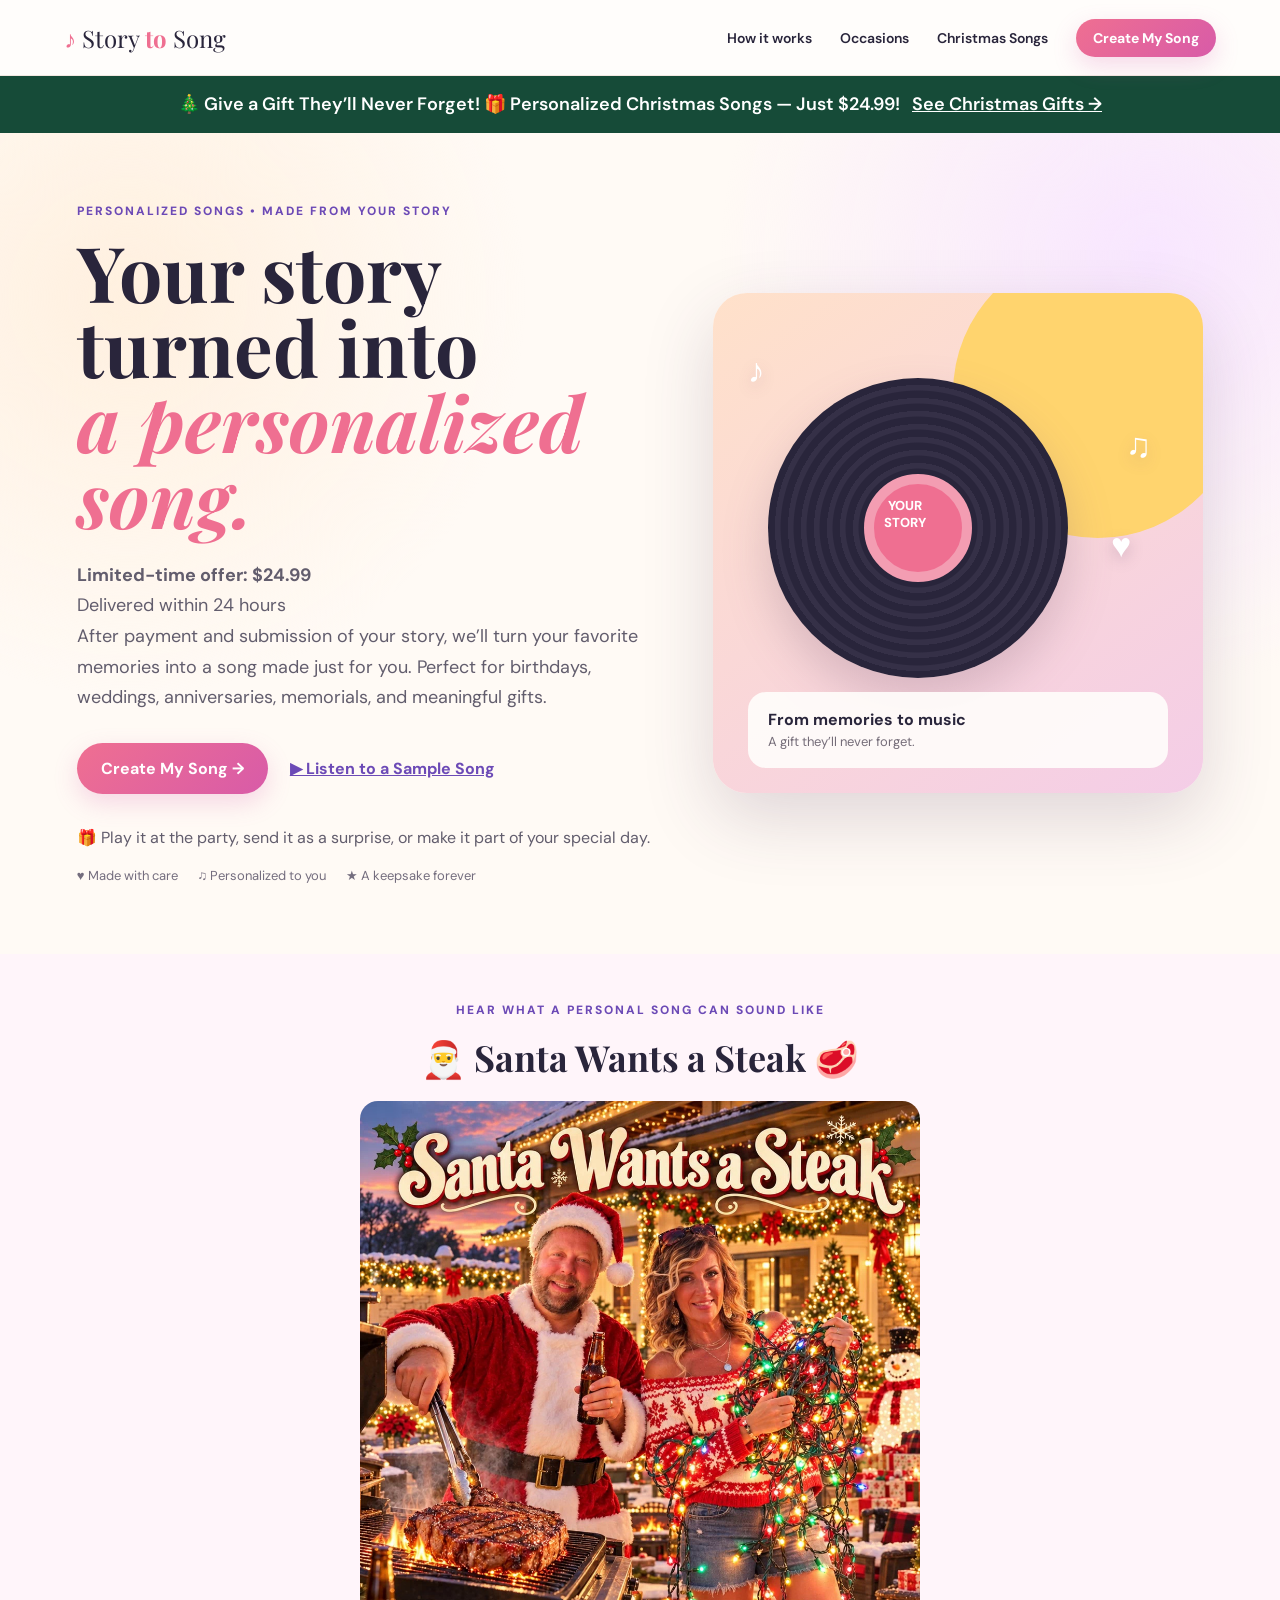
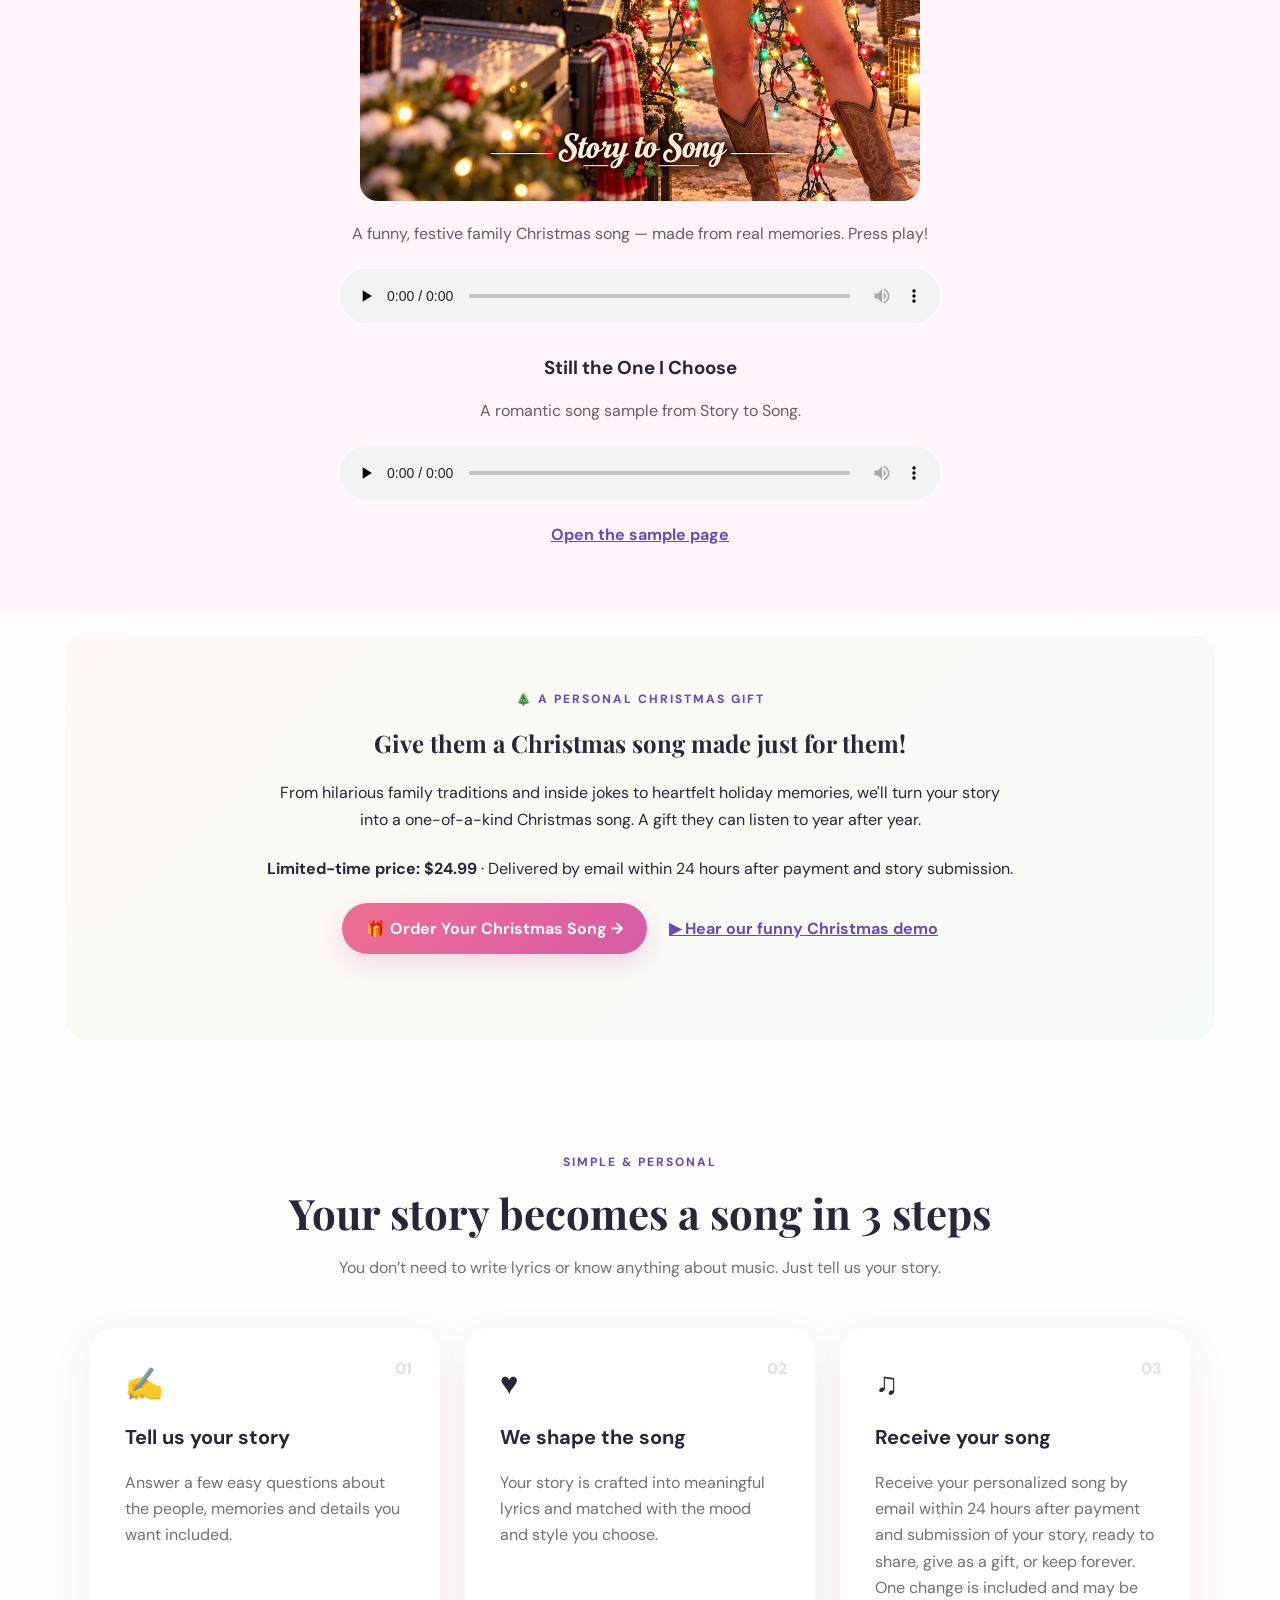
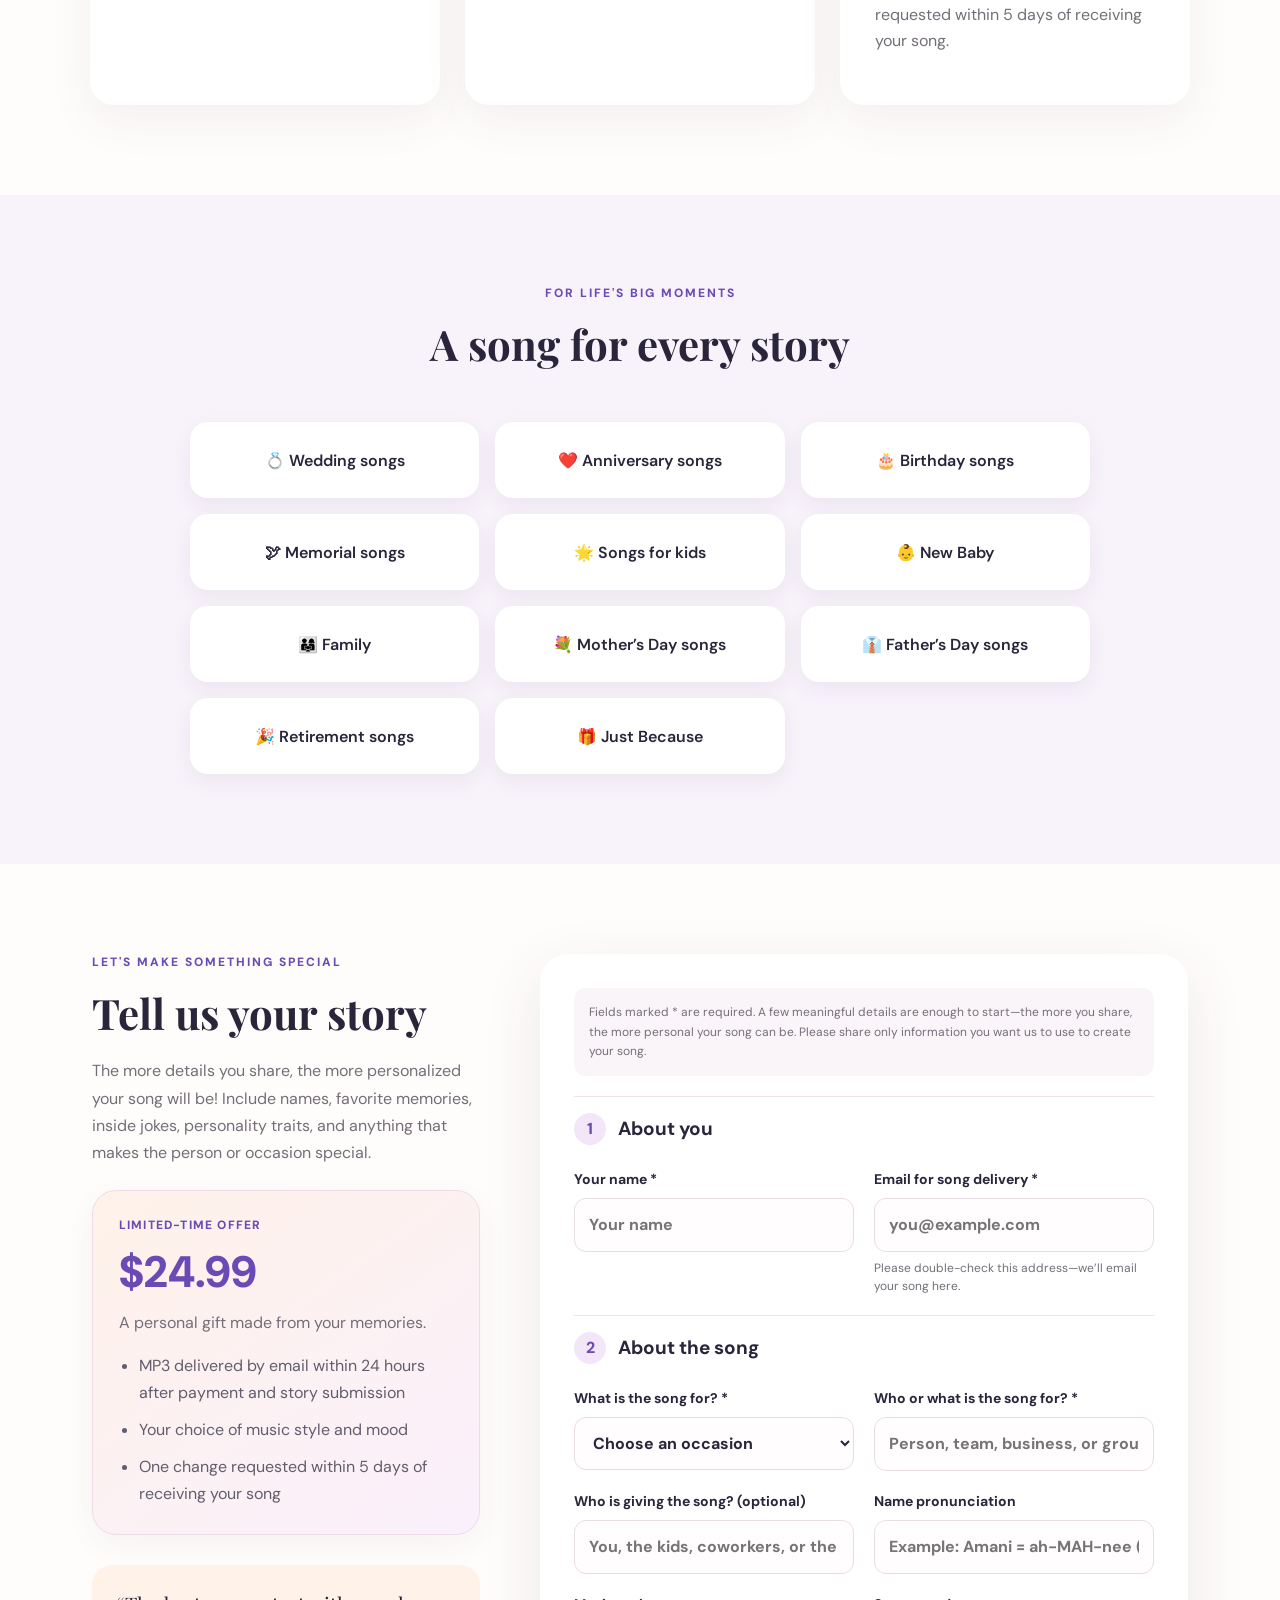
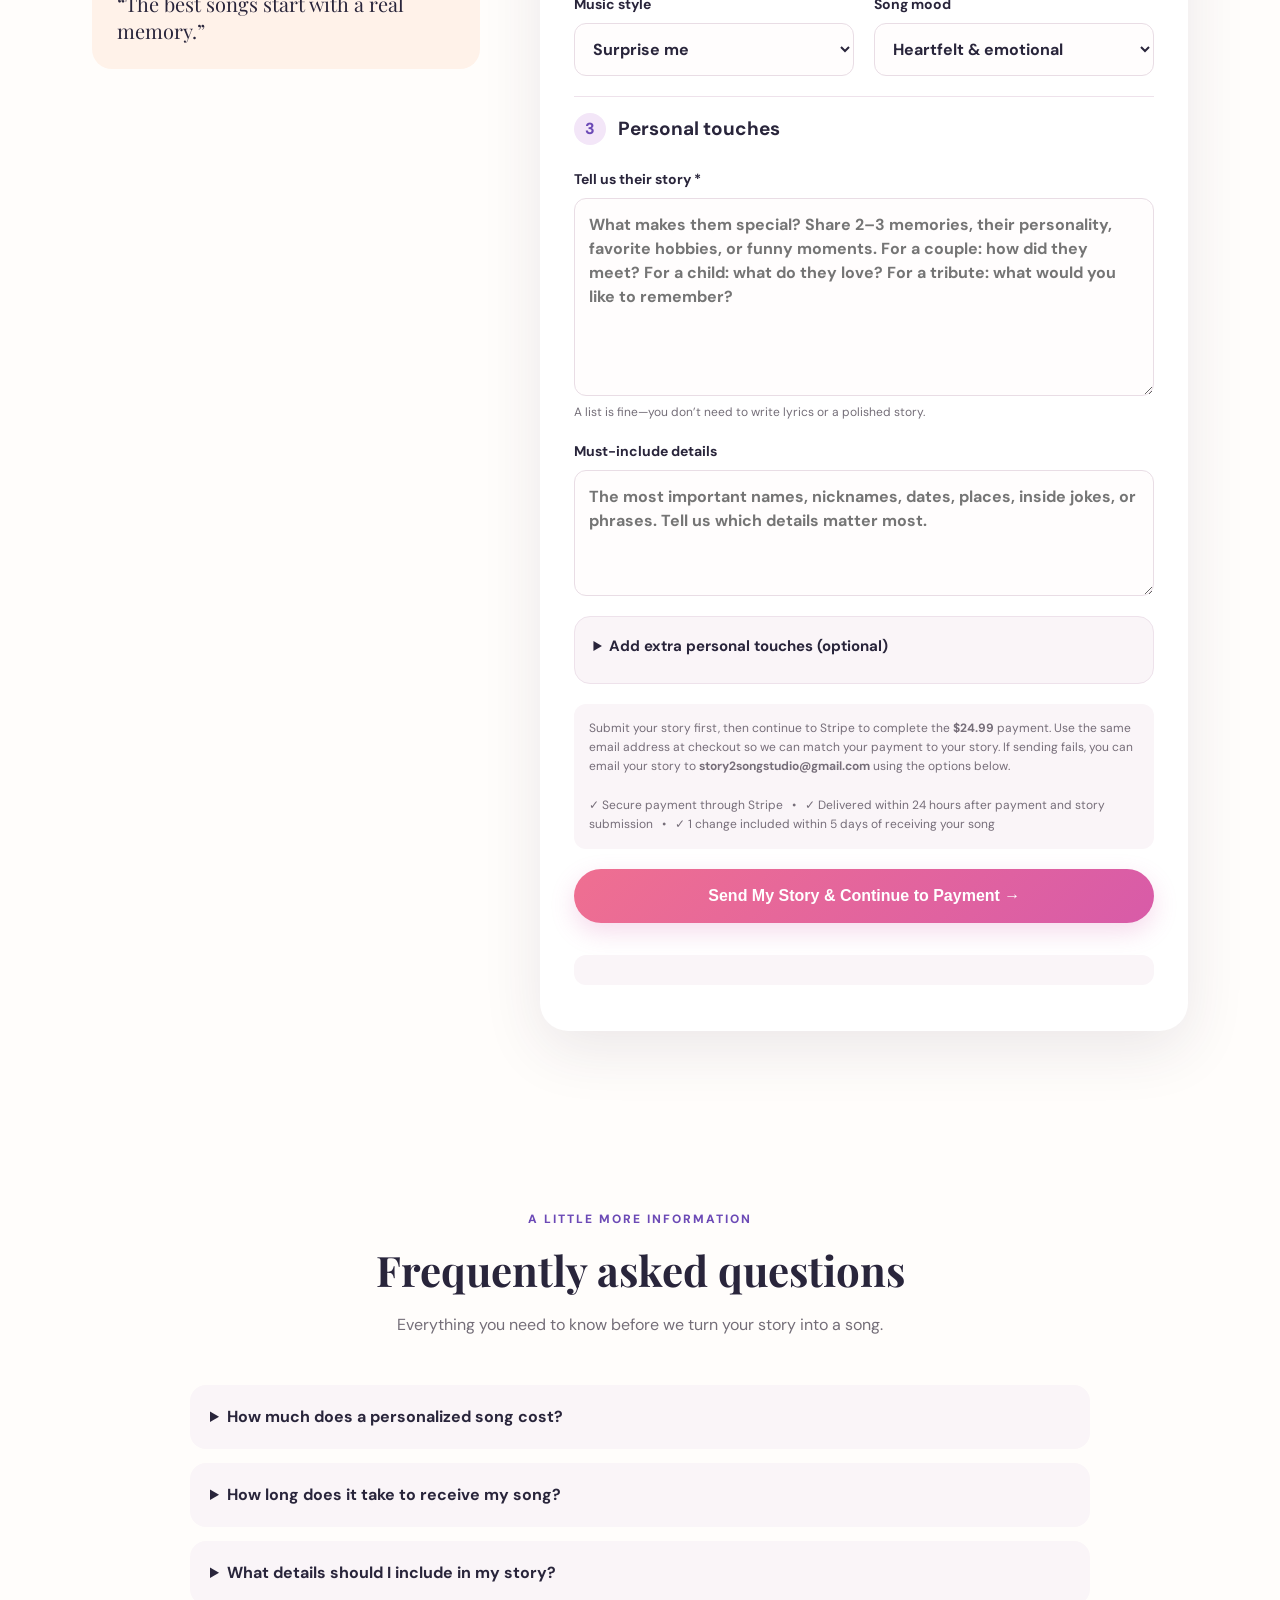
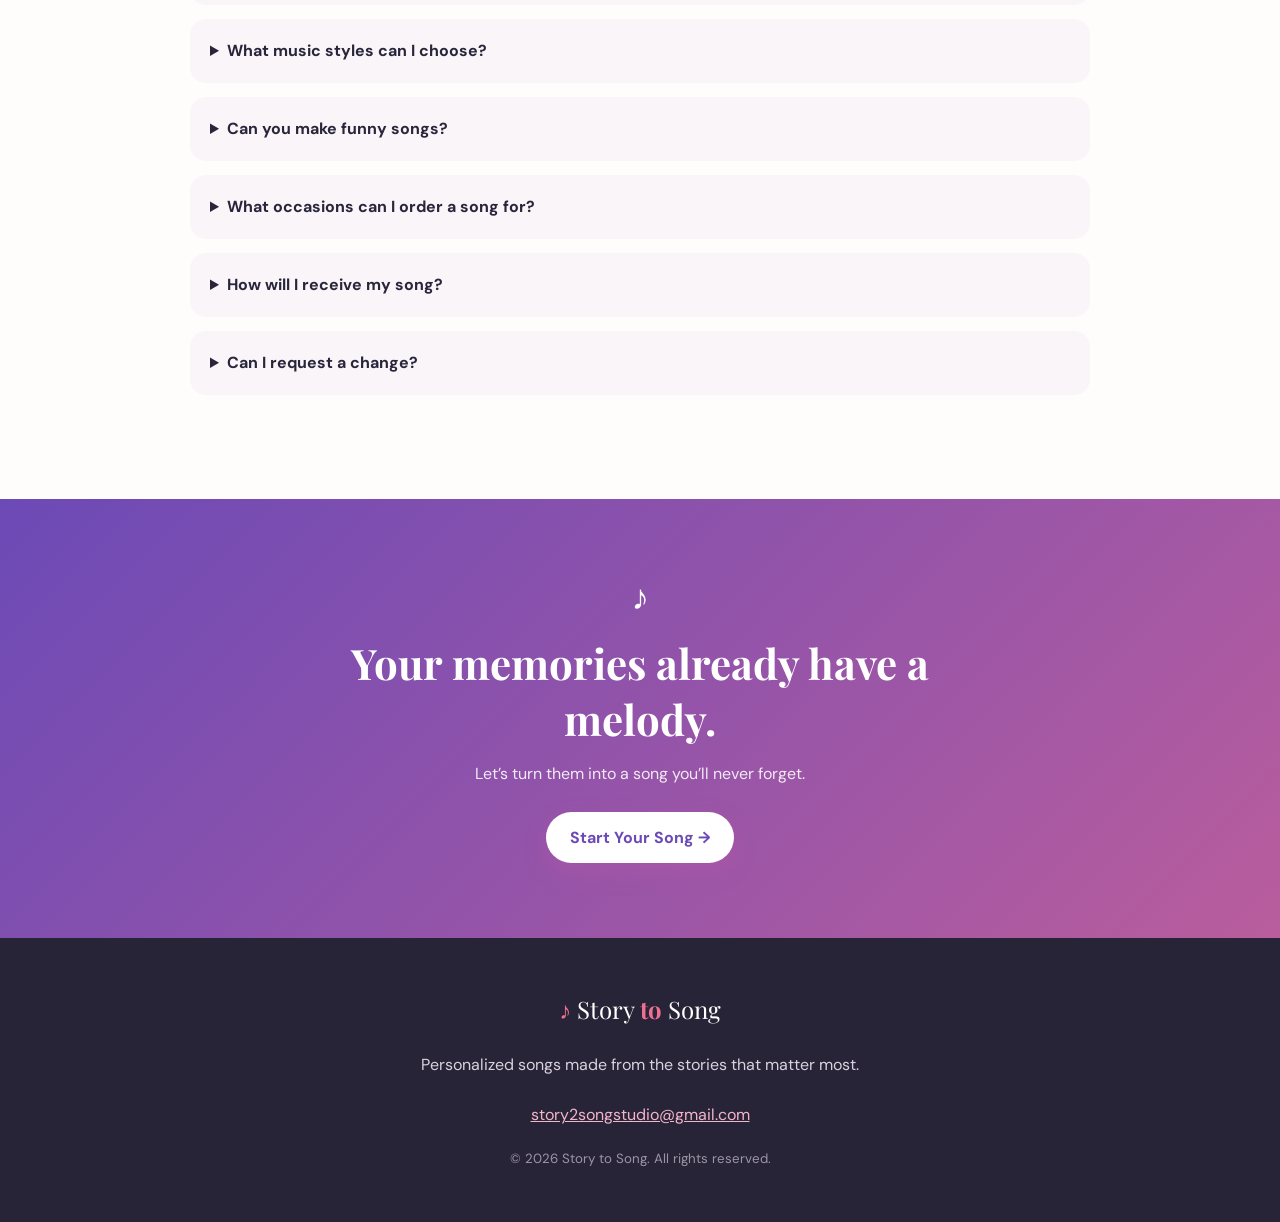
<file: index.html>
<!doctype html>
<html lang="en">
<head>
<meta charset="utf-8"><meta name="viewport" content="width=device-width,initial-scale=1">
<title>Personalized Songs for $24.99 — Limited-Time Offer | Story to Song</title><meta name="google-site-verification" content="diQPeTItn8uVHMgi2r_4hA7dIgFC9BQvYh_hadTd-2c" />
<meta name="description" content="Personalized songs for birthdays, weddings, anniversaries and memorials. Limited-time offer: $24.99, emailed within 24 hours after payment and story submission.">
<meta property="og:type" content="website">
<meta property="og:title" content="Story to Song | Personalized Songs for Every Occasion">
<meta property="og:description" content="Turn your special memories into a personalized song. Perfect for weddings, birthdays, anniversaries, memorials and more!">
<meta property="og:url" content="https://story-to-song-1.vercel.app/">
<meta property="og:image" content="https://story-to-song-1.vercel.app/Screenshot_20261009_060913_ChatGPT.jpg">
<meta name="twitter:card" content="summary_large_image"><link rel="preconnect" href="https://fonts.googleapis.com"><link rel="preconnect" href="https://fonts.gstatic.com" crossorigin>
<link href="https://fonts.googleapis.com/css2?family=DM+Sans:wght@400;500;600;700&family=Playfair+Display:wght@700;800&display=swap" rel="stylesheet">
<link rel="stylesheet" href="styles.css?v=20261020-mobile">
<link rel="canonical" href="https://story-to-song-1.vercel.app/">
</head>
<body>
<header class="nav"><a class="brand" href="#top"><span class="note">♪</span> Story <b>to</b> Song</a><nav><a href="#how">How it works</a><a href="#occasions">Occasions</a><a href="/christmas-songs.html">Christmas Songs</a><a href="#order" class="pill small">Create My Song</a></nav></header>
<div class="christmas-top-banner" role="region" aria-label="Christmas song gift offer" style="background:#164b38;color:#fff;text-align:center;padding:14px 16px;font-size:clamp(14px,3.5vw,18px);line-height:1.6;font-weight:600">🎄 Give a Gift They’ll Never Forget! 🎁 Personalized Christmas Songs — Just $24.99! <a href="/christmas-songs.html" style="color:#fff;text-decoration:underline;white-space:nowrap;margin-left:8px">See Christmas Gifts →</a></div>
<main id="top">
<section class="hero">
 <div class="hero-copy"><div class="eyebrow">PERSONALIZED SONGS • MADE FROM YOUR STORY</div><h1>Your story turned into<br><span>a personalized song.</span></h1><p><strong>Limited-time offer: $24.99</strong><br>Delivered within 24 hours<br>After payment and submission of your story, we’ll turn your favorite memories into a song made just for you. Perfect for birthdays, weddings, anniversaries, memorials, and meaningful gifts.</p><div class="actions"><a href="#order" class="pill">Create My Song →</a><a href="#listen" class="text-link">▶ Listen to a Sample Song</a></div><p style="font-size:16px">🎁 Play it at the party, send it as a surprise, or make it part of your special day.</p><div class="trust"><span>♥ Made with care</span><span>♫ Personalized to you</span><span>★ A keepsake forever</span></div></div>
 <div class="art-card"><div class="sun"></div><div class="record"><div class="label">YOUR<br>STORY</div></div><div class="float f1">♫</div><div class="float f2">♥</div><div class="float f3">♪</div><div class="caption"><strong>From memories to music</strong><br><span>A gift they’ll never forget.</span></div></div>
</section>
<section id="listen" class="sample-preview"><div class="eyebrow">HEAR WHAT A PERSONAL SONG CAN SOUND LIKE</div><h2>🎅 Santa Wants a Steak 🥩</h2><img src="santa-christmas-picture.jpg" alt="Funny Christmas scene for Santa Wants a Steak personalized song" loading="lazy" style="display:block;width:100%;max-width:560px;height:auto;margin:1.25rem auto;border-radius:18px;"><p>A funny, festive family Christmas song — made from real memories. Press play!</p><audio controls preload="none" aria-label="Santa Wants a Steak Christmas song"><source src="Santa%20Wants%20a%20Steak%20%F0%9F%8E%85%F0%9F%A5%A9.mp3" type="audio/mpeg">Your browser does not support audio playback.</audio><h3 style="margin-top:2rem">Still the One I Choose</h3><p>A romantic song sample from Story to Song.</p><audio controls preload="none" aria-label="Still the One I Choose song sample"><source src="Still%20the%20one%20I%20Choose%20(1).mp3" type="audio/mpeg">Your browser does not support audio playback. <a href="sample.html">Open the sample page</a>.</audio><p><a href="sample.html">Open the sample page</a></p></section>
<section id="christmas-gifts" class="section" style="background:linear-gradient(135deg,#fff8f4,#f5fbf5);text-align:center;padding:3.5rem 1.25rem;border-radius:22px;margin:1.5rem auto;max-width:1150px"><div class="eyebrow">🎄 A PERSONAL CHRISTMAS GIFT</div><h2>Give them a Christmas song made just for them!</h2><p style="max-width:720px;margin:1rem auto 1.5rem;line-height:1.7">From hilarious family traditions and inside jokes to heartfelt holiday memories, we'll turn your story into a one-of-a-kind Christmas song. A gift they can listen to year after year.</p><p><strong>Limited-time price: $24.99</strong> · Delivered by email within 24 hours after payment and story submission.</p><div class="actions" style="justify-content:center;margin-top:1.5rem"><a class="pill" href="#order" id="christmas-order-button">🎁 Order Your Christmas Song →</a><a class="text-link" href="#listen">▶ Hear our funny Christmas demo</a></div></section>
<section id="how" class="section"><div class="section-head"><div class="eyebrow">SIMPLE & PERSONAL</div><h2>Your story becomes a song in 3 steps</h2><p>You don’t need to write lyrics or know anything about music. Just tell us your story.</p></div><div class="steps"><article><div class="icon">✍</div><div class="num">01</div><h3>Tell us your story</h3><p>Answer a few easy questions about the people, memories and details you want included.</p></article><article><div class="icon">♥</div><div class="num">02</div><h3>We shape the song</h3><p>Your story is crafted into meaningful lyrics and matched with the mood and style you choose.</p></article><article><div class="icon">♫</div><div class="num">03</div><h3>Receive your song</h3><p>Receive your personalized song by email within 24 hours after payment and submission of your story, ready to share, give as a gift, or keep forever. One change is included and may be requested within 5 days of receiving your song.</p></article></div></section>
<section id="occasions" class="occasions"><div class="section-head"><div class="eyebrow">FOR LIFE'S BIG MOMENTS</div><h2>A song for every story</h2></div><div class="chips occasion-cards"><span><a href="wedding-songs.html" style="color:inherit;text-decoration:underline">💍 Wedding songs</a></span><span><a href="anniversary-songs.html" style="color:inherit;text-decoration:underline">❤️ Anniversary songs</a></span><span><a href="birthday-songs.html" style="color:inherit;text-decoration:underline">🎂 Birthday songs</a></span><span><a href="memorial-songs.html" style="color:inherit;text-decoration:underline">🕊 Memorial songs</a></span><span><a href="kids-songs.html" style="color:inherit;text-decoration:underline">🌟 Songs for kids</a></span><span>👶 New Baby</span><span>👨‍👩‍👧 Family</span><span><a href="mothers-day-songs.html" style="color:inherit;text-decoration:underline">💐 Mother’s Day songs</a></span><span><a href="fathers-day-songs.html" style="color:inherit;text-decoration:underline">👔 Father’s Day songs</a></span><span><a href="retirement-songs.html" style="color:inherit;text-decoration:underline">🎉 Retirement songs</a></span><span>🎁 Just Because</span></div></section>
<section id="order" class="order"><div class="order-intro"><div class="eyebrow">LET'S MAKE SOMETHING SPECIAL</div><h2>Tell us your story</h2><p>The more details you share, the more personalized your song will be! Include names, favorite memories, inside jokes, personality traits, and anything that makes the person or occasion special.</p><div class="price-card"><span class="eyebrow">LIMITED-TIME OFFER</span><div class="price-amount">$24.99</div><p>A personal gift made from your memories.</p><ul><li>MP3 delivered by email within 24 hours after payment and story submission</li><li>Your choice of music style and mood</li><li>One change requested within 5 days of receiving your song</li></ul></div><div class="quote">“The best songs start with a real memory.”</div></div>
<form id="songForm" class="form" action="https://formspree.io/f/myekqjep" method="POST"> 
<input type="hidden" name="_subject" value="New Story to Song Request">
<input type="text" name="_honey" style="display:none">
<div class="full form-note">Fields marked * are required. A few meaningful details are enough to start—the more you share, the more personal your song can be. Please share only information you want us to use to create your song.</div>
<div class="form-section-heading full"><span>1</span><h3>About you</h3></div>
<label>Your name *<input name="Name" autocomplete="name" required placeholder="Your name"></label>
<label>Email for song delivery *<input type="email" name="Email" autocomplete="email" required placeholder="you@example.com"><small>Please double-check this address—we’ll email your song here.</small></label>
<div class="form-section-heading full"><span>2</span><h3>About the song</h3></div>
<label>What is the song for? *<select name="Occasion" required><option value="">Choose an occasion</option><option>Wedding</option><option>Anniversary</option><option>Birthday</option><option>Memorial / Celebration of Life</option><option>New Baby</option><option>Mother's Day</option><option>Father's Day</option><option>Retirement</option><option>Kids’ Song</option><option>Holiday / Christmas</option><option>Graduation</option><option>Family</option><option>Just Because</option><option>Other</option></select></label>
<label id="otherOccasionField" class="full">Please describe the other occasion *<input id="otherOccasion" name="Other occasion" placeholder="Example: promotion, thank-you, or a special family celebration"></label>
<label>Who or what is the song for? *<input name="Song for" required placeholder="Person, team, business, or group"></label>
<label>Who is giving the song? (optional)<input name="Song from" placeholder="You, the kids, coworkers, or the whole family"></label>
<label>Name pronunciation<input name="Name pronunciation" placeholder="Example: Amani = ah-MAH-nee (optional)"></label>
<label>Music style<select name="Music style"><option>Surprise me</option><option>Country</option><option>Pop</option><option>Acoustic / Singer-songwriter</option><option>Rock</option><option>R&B / Soul</option><option>Christian / Inspirational</option><option>Folk</option><option>Other</option></select></label>
<label id="otherMusicStyleField" class="full" hidden>Please describe the music style *<input id="otherMusicStyle" name="Other style requests" disabled placeholder="Example: bluegrass, rap, jazz, or a country-rock mix"></label>
<label>Song mood<select name="Mood"><option>Heartfelt & emotional</option><option>Happy & uplifting</option><option>Romantic</option><option>Fun & playful</option><option>Hopeful & inspirational</option><option>Gentle & reflective</option></select></label>
<div class="form-section-heading full"><span>3</span><h3>Personal touches</h3></div>
<label class="full">Tell us their story *<textarea name="Story" required rows="7" placeholder="What makes them special? Share 2–3 memories, their personality, favorite hobbies, or funny moments. For a couple: how did they meet? For a child: what do they love? For a tribute: what would you like to remember?"></textarea><small>A list is fine—you don’t need to write lyrics or a polished story.</small></label>
<label class="full">Must-include details<textarea name="Must include" rows="4" placeholder="The most important names, nicknames, dates, places, inside jokes, or phrases. Tell us which details matter most."></textarea></label>
<details class="optional-details full"><summary>Add extra personal touches (optional)</summary><p>Share a message, topics to avoid, style requests, or voice preferences.</p><div class="optional-fields"><label class="full">What message should the song express?<textarea name="Main message" rows="3" placeholder="Example: Thank you for always being there, happy birthday, or I still choose you every day (optional)."></textarea></label>
<label class="full">Anything to avoid?<textarea name="Topics to avoid" rows="3" placeholder="Names, jokes, sensitive memories, or religious language you want left out (optional)."></textarea></label>

<label>Preferred voice<select name="Voice"><option>No preference</option><option>Male</option><option>Female</option></select></label>
<label>How emotional?<select name="Emotion"><option>Balanced</option><option>Make me cry</option><option>Keep it light</option></select></label>
</div></details>
<div class="full form-note">Submit your story first, then continue to Stripe to complete the <b>$24.99</b> payment. Use the same email address at checkout so we can match your payment to your story. If sending fails, you can email your story to <b>story2songstudio@gmail.com</b> using the options below.<br><br>✓ Secure payment through Stripe &nbsp; • &nbsp; ✓ Delivered within 24 hours after payment and story submission &nbsp; • &nbsp; ✓ 1 change included within 5 days of receiving your song</div>
<button class="pill submit" type="submit">Send My Story & Continue to Payment →</button>
<p id="orderStatus" class="full form-note" role="status" aria-live="polite"></p>
<div id="orderFallback" class="full form-note" hidden>
<p>If sending keeps failing, email your story to <b>story2songstudio@gmail.com</b>. If an email does not open or include the full story, copy the text below and paste it into your email.</p>
<p><a id="emailStory" href="mailto:story2songstudio@gmail.com">Open email with my story</a></p>
<button id="copyStory" type="button">Copy my story</button>
<label>Your story for email<textarea id="storyCopy" readonly rows="8"></textarea></label>
<p>After you send the email, <a href="https://buy.stripe.com/bJefZi2F82bZdnucUn53O03">continue to secure payment — $24.99</a>. Use the same email address at checkout so we can match your payment to your story. Please pay only once.</p>
</div>
</form></section>
<section id="faq" class="section"><div class="section-head"><div class="eyebrow">A LITTLE MORE INFORMATION</div><h2>Frequently asked questions</h2><p>Everything you need to know before we turn your story into a song.</p></div><div style="max-width:900px;margin:auto"><details style="background:#faf5f8;border-radius:16px;padding:20px;margin-bottom:14px"><summary style="cursor:pointer;font-weight:700;line-height:1.5">How much does a personalized song cost?</summary><p style="line-height:1.7;color:#625d6d;margin-bottom:0">For a limited time, a personalized song costs $24.99. One change is included when requested within 5 days of receiving your song.</p></details>
<details style="background:#faf5f8;border-radius:16px;padding:20px;margin-bottom:14px"><summary style="cursor:pointer;font-weight:700;line-height:1.5">How long does it take to receive my song?</summary><p style="line-height:1.7;color:#625d6d;margin-bottom:0">You’ll receive your personalized song by email within 24 hours after payment and submission of your story.</p></details>
<details style="background:#faf5f8;border-radius:16px;padding:20px;margin-bottom:14px"><summary style="cursor:pointer;font-weight:700;line-height:1.5">What details should I include in my story?</summary><p style="line-height:1.7;color:#625d6d;margin-bottom:0">The more details you share, the more personalized your song will be! Include names, favorite memories, inside jokes, personality traits, and anything that makes the person or occasion special.</p></details>
<details style="background:#faf5f8;border-radius:16px;padding:20px;margin-bottom:14px"><summary style="cursor:pointer;font-weight:700;line-height:1.5">What music styles can I choose?</summary><p style="line-height:1.7;color:#625d6d;margin-bottom:0">Choose from country, pop, acoustic / singer-songwriter, rock, R&B / soul, Christian / inspirational, or folk. You can also select “Surprise me” or “Other” and tell us the style you have in mind.</p></details>
<details style="background:#faf5f8;border-radius:16px;padding:20px;margin-bottom:14px"><summary style="cursor:pointer;font-weight:700;line-height:1.5">Can you make funny songs?</summary><p style="line-height:1.7;color:#625d6d;margin-bottom:0">Yes! We can create heartfelt, funny, uplifting, or playful songs to fit the person and occasion.</p></details>
<details style="background:#faf5f8;border-radius:16px;padding:20px;margin-bottom:14px"><summary style="cursor:pointer;font-weight:700;line-height:1.5">What occasions can I order a song for?</summary><p style="line-height:1.7;color:#625d6d;margin-bottom:0">Birthdays, weddings, anniversaries, memorials, holidays, family celebrations, or just because.</p></details>
<details style="background:#faf5f8;border-radius:16px;padding:20px;margin-bottom:14px"><summary style="cursor:pointer;font-weight:700;line-height:1.5">How will I receive my song?</summary><p style="line-height:1.7;color:#625d6d;margin-bottom:0">We’ll email you an MP3 file you can download, keep, and share.</p></details>
<details style="background:#faf5f8;border-radius:16px;padding:20px;margin-bottom:14px"><summary style="cursor:pointer;font-weight:700;line-height:1.5">Can I request a change?</summary><p style="line-height:1.7;color:#625d6d;margin-bottom:0">One change is included when requested within 5 days of receiving your song.</p></details></div></section>
<section class="cta"><div><span>♪</span><h2>Your memories already have a melody.</h2><p>Let’s turn them into a song you’ll never forget.</p><a href="#order" class="pill light">Start Your Song →</a></div></section>
</main>
<footer><a class="brand" href="#top"><span class="note">♪</span> Story <b>to</b> Song</a><p>Personalized songs made from the stories that matter most.</p><a href="mailto:story2songstudio@gmail.com">story2songstudio@gmail.com</a><small>© 2026 Story to Song. All rights reserved.</small></footer>

<script>
(function () {
  const occasion = document.querySelector('select[name="Occasion"]');
  const field = document.getElementById('otherOccasionField');
  const input = document.getElementById('otherOccasion');
  if (!occasion || !field || !input) return;
  function updateOtherOccasion() {
    const isOther = occasion.value === 'Other';
    field.hidden = !isOther;
    field.style.display = isOther ? '' : 'none';
    input.disabled = !isOther;
    input.required = isOther;
  }
  occasion.addEventListener('change', updateOtherOccasion);
  window.addEventListener('pageshow', updateOtherOccasion);
  updateOtherOccasion();
})();
</script>
<script>

(function () {
  const form = document.getElementById('songForm');
  const button = form.querySelector('button[type="submit"]');
  const status = document.getElementById('orderStatus');
  const fallback = document.getElementById('orderFallback');
  const emailLink = document.getElementById('emailStory');
  const copyButton = document.getElementById('copyStory');
  const storyCopy = document.getElementById('storyCopy');
  const thankYou = '/thank-you.html';
  let sending = false;
  copyButton.addEventListener('click', async function () {
    try {
      await navigator.clipboard.writeText(storyCopy.value);
      status.textContent = 'Story copied. Paste it into an email to story2songstudio@gmail.com.';
    } catch (_) {
      storyCopy.focus();
      storyCopy.select();
      status.textContent = 'Select and copy the story below, then email it to story2songstudio@gmail.com.';
    }
  });
  form.addEventListener('submit', async function (event) {
    event.preventDefault();
    if (sending || !form.reportValidity()) return;
    const data = new FormData(form);
    if (data.get('_honey')) return;
    const lines = [];
    const payload = {};
    for (const [name, value] of data.entries()) {
      if (name.startsWith('_')) continue;
      payload[name] = value;
      lines.push(name + ': ' + value);
    }
    payload._subject = 'New Story to Song Request';
    const story = lines.join('\n\n');
    storyCopy.value = story;
    emailLink.href = 'mailto:story2songstudio@gmail.com?subject=' +
      encodeURIComponent('Story to Song order') + '&body=' + encodeURIComponent(story);
    fallback.hidden = true;
    sending = true;
    button.disabled = true;
    button.textContent = 'Sending your story…';
    status.textContent = 'Sending your story. Please wait…';
    const controller = new AbortController();
    const timeout = setTimeout(function () { controller.abort(); }, 45000);
    try {
      const response = await fetch('/api/submit-order', {
        method: 'POST',
        headers: { 'Content-Type': 'application/json', 'Accept': 'application/json' },
        body: JSON.stringify(payload),
        signal: controller.signal
      });
      if (!response.ok) {
        const failure = await response.json().catch(() => ({}));
        throw new Error(failure.message || 'Order service unavailable');
      }
      let result;
      try { result = await response.json(); } catch (_) { throw new Error('Invalid confirmation'); }
      if (result.success !== true && result.success !== 'true') throw new Error('Submission not confirmed');
      status.textContent = 'Your story was submitted. Opening the next step…';
      window.location.assign(thankYou);
    } catch (error) {
      const reason = error.name === 'AbortError' ? 'Confirmation timed out' : error instanceof TypeError ? 'Connection interrupted' : error.message;
      status.textContent = reason + '. ' + 'We could not confirm that your story was sent. Your details are still here. Try again, or email your story using the options below before paying.';
      fallback.hidden = false;
    } finally {
      clearTimeout(timeout);
      sending = false;
      button.disabled = false;
      button.textContent = 'Send My Story & Continue to Payment →';
    }
  });
})();
</script>
<script>
(function () {
  const style = document.querySelector('select[name="Music style"]');
  const field = document.getElementById('otherMusicStyleField');
  const input = document.getElementById('otherMusicStyle');
  if (!style || !field || !input) return;
  function updateOtherMusicStyle() {
    const isOther = style.value === 'Other';
    field.hidden = !isOther;
    field.style.display = isOther ? '' : 'none';
    input.disabled = !isOther;
    input.required = isOther;
  }
  style.addEventListener('change', updateOtherMusicStyle);
  window.addEventListener('pageshow', updateOtherMusicStyle);
  updateOtherMusicStyle();
})();
</script>
</body></html>
</file>
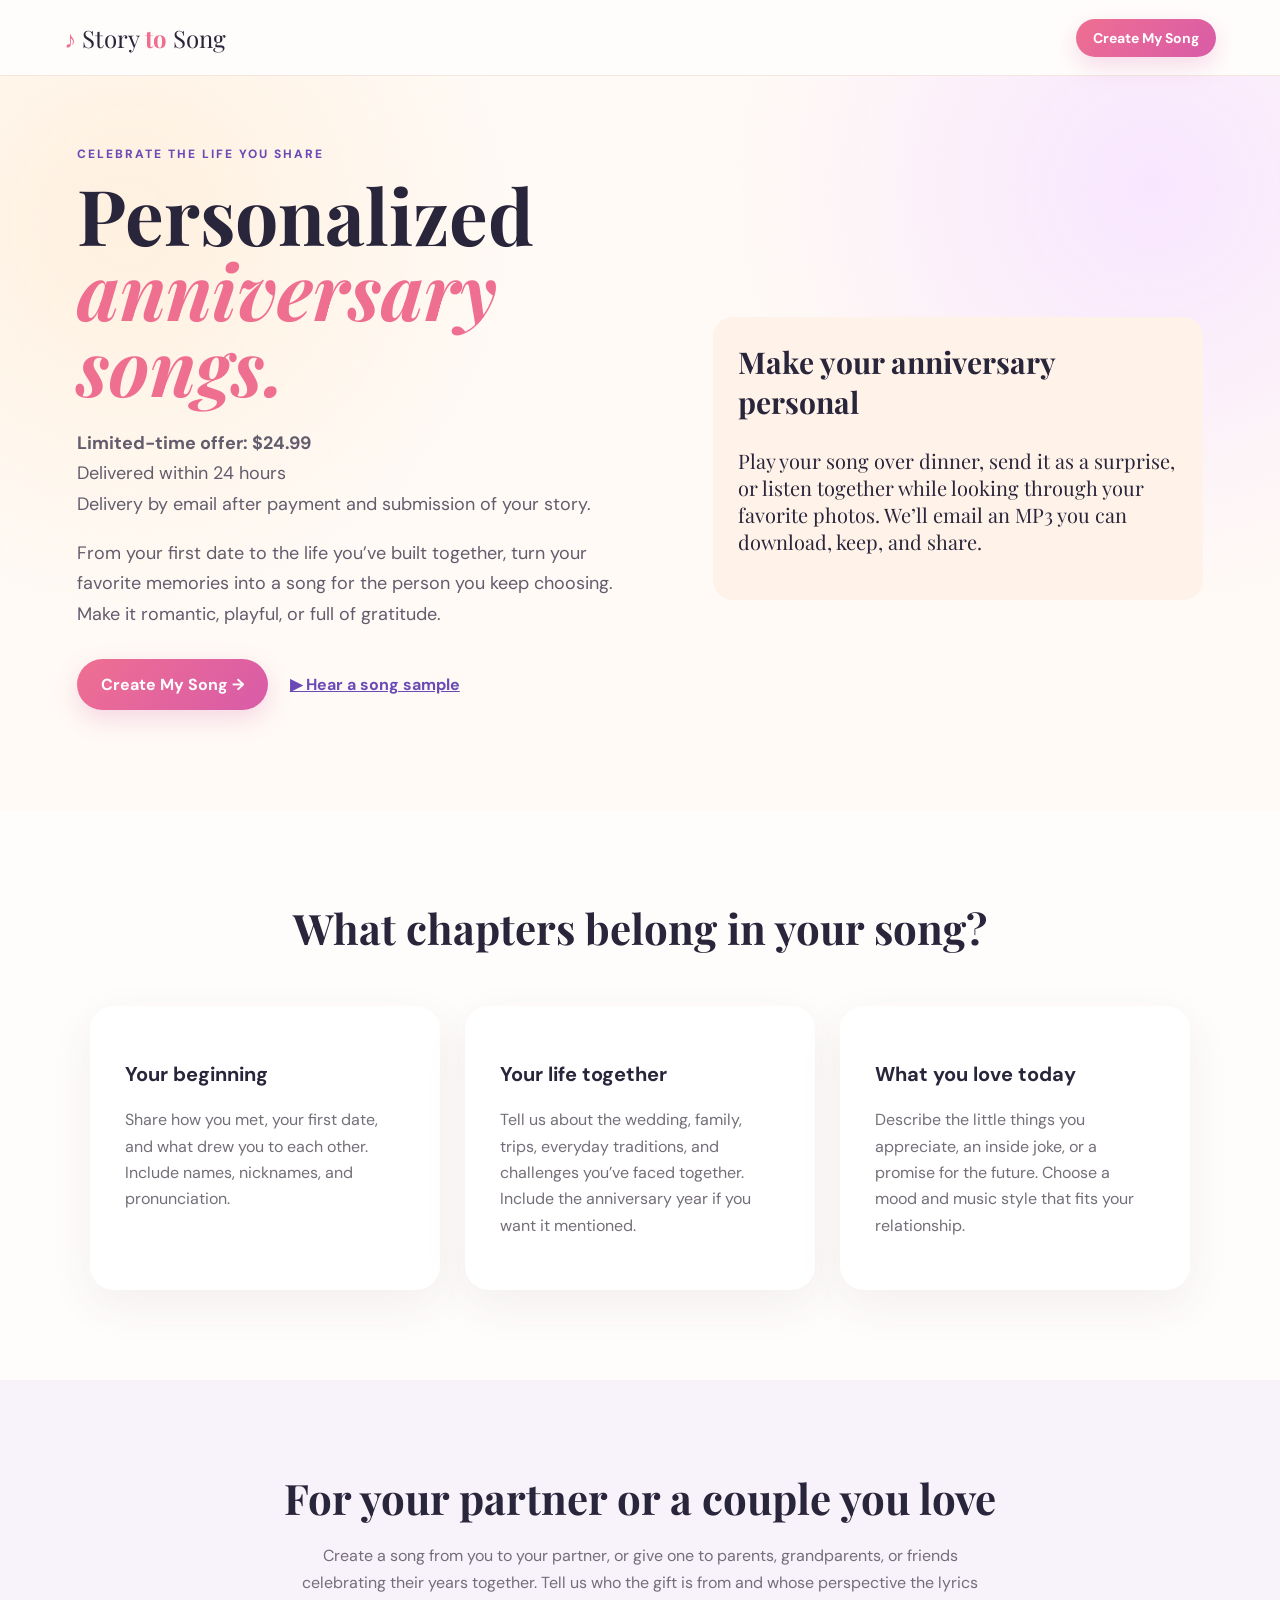
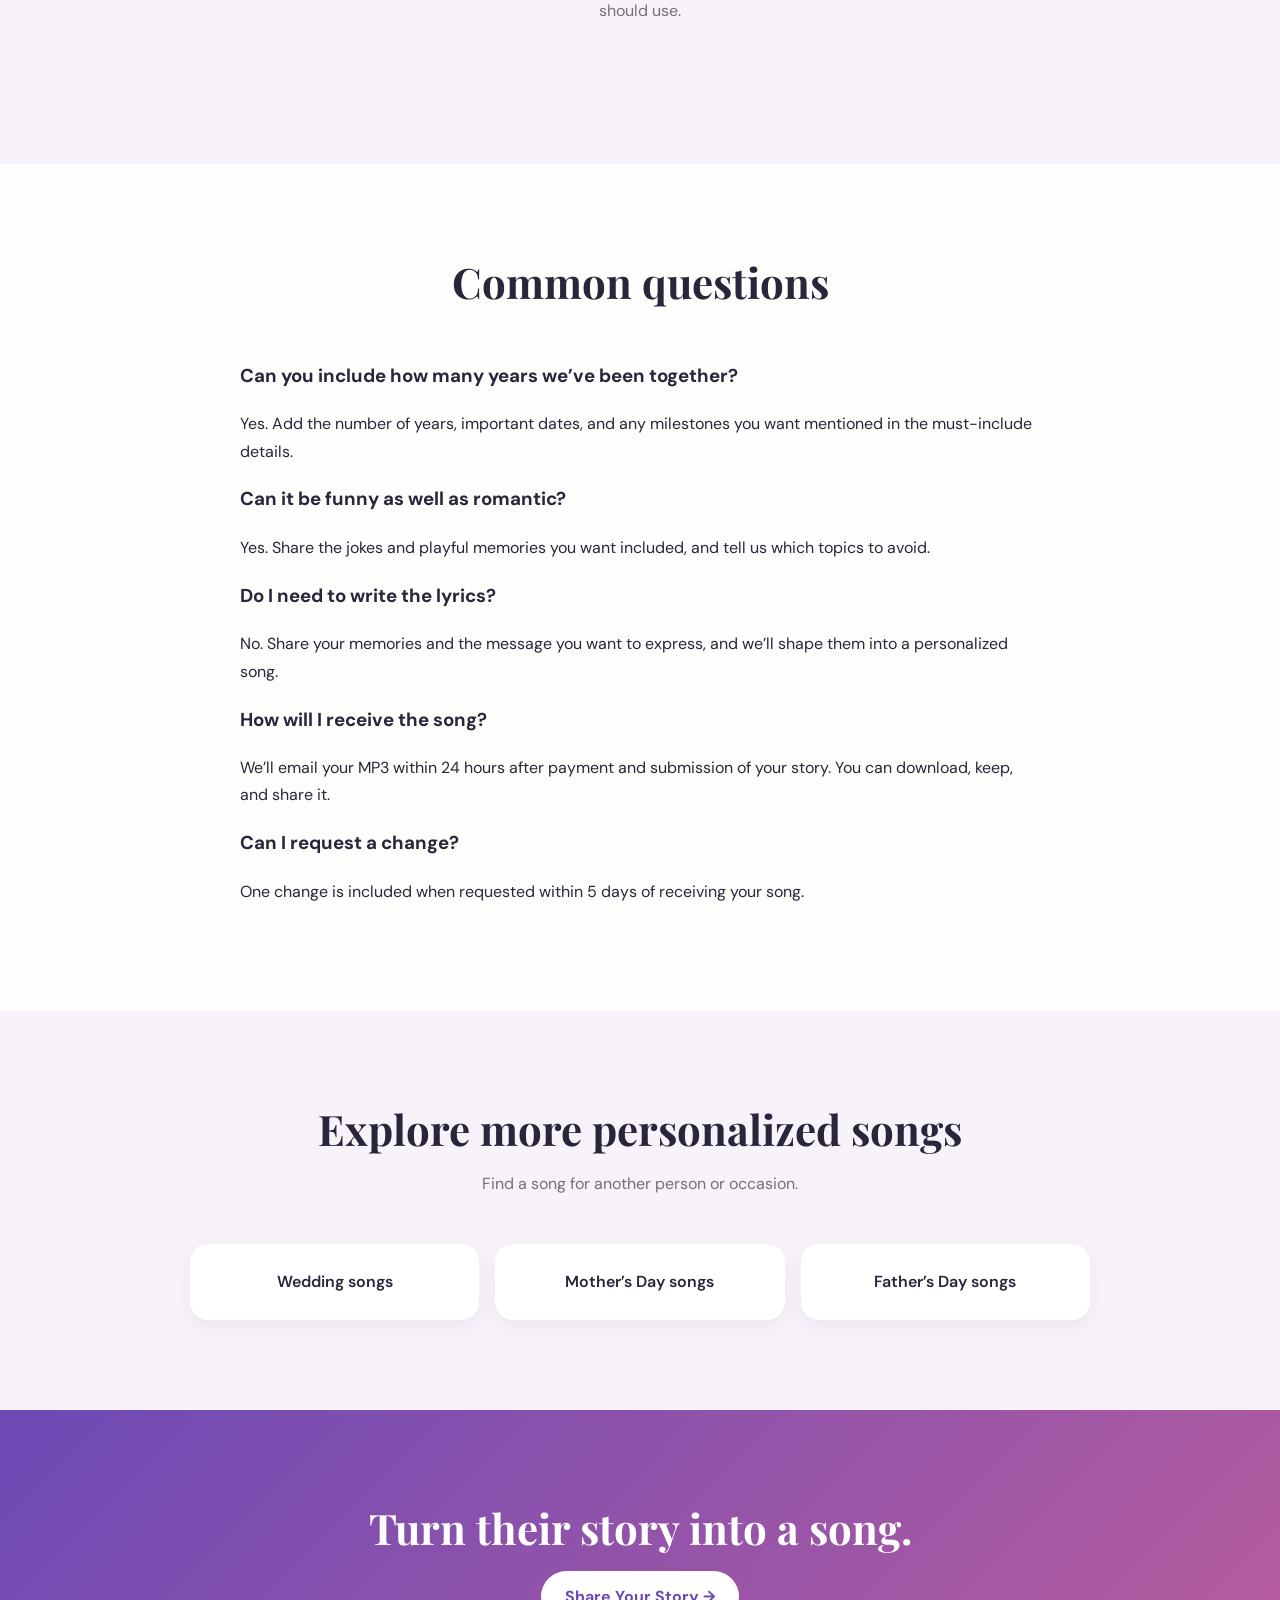
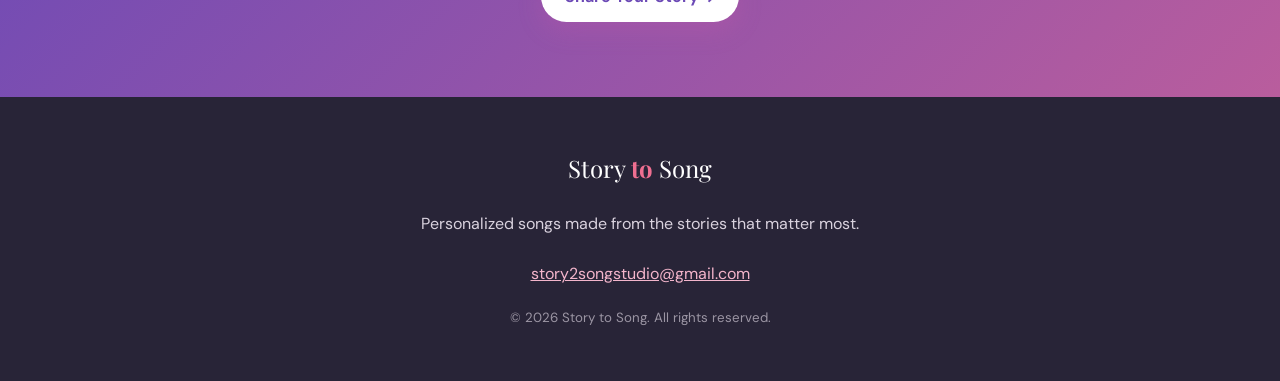
<file: anniversary-songs.html>
<!doctype html><html lang="en"><head><meta charset="utf-8"><meta name="viewport" content="width=device-width,initial-scale=1"><title>Personalized Anniversary Songs | Story to Song</title><meta name="description" content="Celebrate your years together with a personalized anniversary song. $24.99 for a limited time, emailed within 24 hours after payment and story submission."><link rel="canonical" href="https://story-to-song-1.vercel.app/anniversary-songs.html"><meta property="og:type" content="website"><meta property="og:title" content="Personalized Anniversary Songs | Story to Song"><meta property="og:description" content="Celebrate your years together with a personalized anniversary song. $24.99 for a limited time, emailed within 24 hours after payment and story submission."><meta property="og:url" content="https://story-to-song-1.vercel.app/anniversary-songs.html"><meta property="og:image" content="https://story-to-song-1.vercel.app/Screenshot_20261009_060913_ChatGPT.jpg"><meta name="twitter:card" content="summary_large_image"><link rel="preconnect" href="https://fonts.googleapis.com"><link rel="preconnect" href="https://fonts.gstatic.com" crossorigin><link href="https://fonts.googleapis.com/css2?family=DM+Sans:wght@400;500;600;700&amp;family=Playfair+Display:wght@700;800&amp;display=swap" rel="stylesheet"><link rel="stylesheet" href="styles.css"></head><body>
<header class="nav"><a class="brand" href="index.html"><span class="note">♪</span> Story <b>to</b> Song</a><nav><a href="index.html#order" class="pill small">Create My Song</a></nav></header>
<main><section class="hero"><div class="hero-copy"><div class="eyebrow">CELEBRATE THE LIFE YOU SHARE</div><h1>Personalized<br><span>anniversary songs.</span></h1><p><strong>Limited-time offer: $24.99</strong><br>Delivered within 24 hours<br>Delivery by email after payment and submission of your story.</p><p>From your first date to the life you’ve built together, turn your favorite memories into a song for the person you keep choosing. Make it romantic, playful, or full of gratitude.</p><div class="actions"><a href="index.html#order" class="pill">Create My Song →</a><a href="sample.html" class="text-link">▶ Hear a song sample</a></div></div><div class="quote"><h2 style="margin-top:0">Make your anniversary personal</h2><p>Play your song over dinner, send it as a surprise, or listen together while looking through your favorite photos. We’ll email an MP3 you can download, keep, and share.</p></div></section><section class="section"><div class="section-head"><h2>What chapters belong in your song?</h2></div><div class="steps"><article><h3>Your beginning</h3><p>Share how you met, your first date, and what drew you to each other. Include names, nicknames, and pronunciation.</p></article><article><h3>Your life together</h3><p>Tell us about the wedding, family, trips, everyday traditions, and challenges you’ve faced together. Include the anniversary year if you want it mentioned.</p></article><article><h3>What you love today</h3><p>Describe the little things you appreciate, an inside joke, or a promise for the future. Choose a mood and music style that fits your relationship.</p></article></div></section><section class="occasions"><div class="section-head"><h2>For your partner or a couple you love</h2><p style="line-height:1.7">Create a song from you to your partner, or give one to parents, grandparents, or friends celebrating their years together. Tell us who the gift is from and whose perspective the lyrics should use.</p></div></section><section class="section"><div class="section-head"><h2>Common questions</h2></div><div style="max-width:800px;margin:auto;line-height:1.7"><h3>Can you include how many years we’ve been together?</h3><p>Yes. Add the number of years, important dates, and any milestones you want mentioned in the must-include details.</p><h3>Can it be funny as well as romantic?</h3><p>Yes. Share the jokes and playful memories you want included, and tell us which topics to avoid.</p><h3>Do I need to write the lyrics?</h3><p>No. Share your memories and the message you want to express, and we’ll shape them into a personalized song.</p><h3>How will I receive the song?</h3><p>We’ll email your MP3 within 24 hours after payment and submission of your story. You can download, keep, and share it.</p><h3>Can I request a change?</h3><p>One change is included when requested within 5 days of receiving your song.</p></div></section><section class="occasions" id="related-songs" aria-labelledby="related-songs-heading"><div class="section-head"><h2 id="related-songs-heading">Explore more personalized songs</h2><p>Find a song for another person or occasion.</p></div><div class="chips occasion-cards"><span><a href="wedding-songs.html" style="color:inherit">Wedding songs</a></span><span><a href="mothers-day-songs.html" style="color:inherit">Mother’s Day songs</a></span><span><a href="fathers-day-songs.html" style="color:inherit">Father’s Day songs</a></span></div></section>
<section class="cta"><div><h2>Turn their story into a song.</h2><a href="index.html#order" class="pill light">Share Your Story →</a></div></section></main><footer><a class="brand" href="index.html">Story <b>to</b> Song</a><p>Personalized songs made from the stories that matter most.</p><a href="mailto:story2songstudio@gmail.com">story2songstudio@gmail.com</a><small>© 2026 Story to Song. All rights reserved.</small></footer>
</body></html>
</file>
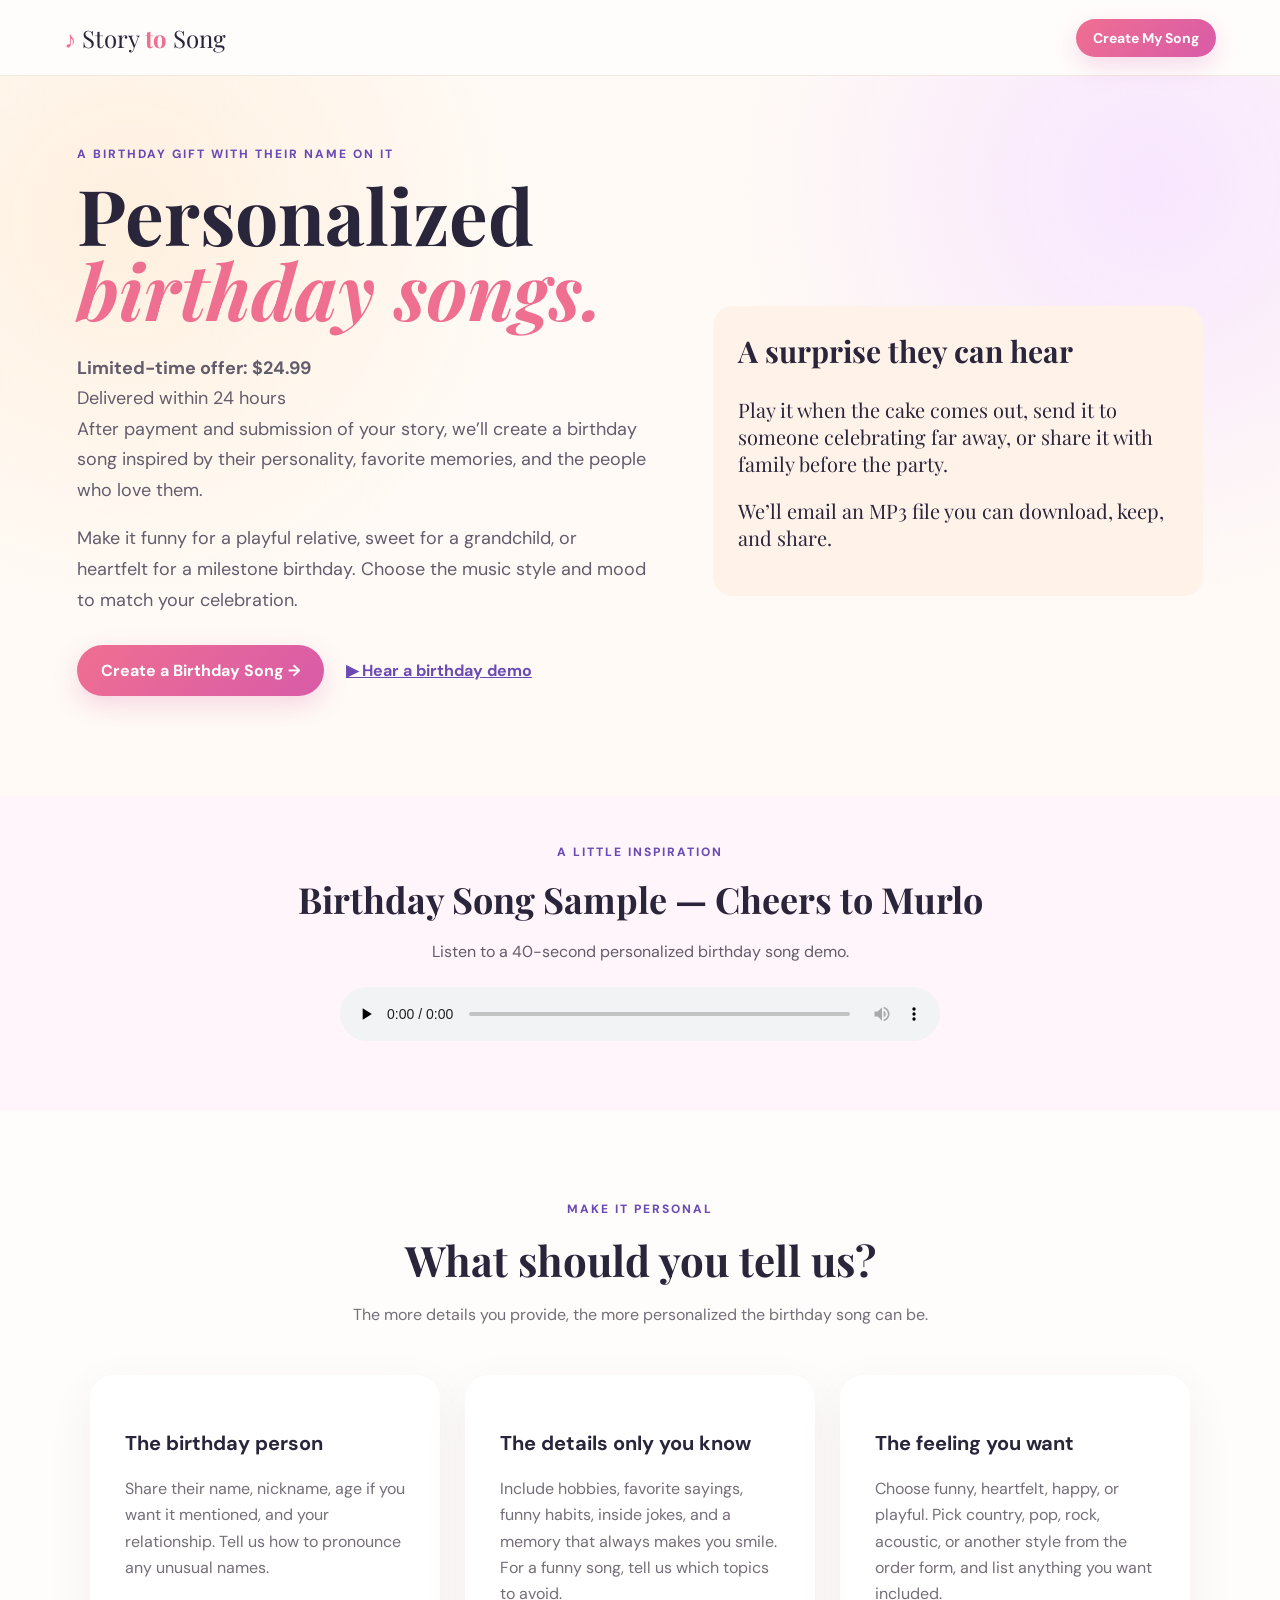
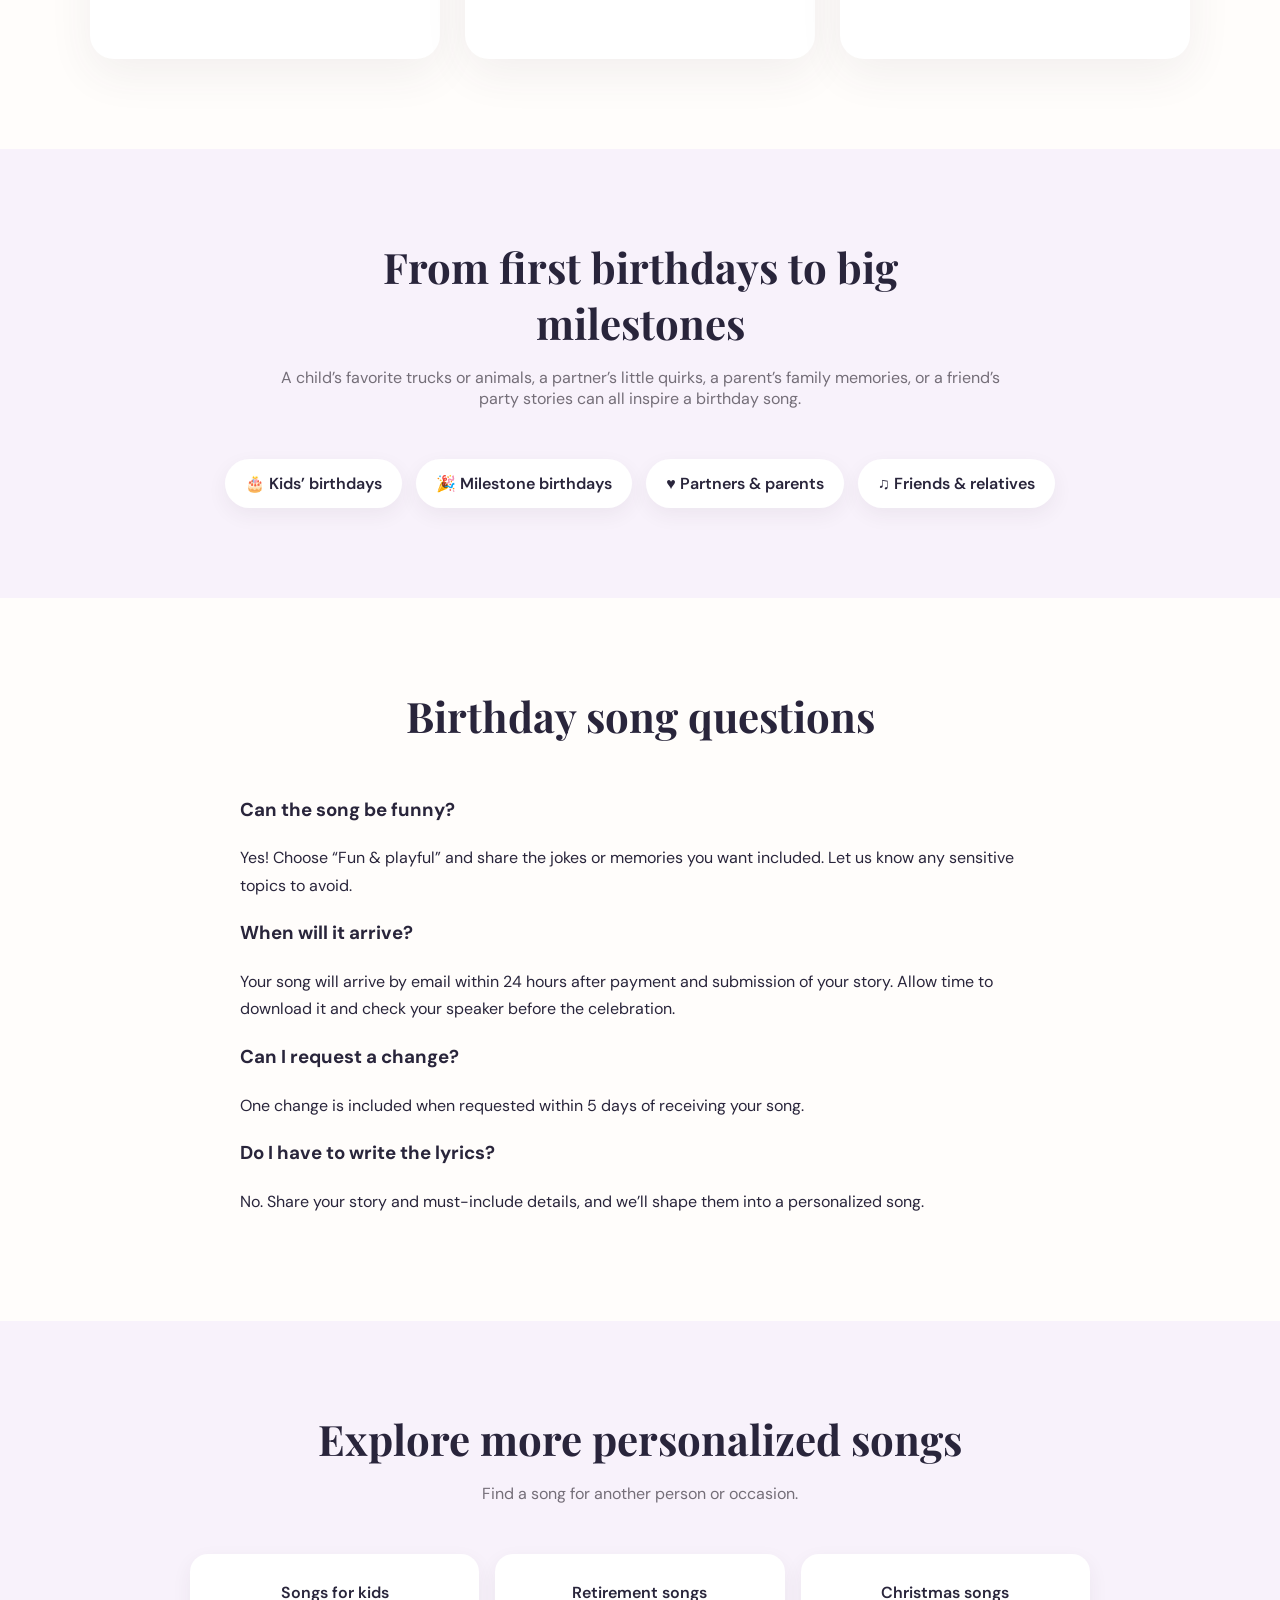
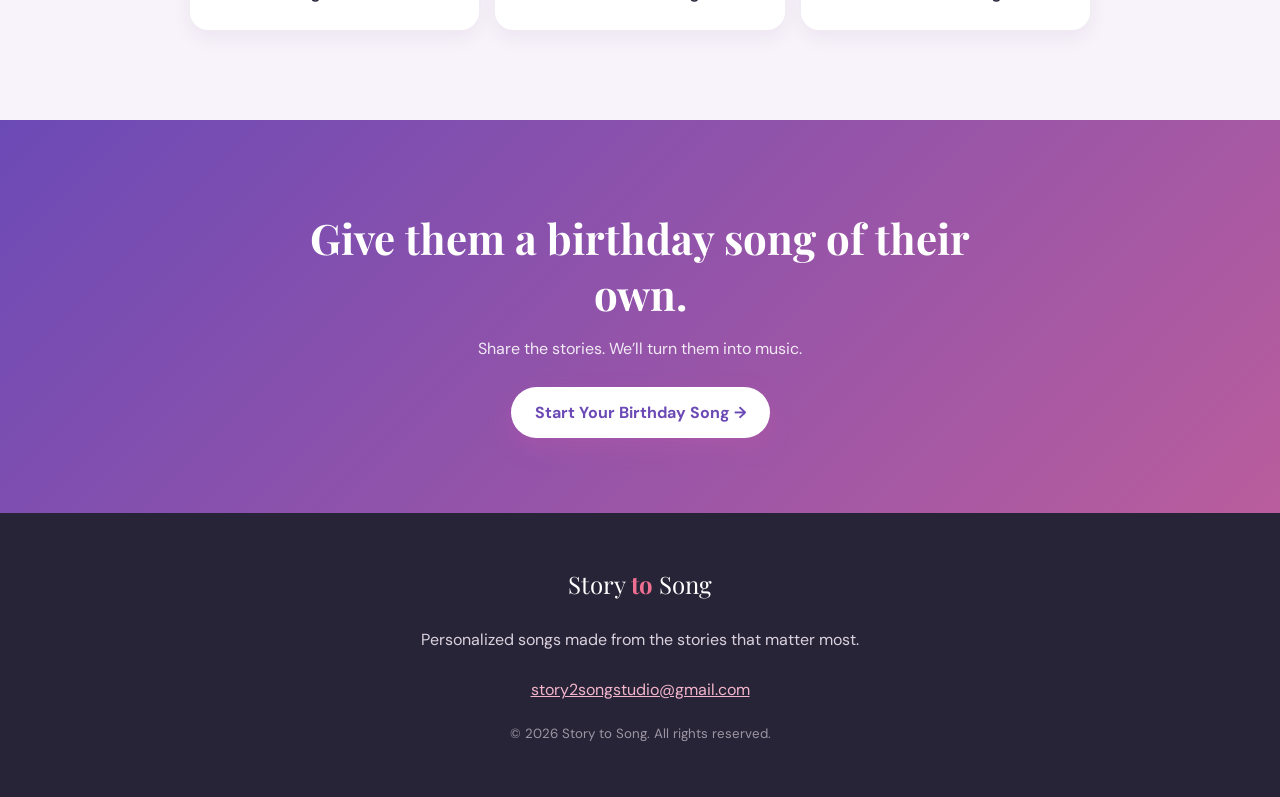
<file: birthday-songs.html>
<!doctype html>
<html lang="en">
<head>
<meta charset="utf-8">
<meta name="viewport" content="width=device-width,initial-scale=1">
<title>Personalized Birthday Songs | Story to Song</title>
<meta name="description" content="Give a personalized birthday song with names, memories and inside jokes. $24.99 for a limited time, delivered within 24 hours after payment and story submission.">
<link rel="canonical" href="https://story-to-song-1.vercel.app/birthday-songs.html">
<meta property="og:type" content="website">
<meta property="og:title" content="A Birthday Song Made Just for Them | Story to Song">
<meta property="og:description" content="Turn their memories, personality and inside jokes into a birthday gift they can play again and again. $24.99 for a limited time.">
<meta property="og:url" content="https://story-to-song-1.vercel.app/birthday-songs.html">
<meta property="og:image" content="https://story-to-song-1.vercel.app/Screenshot_20261009_060913_ChatGPT.jpg">
<meta name="twitter:card" content="summary_large_image">
<link rel="preconnect" href="https://fonts.googleapis.com">
<link rel="preconnect" href="https://fonts.gstatic.com" crossorigin>
<link href="https://fonts.googleapis.com/css2?family=DM+Sans:wght@400;500;600;700&family=Playfair+Display:wght@700;800&display=swap" rel="stylesheet">
<link rel="stylesheet" href="styles.css">
</head>
<body>
<header class="nav"><a class="brand" href="index.html"><span class="note">♪</span> Story <b>to</b> Song</a><nav><a href="index.html#order" class="pill small">Create My Song</a></nav></header>
<main>
<section class="hero">
<div class="hero-copy"><div class="eyebrow">A BIRTHDAY GIFT WITH THEIR NAME ON IT</div><h1>Personalized<br><span>birthday songs.</span></h1><p><strong>Limited-time offer: $24.99</strong><br>Delivered within 24 hours<br>After payment and submission of your story, we’ll create a birthday song inspired by their personality, favorite memories, and the people who love them.</p><p>Make it funny for a playful relative, sweet for a grandchild, or heartfelt for a milestone birthday. Choose the music style and mood to match your celebration.</p><div class="actions"><a class="pill" href="index.html#order">Create a Birthday Song →</a><a class="text-link" href="#birthday-demo">▶ Hear a birthday demo</a></div></div>
<div class="quote"><h2 style="margin-top:0">A surprise they can hear</h2><p>Play it when the cake comes out, send it to someone celebrating far away, or share it with family before the party.</p><p>We’ll email an MP3 file you can download, keep, and share.</p></div>
</section><section class="sample-preview" id="birthday-demo"><div class="eyebrow">A LITTLE INSPIRATION</div><h2>Birthday Song Sample — Cheers to Murlo</h2><p>Listen to a 40-second personalized birthday song demo.</p><audio controls preload="none" aria-label="Birthday Song Sample — Cheers to Murlo"><source src="birthday-demo.mp3" type="audio/mpeg">Your browser does not support audio playback.</audio></section>
<section class="section"><div class="section-head"><div class="eyebrow">MAKE IT PERSONAL</div><h2>What should you tell us?</h2><p>The more details you provide, the more personalized the birthday song can be.</p></div>
<div class="steps"><article><h3>The birthday person</h3><p>Share their name, nickname, age if you want it mentioned, and your relationship. Tell us how to pronounce any unusual names.</p></article><article><h3>The details only you know</h3><p>Include hobbies, favorite sayings, funny habits, inside jokes, and a memory that always makes you smile. For a funny song, tell us which topics to avoid.</p></article><article><h3>The feeling you want</h3><p>Choose funny, heartfelt, happy, or playful. Pick country, pop, rock, acoustic, or another style from the order form, and list anything you want included.</p></article></div></section>
<section class="occasions"><div class="section-head"><h2>From first birthdays to big milestones</h2><p>A child’s favorite trucks or animals, a partner’s little quirks, a parent’s family memories, or a friend’s party stories can all inspire a birthday song.</p></div><div class="chips"><span>🎂 Kids’ birthdays</span><span>🎉 Milestone birthdays</span><span>♥ Partners &amp; parents</span><span>♫ Friends &amp; relatives</span></div></section>
<section class="section"><div class="section-head"><h2>Birthday song questions</h2></div><div style="max-width:800px;margin:auto;line-height:1.7"><h3>Can the song be funny?</h3><p>Yes! Choose “Fun &amp; playful” and share the jokes or memories you want included. Let us know any sensitive topics to avoid.</p><h3>When will it arrive?</h3><p>Your song will arrive by email within 24 hours after payment and submission of your story. Allow time to download it and check your speaker before the celebration.</p><h3>Can I request a change?</h3><p>One change is included when requested within 5 days of receiving your song.</p><h3>Do I have to write the lyrics?</h3><p>No. Share your story and must-include details, and we’ll shape them into a personalized song.</p></div></section>
<section class="occasions" id="related-songs" aria-labelledby="related-songs-heading"><div class="section-head"><h2 id="related-songs-heading">Explore more personalized songs</h2><p>Find a song for another person or occasion.</p></div><div class="chips occasion-cards"><span><a href="kids-songs.html" style="color:inherit">Songs for kids</a></span><span><a href="retirement-songs.html" style="color:inherit">Retirement songs</a></span><span><a href="christmas-songs.html" style="color:inherit">Christmas songs</a></span></div></section>
<section class="cta"><div><h2>Give them a birthday song of their own.</h2><p>Share the stories. We’ll turn them into music.</p><a class="pill light" href="index.html#order">Start Your Birthday Song →</a></div></section>
</main><footer><a class="brand" href="index.html">Story <b>to</b> Song</a><p>Personalized songs made from the stories that matter most.</p><a href="mailto:story2songstudio@gmail.com">story2songstudio@gmail.com</a><small>© 2026 Story to Song. All rights reserved.</small></footer>
</body></html>
</file>
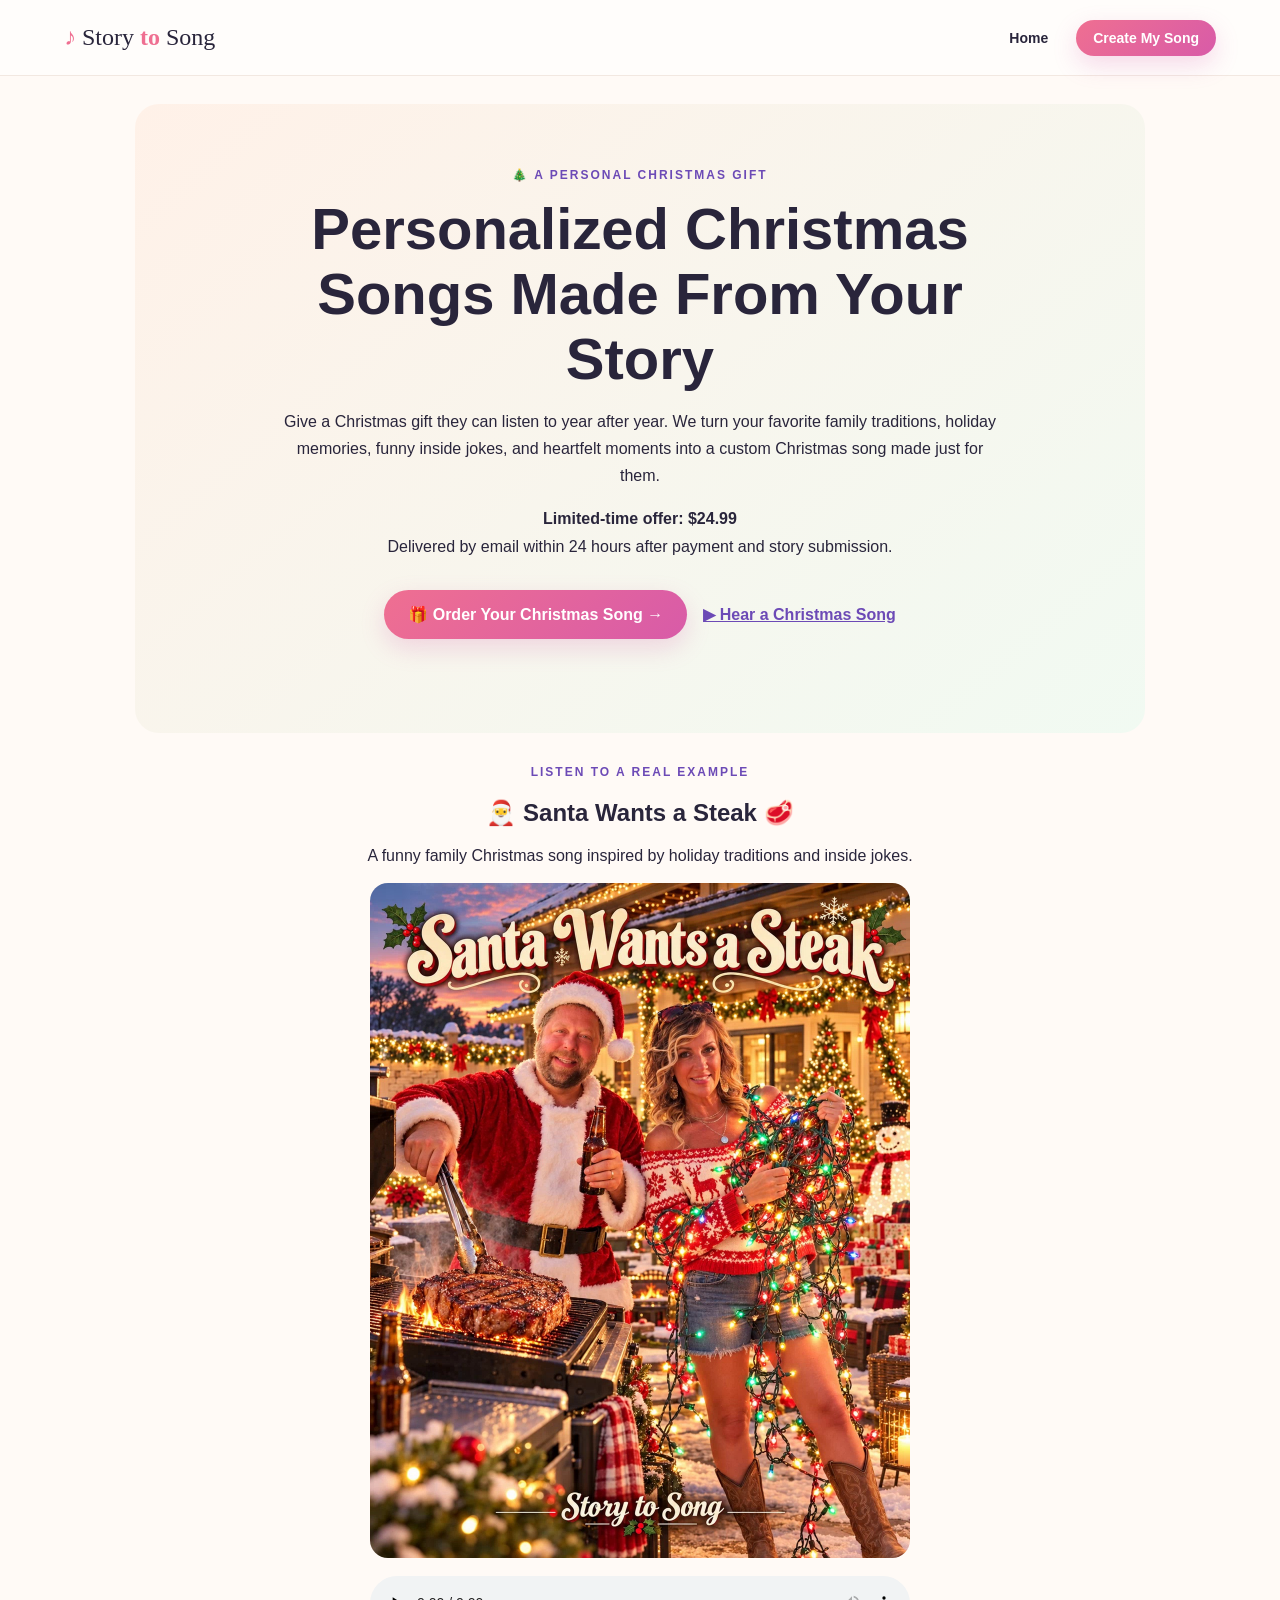
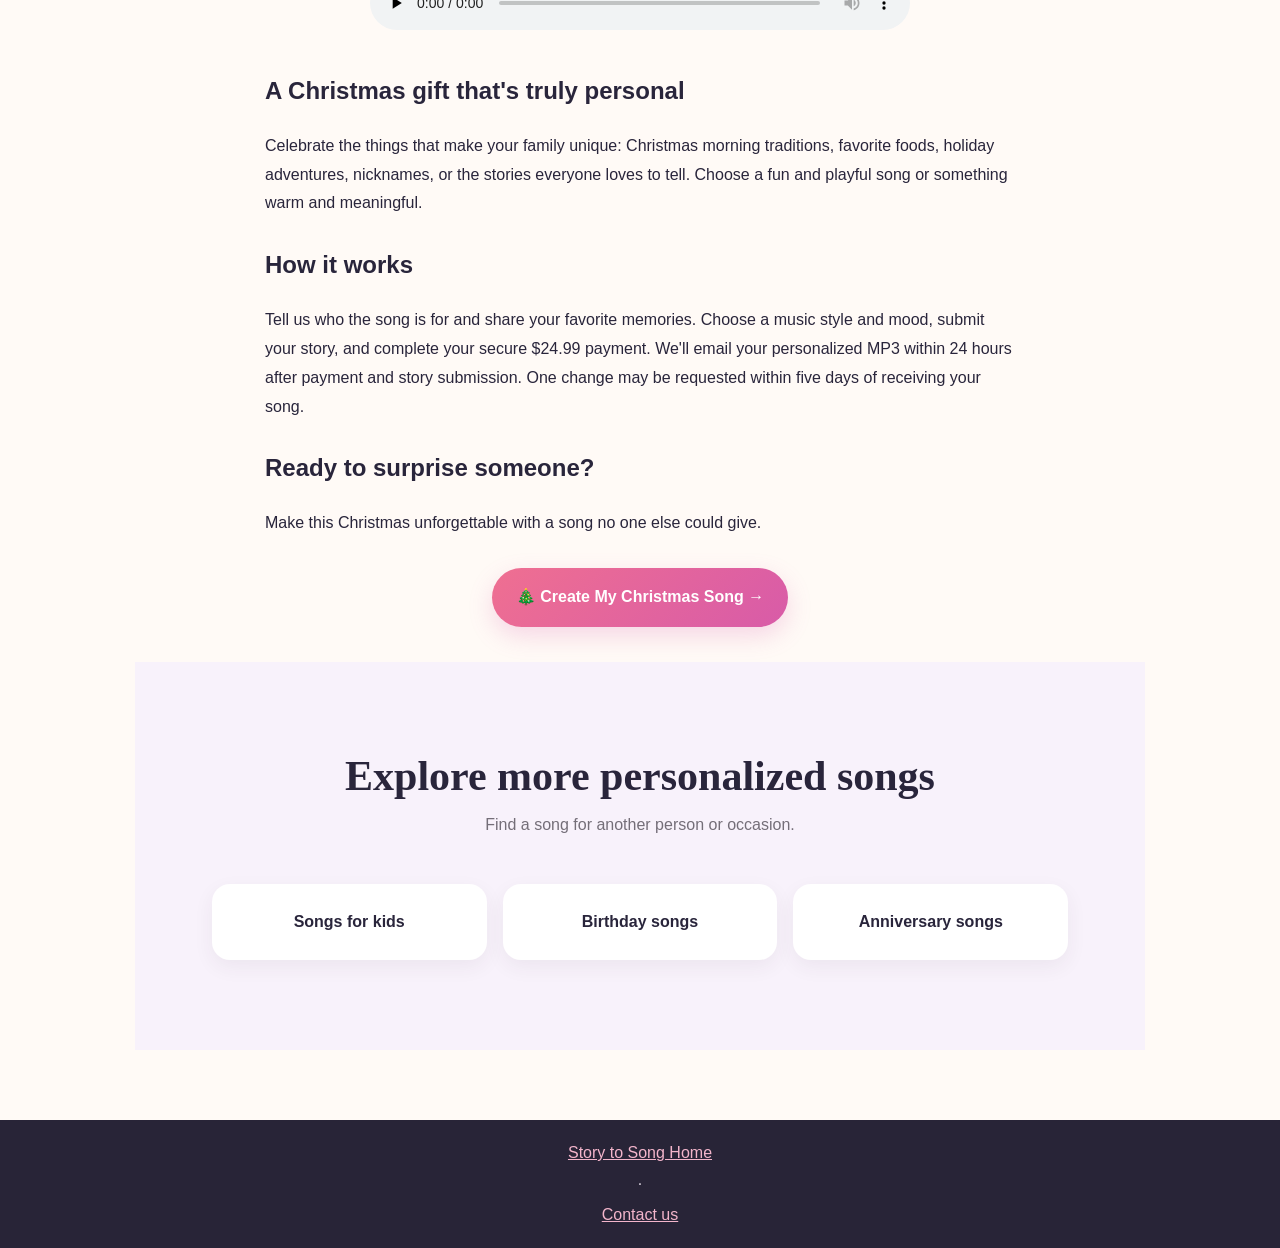
<file: christmas-songs.html>
<!doctype html>
<html lang="en"><head><meta charset="utf-8"><meta name="viewport" content="width=device-width,initial-scale=1">
<title>Personalized Christmas Songs & Custom Christmas Gifts | Story to Song</title>
<meta name="description" content="Give a one-of-a-kind Christmas gift: a personalized Christmas song made from your family's stories, traditions and funny memories. Just $24.99, delivered by email within 24 hours after payment and story submission.">
<link rel="canonical" href="https://story-to-song-1.vercel.app/christmas-songs.html">
<meta property="og:type" content="website"><meta property="og:title" content="Personalized Christmas Songs | Story to Song"><meta property="og:description" content="Turn Christmas memories, traditions and inside jokes into a custom song. $24.99."><meta property="og:url" content="https://story-to-song-1.vercel.app/christmas-songs.html">
<meta property="og:image" content="https://story-to-song-1.vercel.app/santa-christmas-picture.jpg">
<link rel="stylesheet" href="/styles.css?v=20261020-mobile">
<style>body{background:#fffaf6}main{max-width:1050px;margin:auto;padding:28px 20px 70px}.christmas-hero{text-align:center;background:linear-gradient(140deg,#fff1e8,#f1faf2);border-radius:24px;padding:clamp(25px,5vw,65px) 20px}.christmas-hero h1{font-size:clamp(32px,6vw,58px);line-height:1.12;margin:12px auto;max-width:800px}.christmas-hero p{max-width:730px;margin:16px auto;line-height:1.7}.sample{margin:32px auto;text-align:center}.sample img{display:block;width:100%;max-width:540px;height:auto;border-radius:18px;margin:18px auto}.sample audio{width:100%;max-width:540px}.details{max-width:750px;margin:35px auto;line-height:1.8}.actions{display:flex;justify-content:center;gap:16px;flex-wrap:wrap}.details h2{margin-top:25px}</style></head>
<body><header class="nav"><a class="brand" href="/"><span class="note">♪</span> Story <b>to</b> Song</a><nav><a href="/">Home</a><a class="pill small" href="/#order">Create My Song</a></nav></header>
<main><section class="christmas-hero"><div class="eyebrow">🎄 A PERSONAL CHRISTMAS GIFT</div><h1>Personalized Christmas Songs Made From Your Story</h1><p>Give a Christmas gift they can listen to year after year. We turn your favorite family traditions, holiday memories, funny inside jokes, and heartfelt moments into a custom Christmas song made just for them.</p><p><strong>Limited-time offer: $24.99</strong><br>Delivered by email within 24 hours after payment and story submission.</p><div class="actions"><a class="pill" href="/#order">🎁 Order Your Christmas Song →</a><a class="text-link" href="#christmas-demo">▶ Hear a Christmas Song</a></div></section>
<section id="christmas-demo" class="sample"><div class="eyebrow">LISTEN TO A REAL EXAMPLE</div><h2>🎅 Santa Wants a Steak 🥩</h2><p>A funny family Christmas song inspired by holiday traditions and inside jokes.</p><img src="/santa-christmas-picture.jpg" alt="Funny Christmas illustration for Santa Wants a Steak personalized Christmas song" loading="lazy"><audio controls preload="none" aria-label="Listen to Santa Wants a Steak"><source src="/Santa%20Wants%20a%20Steak%20%F0%9F%8E%85%F0%9F%A5%A9.mp3" type="audio/mpeg">Your browser does not support audio playback.</audio></section>
<section class="details"><h2>A Christmas gift that's truly personal</h2><p>Celebrate the things that make your family unique: Christmas morning traditions, favorite foods, holiday adventures, nicknames, or the stories everyone loves to tell. Choose a fun and playful song or something warm and meaningful.</p><h2>How it works</h2><p>Tell us who the song is for and share your favorite memories. Choose a music style and mood, submit your story, and complete your secure $24.99 payment. We'll email your personalized MP3 within 24 hours after payment and story submission. One change may be requested within five days of receiving your song.</p><h2>Ready to surprise someone?</h2><p>Make this Christmas unforgettable with a song no one else could give.</p><div class="actions"><a class="pill" href="/#order">🎄 Create My Christmas Song →</a></div></section><section class="occasions" id="related-songs" aria-labelledby="related-songs-heading"><div class="section-head"><h2 id="related-songs-heading">Explore more personalized songs</h2><p>Find a song for another person or occasion.</p></div><div class="chips occasion-cards"><span><a href="kids-songs.html" style="color:inherit">Songs for kids</a></span><span><a href="birthday-songs.html" style="color:inherit">Birthday songs</a></span><span><a href="anniversary-songs.html" style="color:inherit">Anniversary songs</a></span></div></section>
</main>
<footer style="text-align:center;padding:24px"><a href="/">Story to Song Home</a> · <a href="mailto:story2songstudio@gmail.com">Contact us</a></footer></body></html>
</file>
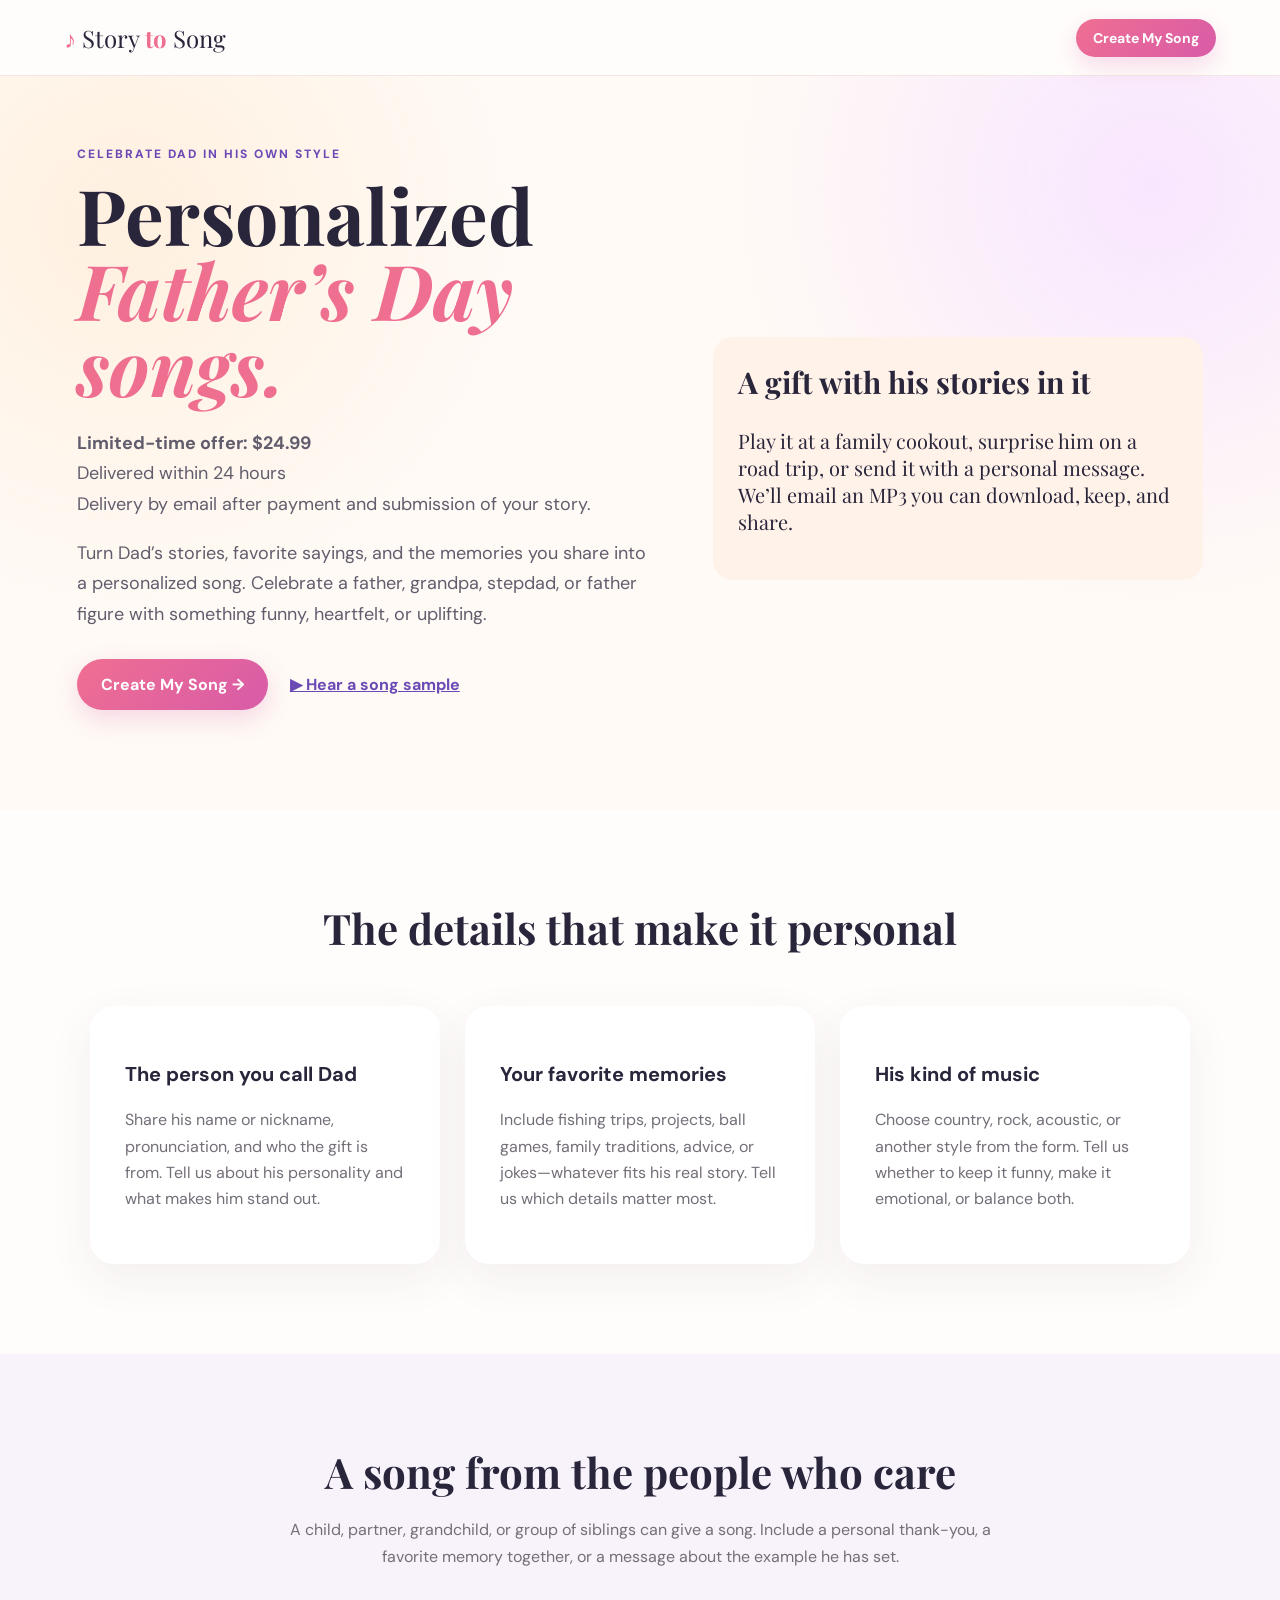
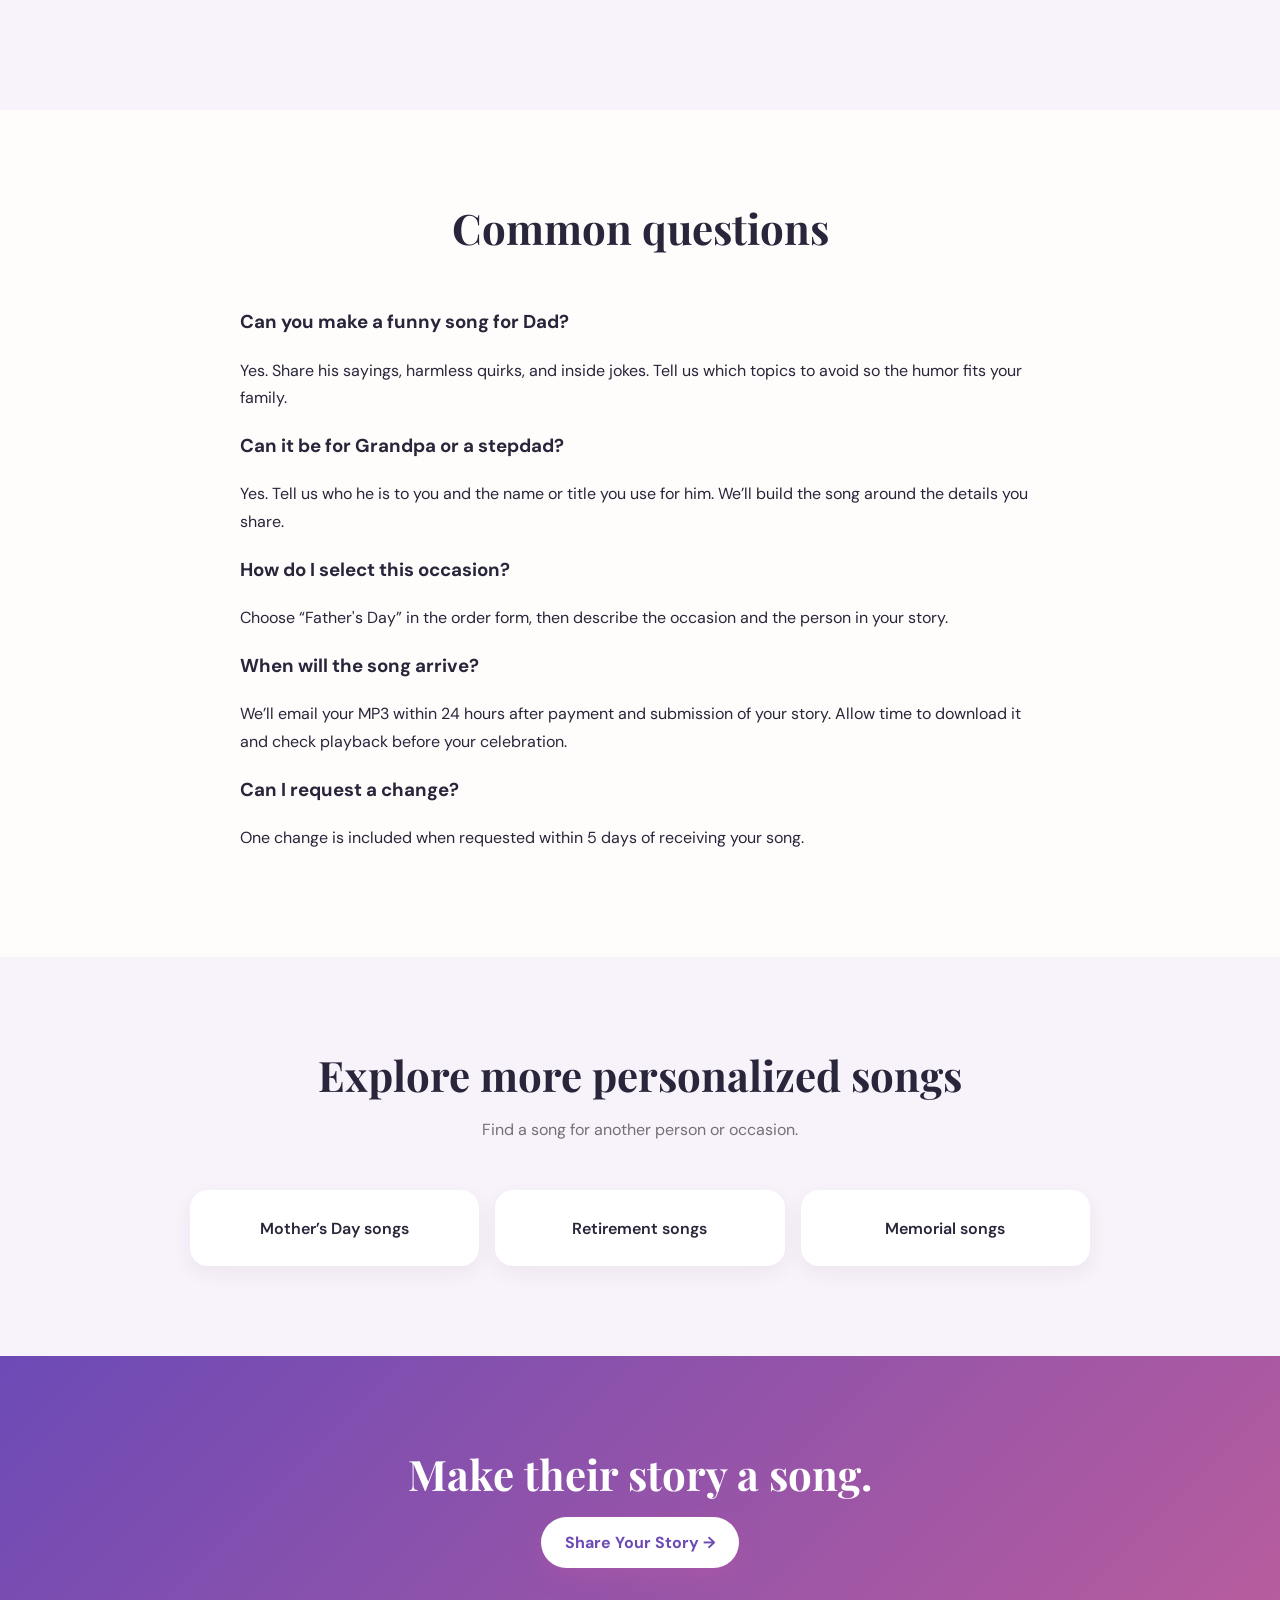
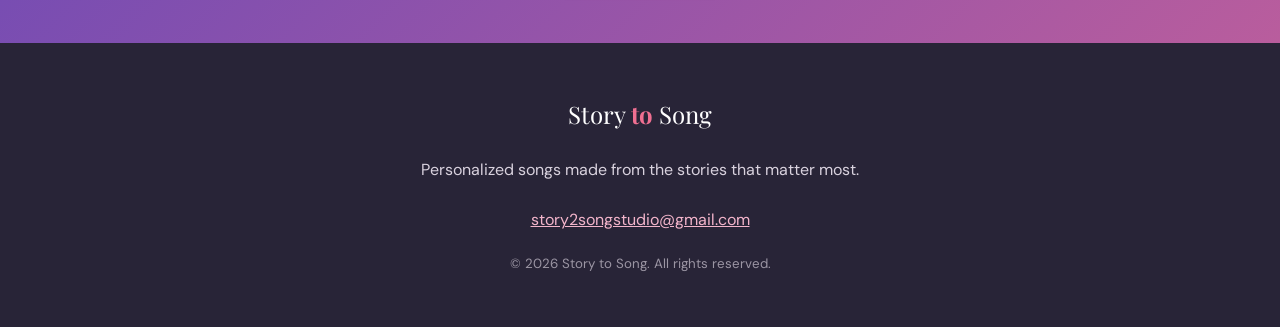
<file: fathers-day-songs.html>
<!doctype html><html lang="en"><head><meta charset="utf-8"><meta name="viewport" content="width=device-width,initial-scale=1"><title>Personalized Father's Day Songs | Story to Song</title><meta name="description" content="Give a personalized Father’s Day song inspired by names and memories. $24.99 for a limited time, emailed within 24 hours after payment and story submission."><link rel="canonical" href="https://story-to-song-1.vercel.app/fathers-day-songs.html"><meta property="og:type" content="website"><meta property="og:title" content="Personalized Father's Day Songs | Story to Song"><meta property="og:description" content="Give a personalized Father’s Day song inspired by names and memories. $24.99 for a limited time, emailed within 24 hours after payment and story submission."><meta property="og:url" content="https://story-to-song-1.vercel.app/fathers-day-songs.html"><meta property="og:image" content="https://story-to-song-1.vercel.app/Screenshot_20261009_060913_ChatGPT.jpg"><meta name="twitter:card" content="summary_large_image"><link rel="preconnect" href="https://fonts.googleapis.com"><link rel="preconnect" href="https://fonts.gstatic.com" crossorigin><link href="https://fonts.googleapis.com/css2?family=DM+Sans:wght@400;500;600;700&amp;family=Playfair+Display:wght@700;800&amp;display=swap" rel="stylesheet"><link rel="stylesheet" href="styles.css"></head><body>
<header class="nav"><a class="brand" href="index.html"><span class="note">♪</span> Story <b>to</b> Song</a><nav><a href="index.html#order" class="pill small">Create My Song</a></nav></header>
<main><section class="hero"><div class="hero-copy"><div class="eyebrow">CELEBRATE DAD IN HIS OWN STYLE</div><h1>Personalized<br><span>Father’s Day songs.</span></h1><p><strong>Limited-time offer: $24.99</strong><br>Delivered within 24 hours<br>Delivery by email after payment and submission of your story.</p><p>Turn Dad’s stories, favorite sayings, and the memories you share into a personalized song. Celebrate a father, grandpa, stepdad, or father figure with something funny, heartfelt, or uplifting.</p><div class="actions"><a href="index.html#order" class="pill">Create My Song →</a><a href="sample.html" class="text-link">▶ Hear a song sample</a></div></div><div class="quote"><h2 style="margin-top:0">A gift with his stories in it</h2><p>Play it at a family cookout, surprise him on a road trip, or send it with a personal message. We’ll email an MP3 you can download, keep, and share.</p></div></section><section class="section"><div class="section-head"><h2>The details that make it personal</h2></div><div class="steps"><article><h3>The person you call Dad</h3><p>Share his name or nickname, pronunciation, and who the gift is from. Tell us about his personality and what makes him stand out.</p></article><article><h3>Your favorite memories</h3><p>Include fishing trips, projects, ball games, family traditions, advice, or jokes—whatever fits his real story. Tell us which details matter most.</p></article><article><h3>His kind of music</h3><p>Choose country, rock, acoustic, or another style from the form. Tell us whether to keep it funny, make it emotional, or balance both.</p></article></div></section><section class="occasions"><div class="section-head"><h2>A song from the people who care</h2><p style="line-height:1.7">A child, partner, grandchild, or group of siblings can give a song. Include a personal thank-you, a favorite memory together, or a message about the example he has set.</p></div></section><section class="section"><div class="section-head"><h2>Common questions</h2></div><div style="max-width:800px;margin:auto;line-height:1.7"><h3>Can you make a funny song for Dad?</h3><p>Yes. Share his sayings, harmless quirks, and inside jokes. Tell us which topics to avoid so the humor fits your family.</p><h3>Can it be for Grandpa or a stepdad?</h3><p>Yes. Tell us who he is to you and the name or title you use for him. We’ll build the song around the details you share.</p><h3>How do I select this occasion?</h3><p>Choose “Father's Day” in the order form, then describe the occasion and the person in your story.</p><h3>When will the song arrive?</h3><p>We’ll email your MP3 within 24 hours after payment and submission of your story. Allow time to download it and check playback before your celebration.</p><h3>Can I request a change?</h3><p>One change is included when requested within 5 days of receiving your song.</p></div></section><section class="occasions" id="related-songs" aria-labelledby="related-songs-heading"><div class="section-head"><h2 id="related-songs-heading">Explore more personalized songs</h2><p>Find a song for another person or occasion.</p></div><div class="chips occasion-cards"><span><a href="mothers-day-songs.html" style="color:inherit">Mother’s Day songs</a></span><span><a href="retirement-songs.html" style="color:inherit">Retirement songs</a></span><span><a href="memorial-songs.html" style="color:inherit">Memorial songs</a></span></div></section>
<section class="cta"><div><h2>Make their story a song.</h2><a href="index.html#order" class="pill light">Share Your Story →</a></div></section></main><footer><a class="brand" href="index.html">Story <b>to</b> Song</a><p>Personalized songs made from the stories that matter most.</p><a href="mailto:story2songstudio@gmail.com">story2songstudio@gmail.com</a><small>© 2026 Story to Song. All rights reserved.</small></footer>
</body></html>
</file>
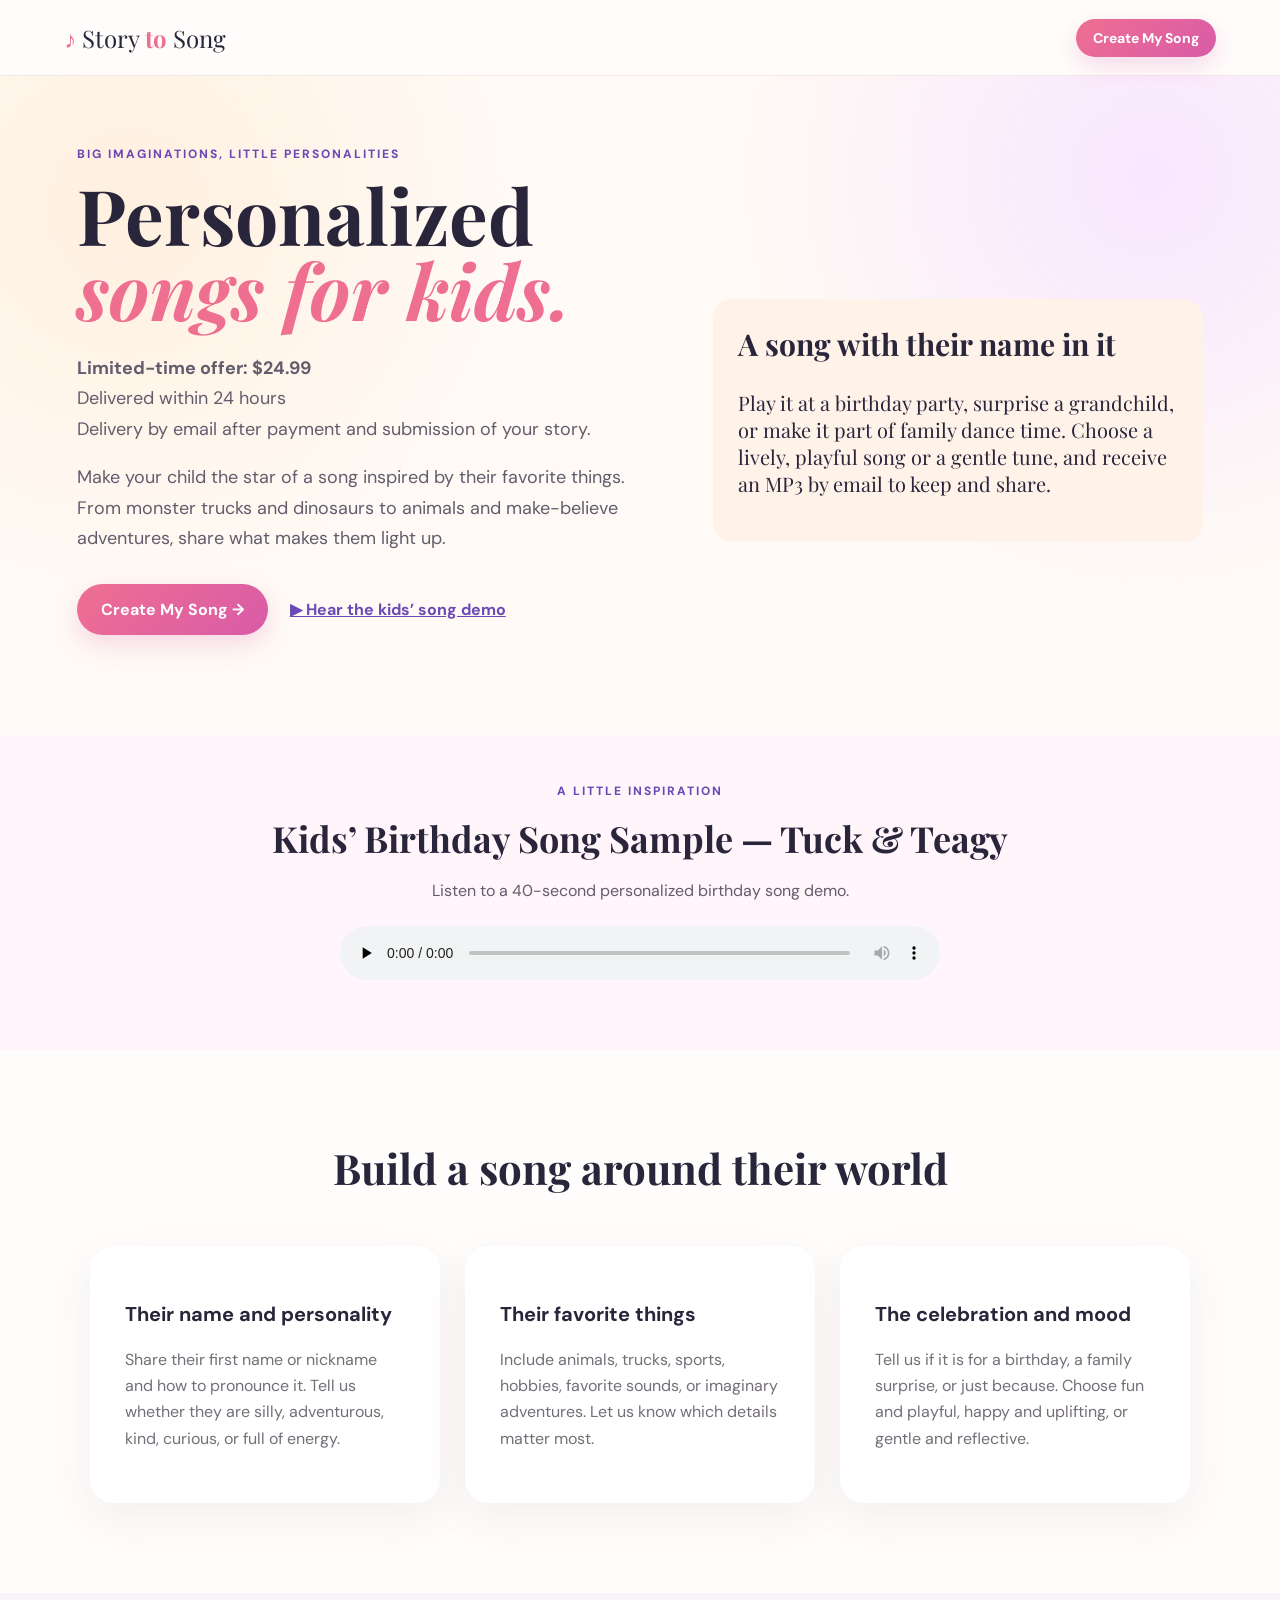
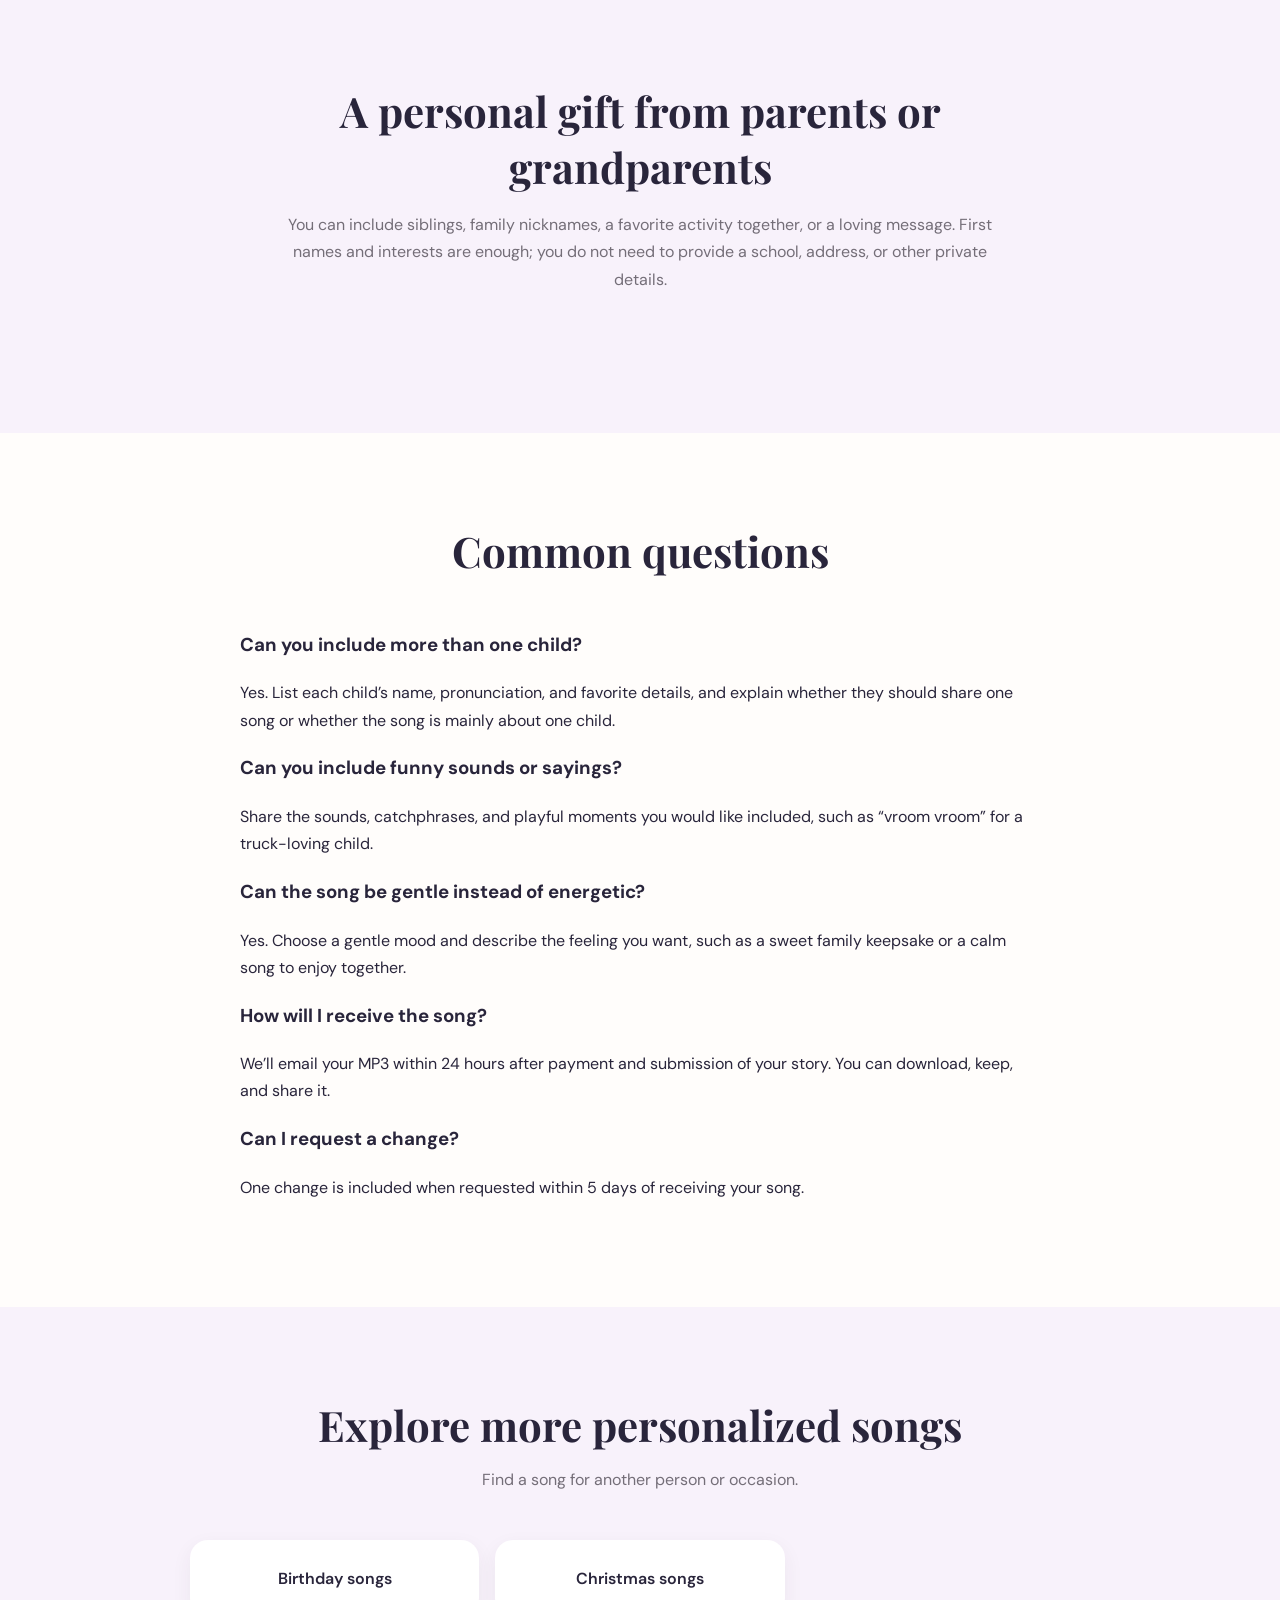
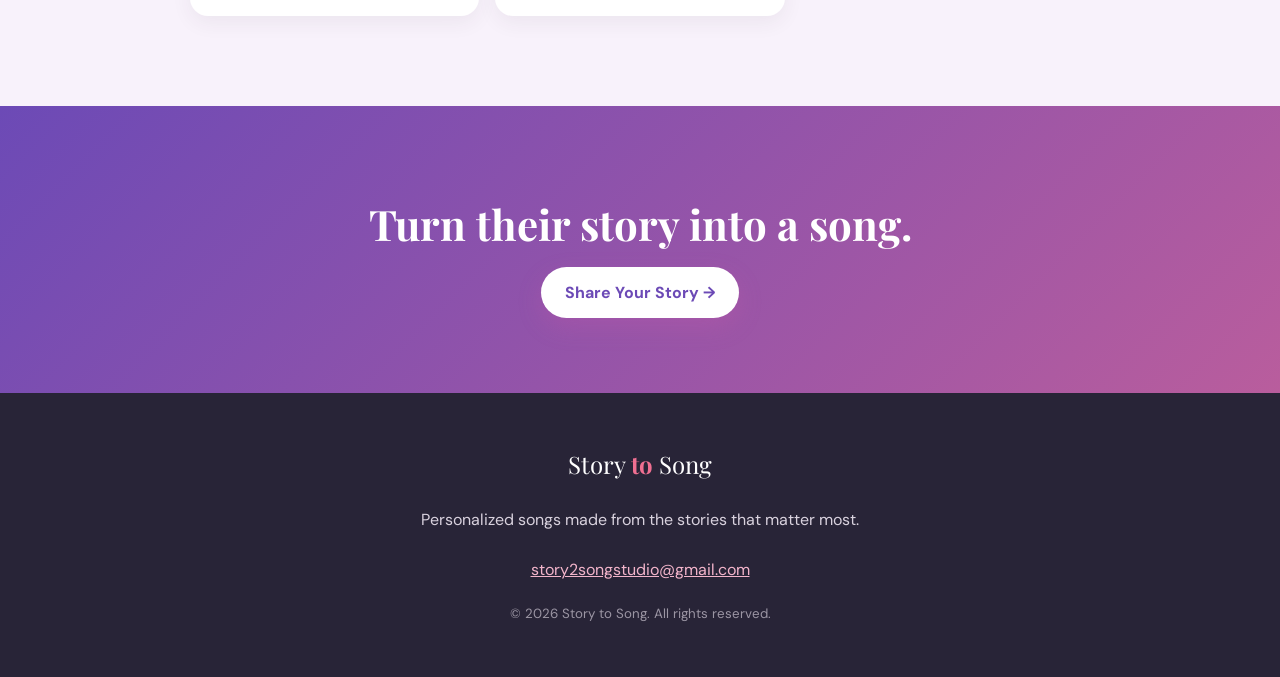
<file: kids-songs.html>
<!doctype html><html lang="en"><head><meta charset="utf-8"><meta name="viewport" content="width=device-width,initial-scale=1"><title>Personalized Songs for Kids | Story to Song</title><meta name="description" content="A personalized song with your child’s name, favorite things and adventures. $24.99 for a limited time, emailed within 24 hours after payment and story submission."><link rel="canonical" href="https://story-to-song-1.vercel.app/kids-songs.html"><meta property="og:type" content="website"><meta property="og:title" content="Personalized Songs for Kids | Story to Song"><meta property="og:description" content="A personalized song with your child’s name, favorite things and adventures. $24.99 for a limited time, emailed within 24 hours after payment and story submission."><meta property="og:url" content="https://story-to-song-1.vercel.app/kids-songs.html"><meta property="og:image" content="https://story-to-song-1.vercel.app/Screenshot_20261009_060913_ChatGPT.jpg"><meta name="twitter:card" content="summary_large_image"><link rel="preconnect" href="https://fonts.googleapis.com"><link rel="preconnect" href="https://fonts.gstatic.com" crossorigin><link href="https://fonts.googleapis.com/css2?family=DM+Sans:wght@400;500;600;700&amp;family=Playfair+Display:wght@700;800&amp;display=swap" rel="stylesheet"><link rel="stylesheet" href="styles.css"></head><body>
<header class="nav"><a class="brand" href="index.html"><span class="note">♪</span> Story <b>to</b> Song</a><nav><a href="index.html#order" class="pill small">Create My Song</a></nav></header>
<main><section class="hero"><div class="hero-copy"><div class="eyebrow">BIG IMAGINATIONS, LITTLE PERSONALITIES</div><h1>Personalized<br><span>songs for kids.</span></h1><p><strong>Limited-time offer: $24.99</strong><br>Delivered within 24 hours<br>Delivery by email after payment and submission of your story.</p><p>Make your child the star of a song inspired by their favorite things. From monster trucks and dinosaurs to animals and make-believe adventures, share what makes them light up.</p><div class="actions"><a href="index.html#order" class="pill">Create My Song →</a><a href="#birthday-demo" class="text-link">▶ Hear the kids’ song demo</a></div></div><div class="quote"><h2 style="margin-top:0">A song with their name in it</h2><p>Play it at a birthday party, surprise a grandchild, or make it part of family dance time. Choose a lively, playful song or a gentle tune, and receive an MP3 by email to keep and share.</p></div></section><section class="sample-preview" id="birthday-demo"><div class="eyebrow">A LITTLE INSPIRATION</div><h2>Kids’ Birthday Song Sample — Tuck & Teagy</h2><p>Listen to a 40-second personalized birthday song demo.</p><audio controls preload="none" aria-label="Kids’ Birthday Song Sample — Tuck & Teagy"><source src="kids-demo.mp3" type="audio/mpeg">Your browser does not support audio playback.</audio></section><section class="section"><div class="section-head"><h2>Build a song around their world</h2></div><div class="steps"><article><h3>Their name and personality</h3><p>Share their first name or nickname and how to pronounce it. Tell us whether they are silly, adventurous, kind, curious, or full of energy.</p></article><article><h3>Their favorite things</h3><p>Include animals, trucks, sports, hobbies, favorite sounds, or imaginary adventures. Let us know which details matter most.</p></article><article><h3>The celebration and mood</h3><p>Tell us if it is for a birthday, a family surprise, or just because. Choose fun and playful, happy and uplifting, or gentle and reflective.</p></article></div></section><section class="occasions"><div class="section-head"><h2>A personal gift from parents or grandparents</h2><p style="line-height:1.7">You can include siblings, family nicknames, a favorite activity together, or a loving message. First names and interests are enough; you do not need to provide a school, address, or other private details.</p></div></section><section class="section"><div class="section-head"><h2>Common questions</h2></div><div style="max-width:800px;margin:auto;line-height:1.7"><h3>Can you include more than one child?</h3><p>Yes. List each child’s name, pronunciation, and favorite details, and explain whether they should share one song or whether the song is mainly about one child.</p><h3>Can you include funny sounds or sayings?</h3><p>Share the sounds, catchphrases, and playful moments you would like included, such as “vroom vroom” for a truck-loving child.</p><h3>Can the song be gentle instead of energetic?</h3><p>Yes. Choose a gentle mood and describe the feeling you want, such as a sweet family keepsake or a calm song to enjoy together.</p><h3>How will I receive the song?</h3><p>We’ll email your MP3 within 24 hours after payment and submission of your story. You can download, keep, and share it.</p><h3>Can I request a change?</h3><p>One change is included when requested within 5 days of receiving your song.</p></div></section><section class="occasions" id="related-songs" aria-labelledby="related-songs-heading"><div class="section-head"><h2 id="related-songs-heading">Explore more personalized songs</h2><p>Find a song for another person or occasion.</p></div><div class="chips occasion-cards"><span><a href="birthday-songs.html" style="color:inherit">Birthday songs</a></span><span><a href="christmas-songs.html" style="color:inherit">Christmas songs</a></span></div></section>
<section class="cta"><div><h2>Turn their story into a song.</h2><a href="index.html#order" class="pill light">Share Your Story →</a></div></section></main><footer><a class="brand" href="index.html">Story <b>to</b> Song</a><p>Personalized songs made from the stories that matter most.</p><a href="mailto:story2songstudio@gmail.com">story2songstudio@gmail.com</a><small>© 2026 Story to Song. All rights reserved.</small></footer>
</body></html>
</file>
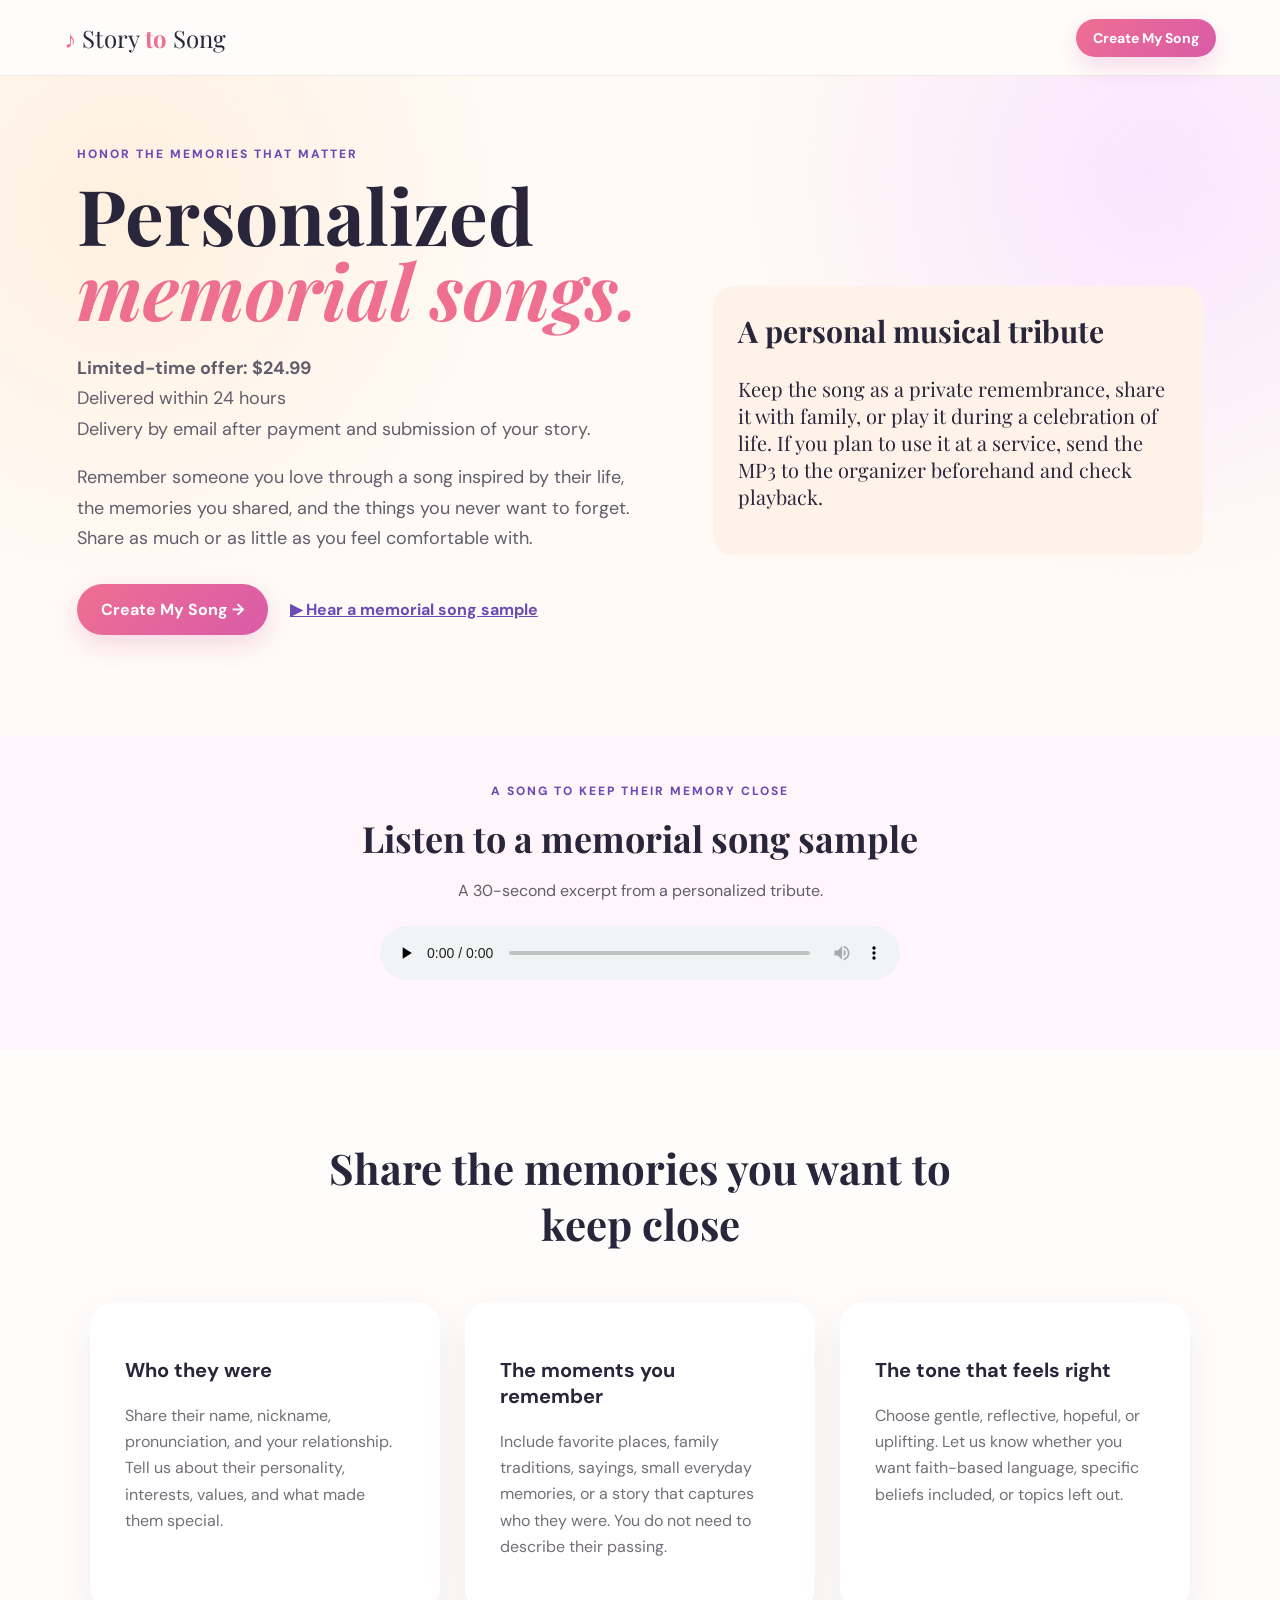
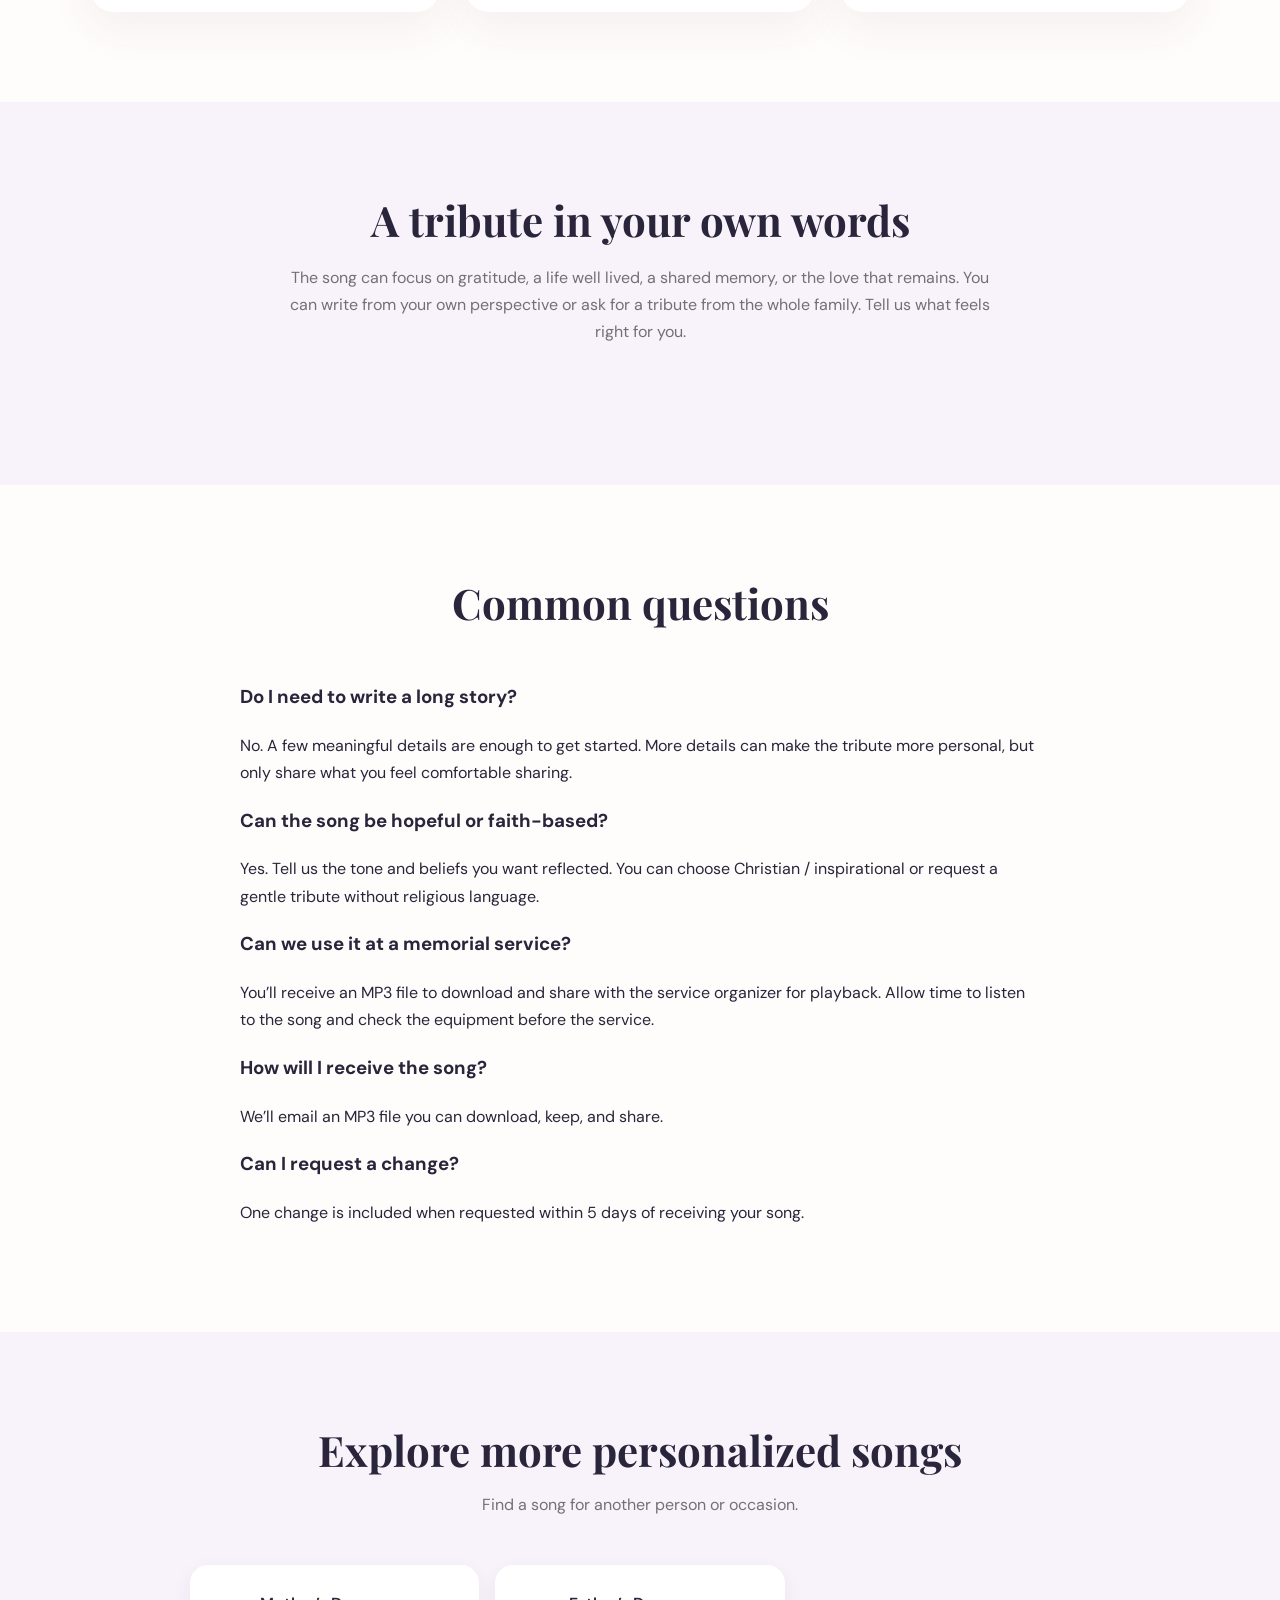
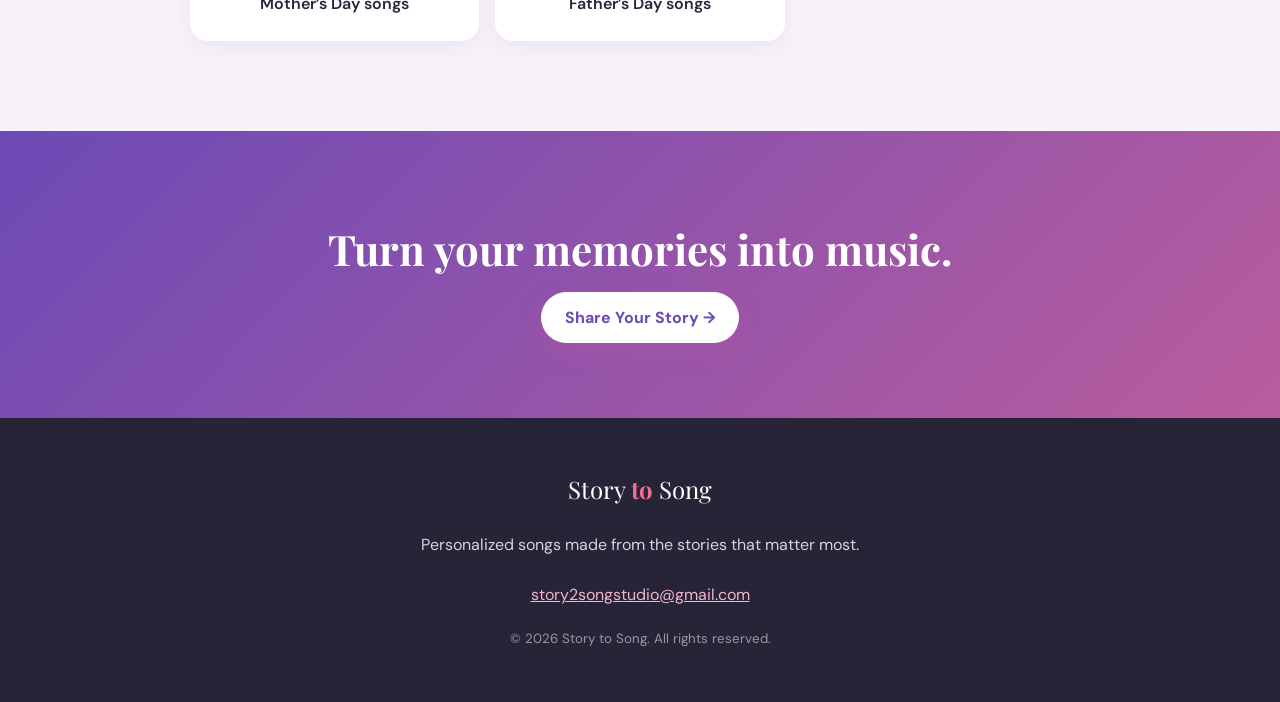
<file: memorial-songs.html>
<!doctype html><html lang="en"><head><meta charset="utf-8"><meta name="viewport" content="width=device-width,initial-scale=1"><title>Personalized Memorial Songs | Story to Song</title><meta name="description" content="Honor a loved one with a personalized memorial song from your memories. $24.99 for a limited time, emailed within 24 hours after payment and story submission."><link rel="canonical" href="https://story-to-song-1.vercel.app/memorial-songs.html"><meta property="og:type" content="website"><meta property="og:title" content="Personalized Memorial Songs | Story to Song"><meta property="og:description" content="Honor a loved one with a personalized memorial song from your memories. $24.99 for a limited time, emailed within 24 hours after payment and story submission."><meta property="og:url" content="https://story-to-song-1.vercel.app/memorial-songs.html"><meta property="og:image" content="https://story-to-song-1.vercel.app/Screenshot_20261009_060913_ChatGPT.jpg"><meta name="twitter:card" content="summary_large_image"><link rel="preconnect" href="https://fonts.googleapis.com"><link rel="preconnect" href="https://fonts.gstatic.com" crossorigin><link href="https://fonts.googleapis.com/css2?family=DM+Sans:wght@400;500;600;700&amp;family=Playfair+Display:wght@700;800&amp;display=swap" rel="stylesheet"><link rel="stylesheet" href="styles.css"></head><body>
<header class="nav"><a class="brand" href="index.html"><span class="note">♪</span> Story <b>to</b> Song</a><nav><a href="index.html#order" class="pill small">Create My Song</a></nav></header>
<main><section class="hero"><div class="hero-copy"><div class="eyebrow">HONOR THE MEMORIES THAT MATTER</div><h1>Personalized<br><span>memorial songs.</span></h1><p><strong>Limited-time offer: $24.99</strong><br>Delivered within 24 hours<br>Delivery by email after payment and submission of your story.</p><p>Remember someone you love through a song inspired by their life, the memories you shared, and the things you never want to forget. Share as much or as little as you feel comfortable with.</p><div class="actions"><a href="index.html#order" class="pill">Create My Song →</a><a href="#memorial-sample" class="text-link">▶ Hear a memorial song sample</a></div></div><div class="quote"><h2 style="margin-top:0">A personal musical tribute</h2><p>Keep the song as a private remembrance, share it with family, or play it during a celebration of life. If you plan to use it at a service, send the MP3 to the organizer beforehand and check playback.</p></div></section><section id="memorial-sample" class="sample-preview"><div class="eyebrow">A SONG TO KEEP THEIR MEMORY CLOSE</div><h2>Listen to a memorial song sample</h2><p>A 30-second excerpt from a personalized tribute.</p><audio controls preload="none" style="width:100%;max-width:520px" aria-label="30-second memorial song sample"><source src="memorial-song-sample.mp3" type="audio/mpeg">Your browser does not support audio playback. <a href="memorial-song-sample.mp3">Listen to the memorial sample</a>.</audio></section><section class="section"><div class="section-head"><h2>Share the memories you want to keep close</h2></div><div class="steps"><article><h3>Who they were</h3><p>Share their name, nickname, pronunciation, and your relationship. Tell us about their personality, interests, values, and what made them special.</p></article><article><h3>The moments you remember</h3><p>Include favorite places, family traditions, sayings, small everyday memories, or a story that captures who they were. You do not need to describe their passing.</p></article><article><h3>The tone that feels right</h3><p>Choose gentle, reflective, hopeful, or uplifting. Let us know whether you want faith-based language, specific beliefs included, or topics left out.</p></article></div></section><section class="occasions"><div class="section-head"><h2>A tribute in your own words</h2><p style="line-height:1.7">The song can focus on gratitude, a life well lived, a shared memory, or the love that remains. You can write from your own perspective or ask for a tribute from the whole family. Tell us what feels right for you.</p></div></section><section class="section"><div class="section-head"><h2>Common questions</h2></div><div style="max-width:800px;margin:auto;line-height:1.7"><h3>Do I need to write a long story?</h3><p>No. A few meaningful details are enough to get started. More details can make the tribute more personal, but only share what you feel comfortable sharing.</p><h3>Can the song be hopeful or faith-based?</h3><p>Yes. Tell us the tone and beliefs you want reflected. You can choose Christian / inspirational or request a gentle tribute without religious language.</p><h3>Can we use it at a memorial service?</h3><p>You’ll receive an MP3 file to download and share with the service organizer for playback. Allow time to listen to the song and check the equipment before the service.</p><h3>How will I receive the song?</h3><p>We’ll email an MP3 file you can download, keep, and share.</p><h3>Can I request a change?</h3><p>One change is included when requested within 5 days of receiving your song.</p></div></section><section class="occasions" id="related-songs" aria-labelledby="related-songs-heading"><div class="section-head"><h2 id="related-songs-heading">Explore more personalized songs</h2><p>Find a song for another person or occasion.</p></div><div class="chips occasion-cards"><span><a href="mothers-day-songs.html" style="color:inherit">Mother’s Day songs</a></span><span><a href="fathers-day-songs.html" style="color:inherit">Father’s Day songs</a></span></div></section>
<section class="cta"><div><h2>Turn your memories into music.</h2><a href="index.html#order" class="pill light">Share Your Story →</a></div></section></main><footer><a class="brand" href="index.html">Story <b>to</b> Song</a><p>Personalized songs made from the stories that matter most.</p><a href="mailto:story2songstudio@gmail.com">story2songstudio@gmail.com</a><small>© 2026 Story to Song. All rights reserved.</small></footer>
</body></html>
</file>
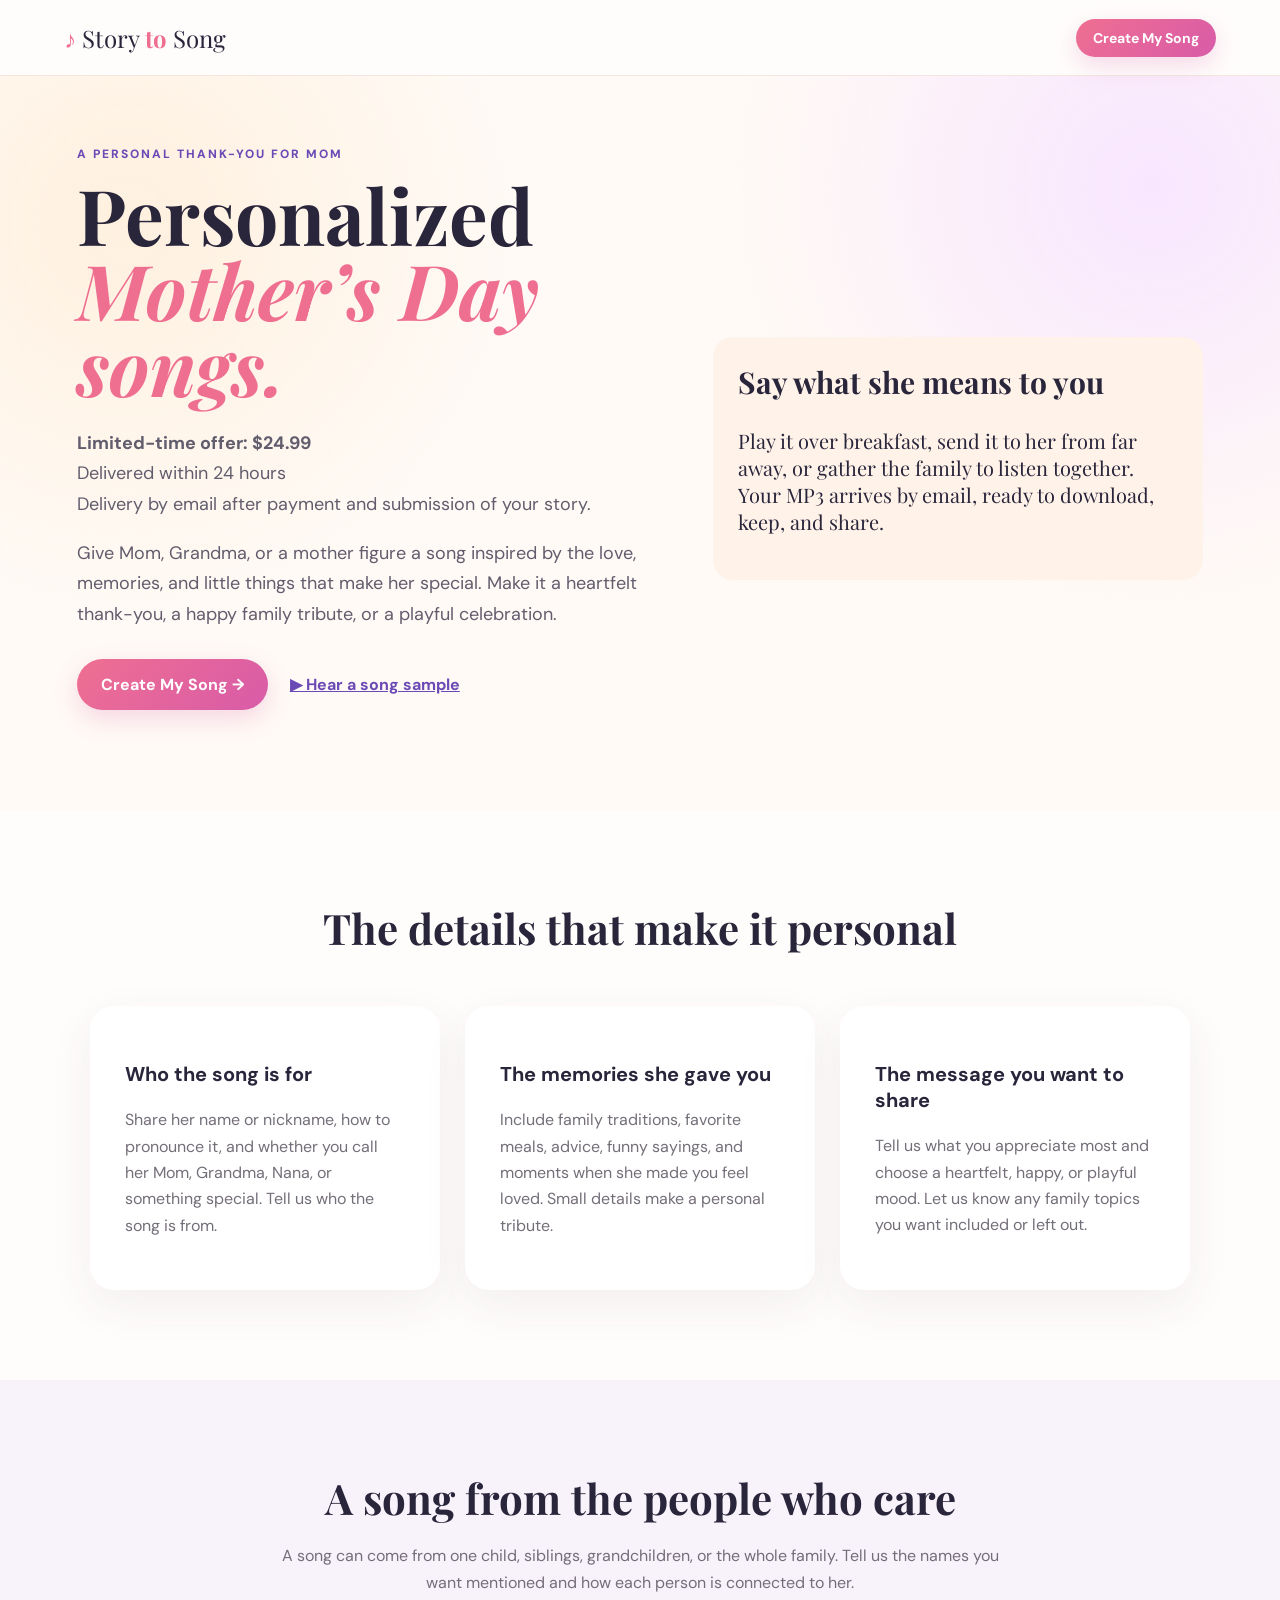
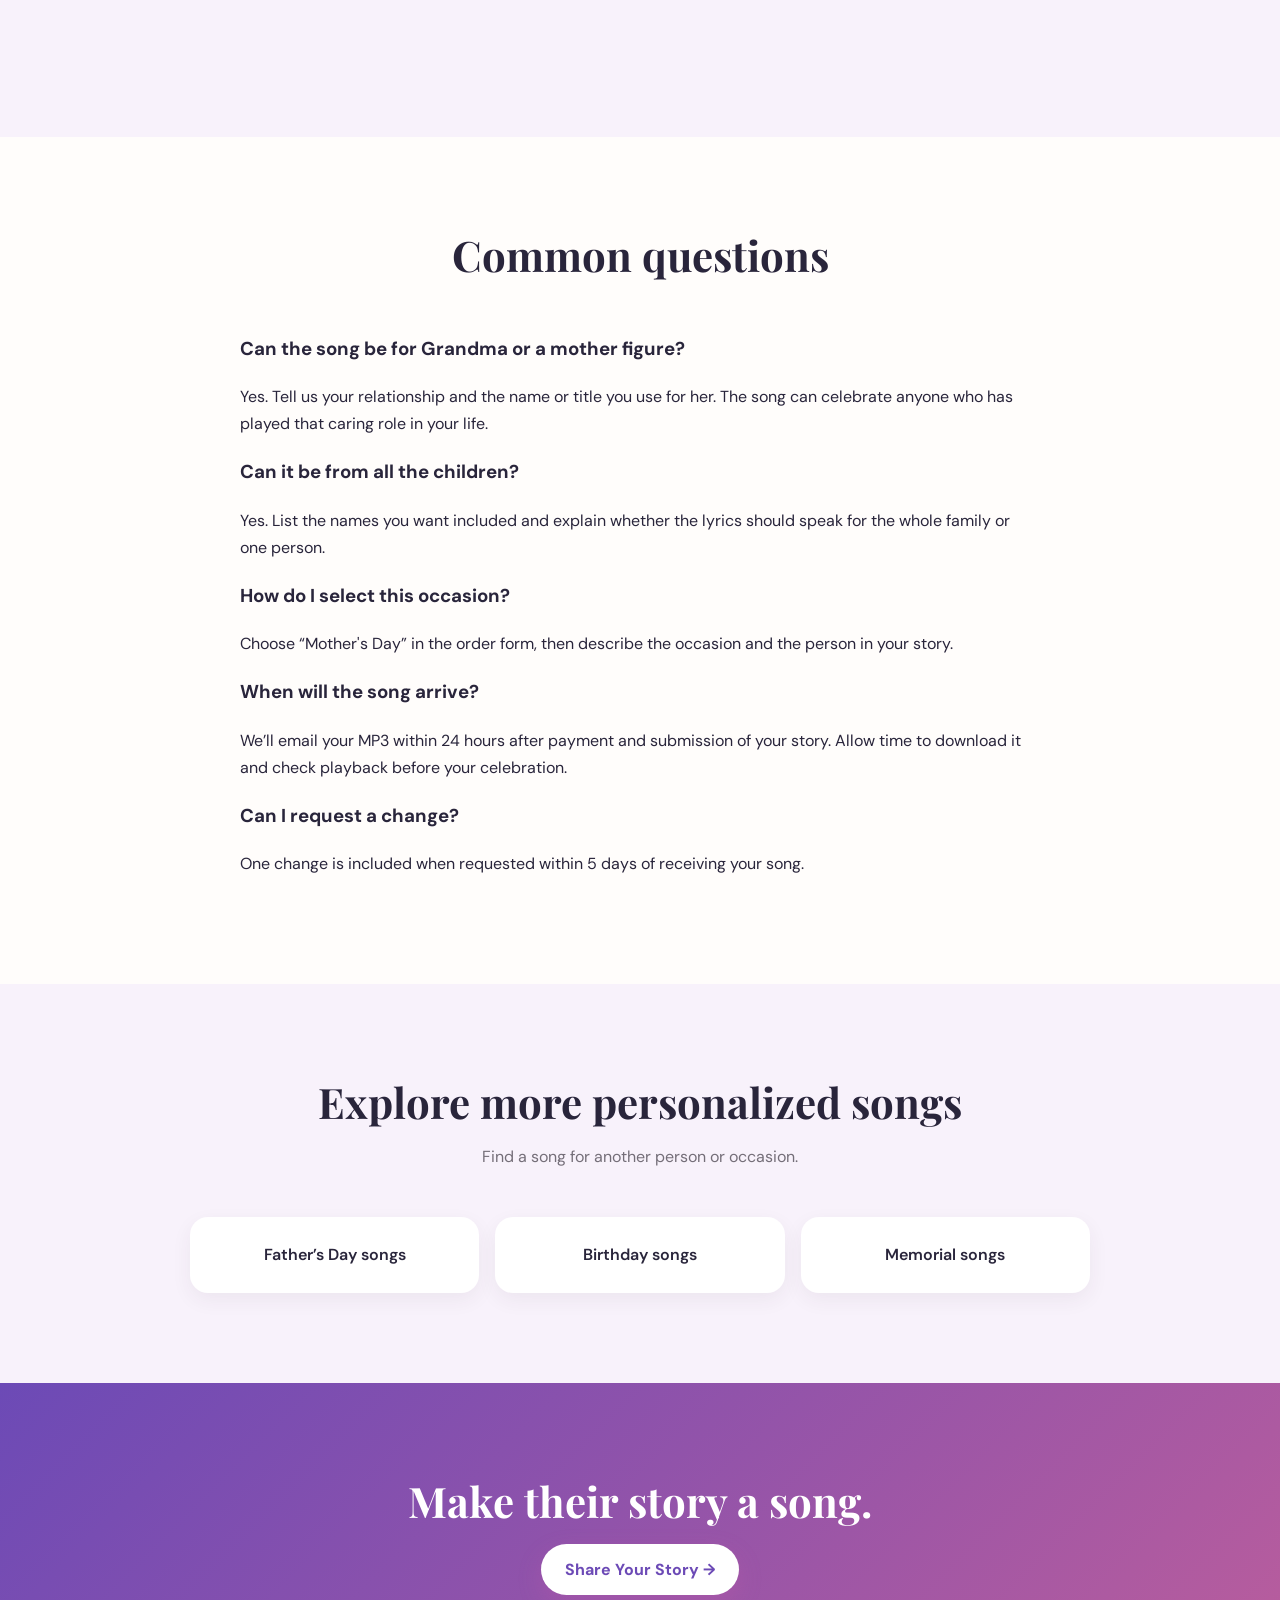
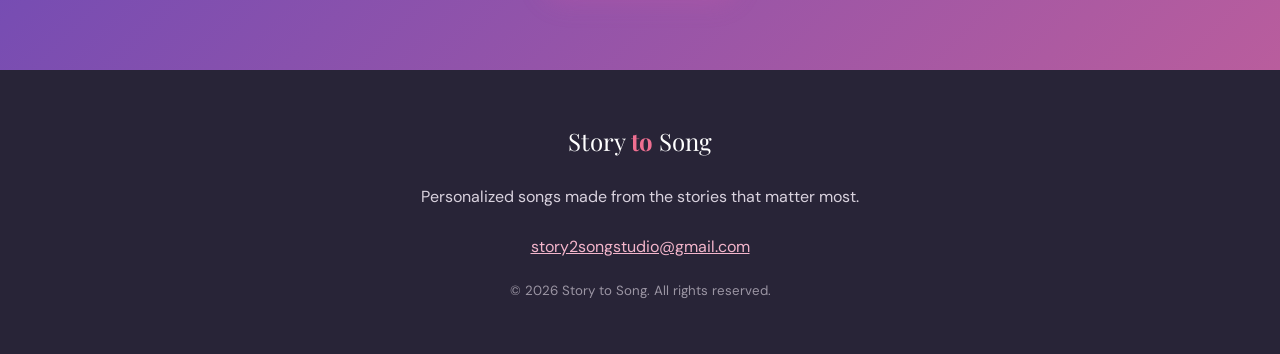
<file: mothers-day-songs.html>
<!doctype html><html lang="en"><head><meta charset="utf-8"><meta name="viewport" content="width=device-width,initial-scale=1"><title>Personalized Mother's Day Songs | Story to Song</title><meta name="description" content="Give a personalized Mother’s Day song inspired by names and memories. $24.99 for a limited time, emailed within 24 hours after payment and story submission."><link rel="canonical" href="https://story-to-song-1.vercel.app/mothers-day-songs.html"><meta property="og:type" content="website"><meta property="og:title" content="Personalized Mother's Day Songs | Story to Song"><meta property="og:description" content="Give a personalized Mother’s Day song inspired by names and memories. $24.99 for a limited time, emailed within 24 hours after payment and story submission."><meta property="og:url" content="https://story-to-song-1.vercel.app/mothers-day-songs.html"><meta property="og:image" content="https://story-to-song-1.vercel.app/Screenshot_20261009_060913_ChatGPT.jpg"><meta name="twitter:card" content="summary_large_image"><link rel="preconnect" href="https://fonts.googleapis.com"><link rel="preconnect" href="https://fonts.gstatic.com" crossorigin><link href="https://fonts.googleapis.com/css2?family=DM+Sans:wght@400;500;600;700&amp;family=Playfair+Display:wght@700;800&amp;display=swap" rel="stylesheet"><link rel="stylesheet" href="styles.css"></head><body>
<header class="nav"><a class="brand" href="index.html"><span class="note">♪</span> Story <b>to</b> Song</a><nav><a href="index.html#order" class="pill small">Create My Song</a></nav></header>
<main><section class="hero"><div class="hero-copy"><div class="eyebrow">A PERSONAL THANK-YOU FOR MOM</div><h1>Personalized<br><span>Mother’s Day songs.</span></h1><p><strong>Limited-time offer: $24.99</strong><br>Delivered within 24 hours<br>Delivery by email after payment and submission of your story.</p><p>Give Mom, Grandma, or a mother figure a song inspired by the love, memories, and little things that make her special. Make it a heartfelt thank-you, a happy family tribute, or a playful celebration.</p><div class="actions"><a href="index.html#order" class="pill">Create My Song →</a><a href="sample.html" class="text-link">▶ Hear a song sample</a></div></div><div class="quote"><h2 style="margin-top:0">Say what she means to you</h2><p>Play it over breakfast, send it to her from far away, or gather the family to listen together. Your MP3 arrives by email, ready to download, keep, and share.</p></div></section><section class="section"><div class="section-head"><h2>The details that make it personal</h2></div><div class="steps"><article><h3>Who the song is for</h3><p>Share her name or nickname, how to pronounce it, and whether you call her Mom, Grandma, Nana, or something special. Tell us who the song is from.</p></article><article><h3>The memories she gave you</h3><p>Include family traditions, favorite meals, advice, funny sayings, and moments when she made you feel loved. Small details make a personal tribute.</p></article><article><h3>The message you want to share</h3><p>Tell us what you appreciate most and choose a heartfelt, happy, or playful mood. Let us know any family topics you want included or left out.</p></article></div></section><section class="occasions"><div class="section-head"><h2>A song from the people who care</h2><p style="line-height:1.7">A song can come from one child, siblings, grandchildren, or the whole family. Tell us the names you want mentioned and how each person is connected to her.</p></div></section><section class="section"><div class="section-head"><h2>Common questions</h2></div><div style="max-width:800px;margin:auto;line-height:1.7"><h3>Can the song be for Grandma or a mother figure?</h3><p>Yes. Tell us your relationship and the name or title you use for her. The song can celebrate anyone who has played that caring role in your life.</p><h3>Can it be from all the children?</h3><p>Yes. List the names you want included and explain whether the lyrics should speak for the whole family or one person.</p><h3>How do I select this occasion?</h3><p>Choose “Mother's Day” in the order form, then describe the occasion and the person in your story.</p><h3>When will the song arrive?</h3><p>We’ll email your MP3 within 24 hours after payment and submission of your story. Allow time to download it and check playback before your celebration.</p><h3>Can I request a change?</h3><p>One change is included when requested within 5 days of receiving your song.</p></div></section><section class="occasions" id="related-songs" aria-labelledby="related-songs-heading"><div class="section-head"><h2 id="related-songs-heading">Explore more personalized songs</h2><p>Find a song for another person or occasion.</p></div><div class="chips occasion-cards"><span><a href="fathers-day-songs.html" style="color:inherit">Father’s Day songs</a></span><span><a href="birthday-songs.html" style="color:inherit">Birthday songs</a></span><span><a href="memorial-songs.html" style="color:inherit">Memorial songs</a></span></div></section>
<section class="cta"><div><h2>Make their story a song.</h2><a href="index.html#order" class="pill light">Share Your Story →</a></div></section></main><footer><a class="brand" href="index.html">Story <b>to</b> Song</a><p>Personalized songs made from the stories that matter most.</p><a href="mailto:story2songstudio@gmail.com">story2songstudio@gmail.com</a><small>© 2026 Story to Song. All rights reserved.</small></footer>
</body></html>
</file>
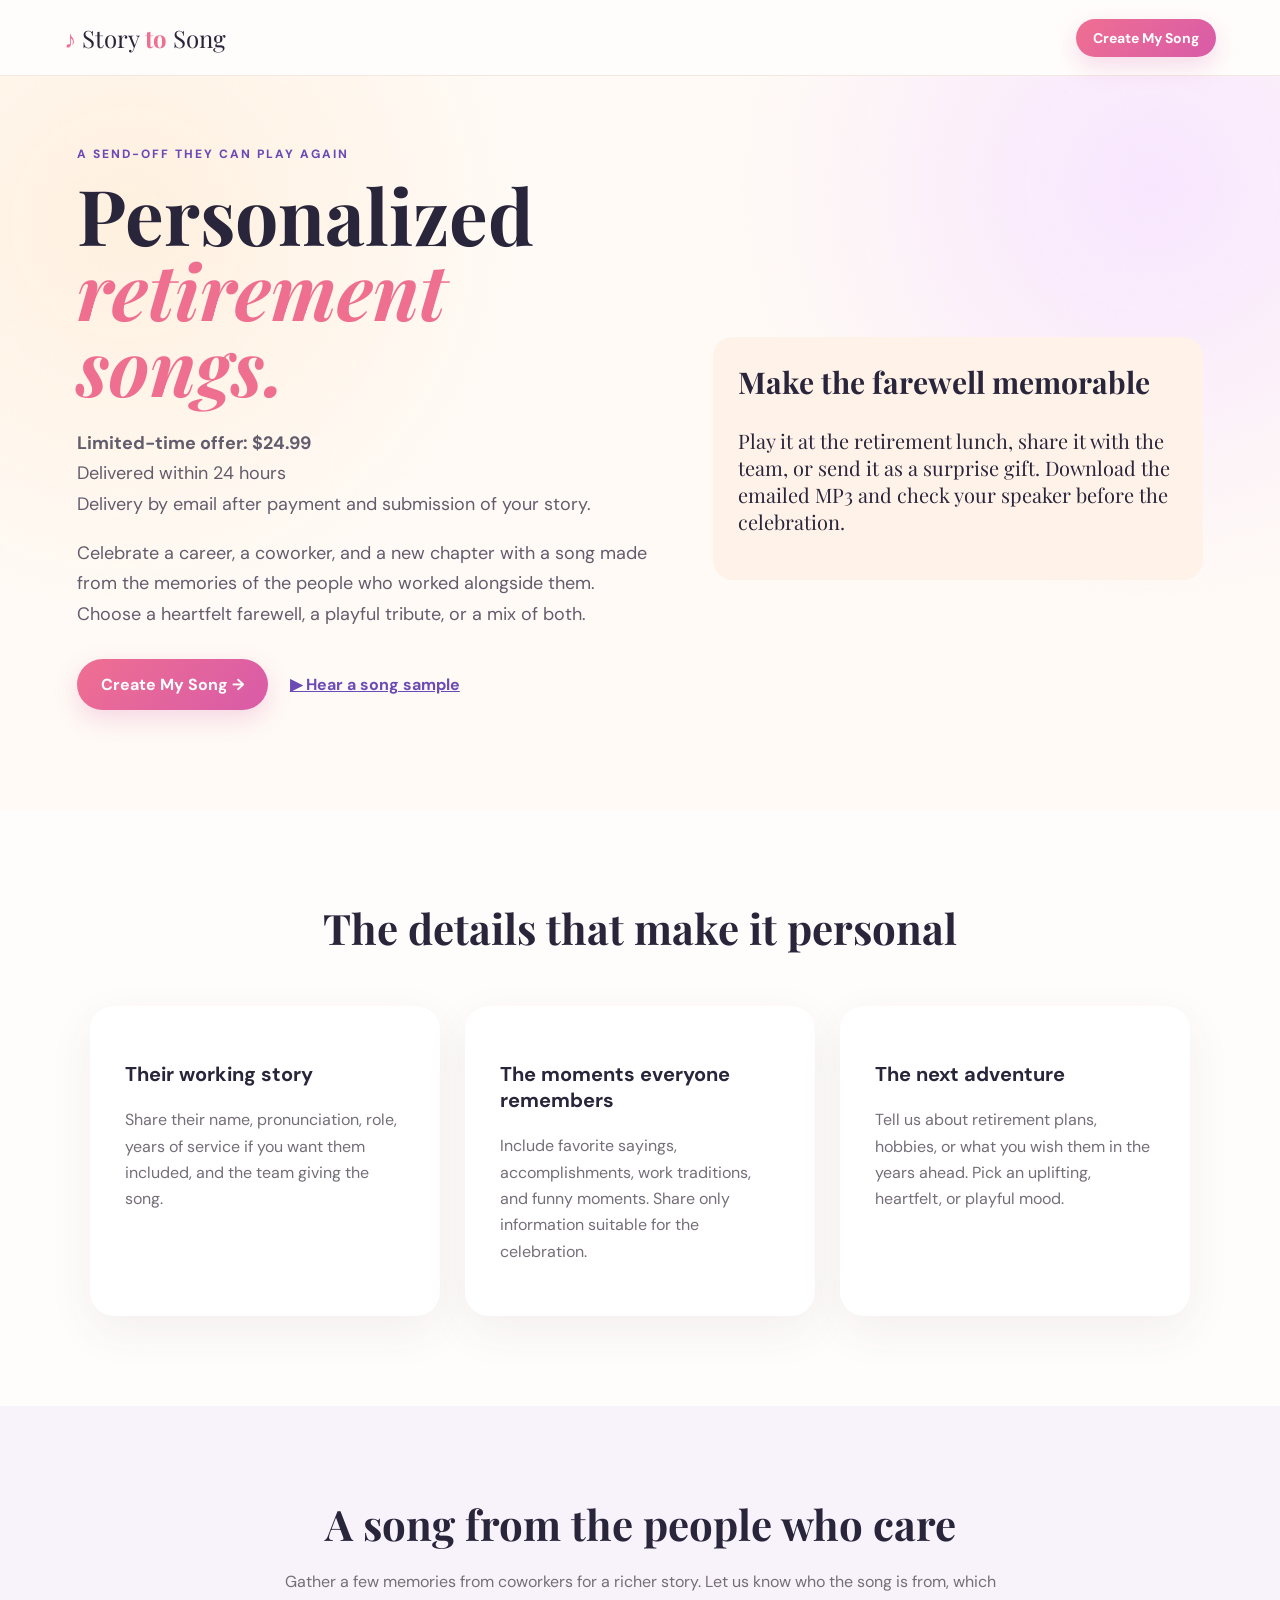
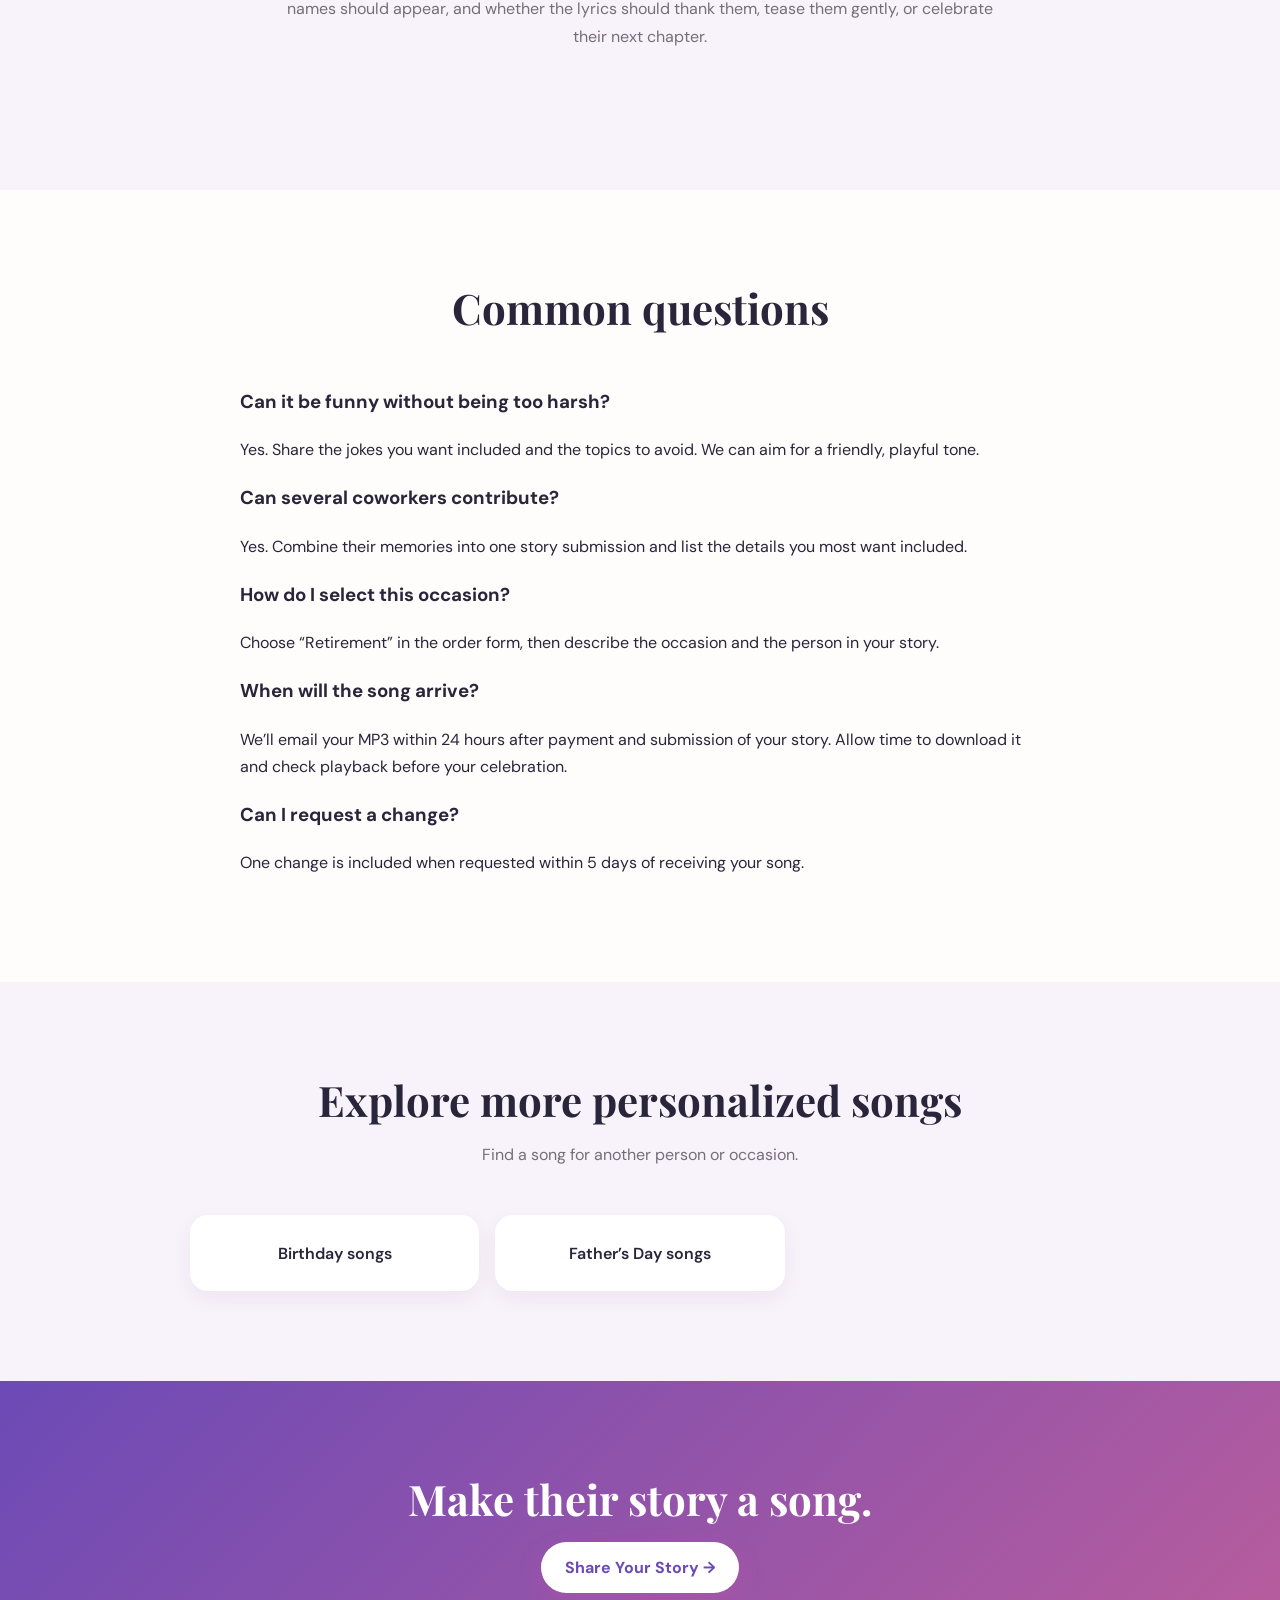
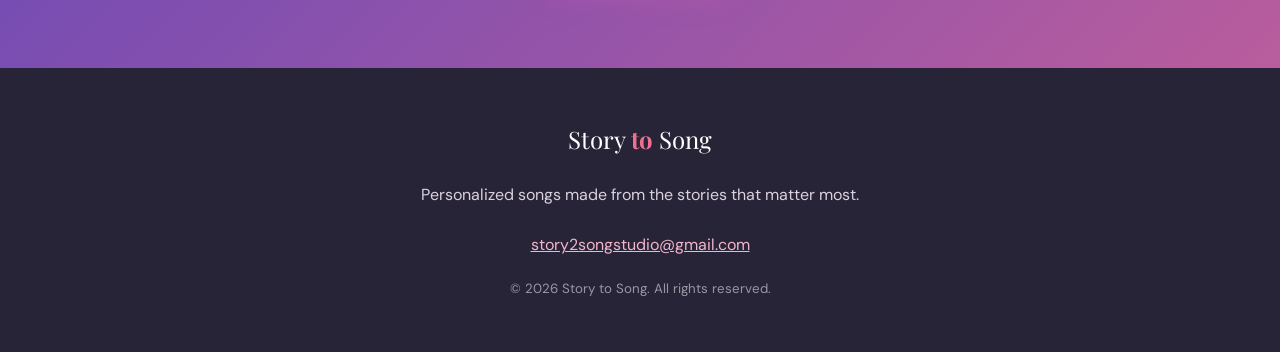
<file: retirement-songs.html>
<!doctype html><html lang="en"><head><meta charset="utf-8"><meta name="viewport" content="width=device-width,initial-scale=1"><title>Personalized Retirement Songs | Story to Song</title><meta name="description" content="Give a personalized retirement song inspired by names and memories. $24.99 for a limited time, emailed within 24 hours after payment and story submission."><link rel="canonical" href="https://story-to-song-1.vercel.app/retirement-songs.html"><meta property="og:type" content="website"><meta property="og:title" content="Personalized Retirement Songs | Story to Song"><meta property="og:description" content="Give a personalized retirement song inspired by names and memories. $24.99 for a limited time, emailed within 24 hours after payment and story submission."><meta property="og:url" content="https://story-to-song-1.vercel.app/retirement-songs.html"><meta property="og:image" content="https://story-to-song-1.vercel.app/Screenshot_20261009_060913_ChatGPT.jpg"><meta name="twitter:card" content="summary_large_image"><link rel="preconnect" href="https://fonts.googleapis.com"><link rel="preconnect" href="https://fonts.gstatic.com" crossorigin><link href="https://fonts.googleapis.com/css2?family=DM+Sans:wght@400;500;600;700&amp;family=Playfair+Display:wght@700;800&amp;display=swap" rel="stylesheet"><link rel="stylesheet" href="styles.css"></head><body>
<header class="nav"><a class="brand" href="index.html"><span class="note">♪</span> Story <b>to</b> Song</a><nav><a href="index.html#order" class="pill small">Create My Song</a></nav></header>
<main><section class="hero"><div class="hero-copy"><div class="eyebrow">A SEND-OFF THEY CAN PLAY AGAIN</div><h1>Personalized<br><span>retirement songs.</span></h1><p><strong>Limited-time offer: $24.99</strong><br>Delivered within 24 hours<br>Delivery by email after payment and submission of your story.</p><p>Celebrate a career, a coworker, and a new chapter with a song made from the memories of the people who worked alongside them. Choose a heartfelt farewell, a playful tribute, or a mix of both.</p><div class="actions"><a href="index.html#order" class="pill">Create My Song →</a><a href="sample.html" class="text-link">▶ Hear a song sample</a></div></div><div class="quote"><h2 style="margin-top:0">Make the farewell memorable</h2><p>Play it at the retirement lunch, share it with the team, or send it as a surprise gift. Download the emailed MP3 and check your speaker before the celebration.</p></div></section><section class="section"><div class="section-head"><h2>The details that make it personal</h2></div><div class="steps"><article><h3>Their working story</h3><p>Share their name, pronunciation, role, years of service if you want them included, and the team giving the song.</p></article><article><h3>The moments everyone remembers</h3><p>Include favorite sayings, accomplishments, work traditions, and funny moments. Share only information suitable for the celebration.</p></article><article><h3>The next adventure</h3><p>Tell us about retirement plans, hobbies, or what you wish them in the years ahead. Pick an uplifting, heartfelt, or playful mood.</p></article></div></section><section class="occasions"><div class="section-head"><h2>A song from the people who care</h2><p style="line-height:1.7">Gather a few memories from coworkers for a richer story. Let us know who the song is from, which names should appear, and whether the lyrics should thank them, tease them gently, or celebrate their next chapter.</p></div></section><section class="section"><div class="section-head"><h2>Common questions</h2></div><div style="max-width:800px;margin:auto;line-height:1.7"><h3>Can it be funny without being too harsh?</h3><p>Yes. Share the jokes you want included and the topics to avoid. We can aim for a friendly, playful tone.</p><h3>Can several coworkers contribute?</h3><p>Yes. Combine their memories into one story submission and list the details you most want included.</p><h3>How do I select this occasion?</h3><p>Choose “Retirement” in the order form, then describe the occasion and the person in your story.</p><h3>When will the song arrive?</h3><p>We’ll email your MP3 within 24 hours after payment and submission of your story. Allow time to download it and check playback before your celebration.</p><h3>Can I request a change?</h3><p>One change is included when requested within 5 days of receiving your song.</p></div></section><section class="occasions" id="related-songs" aria-labelledby="related-songs-heading"><div class="section-head"><h2 id="related-songs-heading">Explore more personalized songs</h2><p>Find a song for another person or occasion.</p></div><div class="chips occasion-cards"><span><a href="birthday-songs.html" style="color:inherit">Birthday songs</a></span><span><a href="fathers-day-songs.html" style="color:inherit">Father’s Day songs</a></span></div></section>
<section class="cta"><div><h2>Make their story a song.</h2><a href="index.html#order" class="pill light">Share Your Story →</a></div></section></main><footer><a class="brand" href="index.html">Story <b>to</b> Song</a><p>Personalized songs made from the stories that matter most.</p><a href="mailto:story2songstudio@gmail.com">story2songstudio@gmail.com</a><small>© 2026 Story to Song. All rights reserved.</small></footer>
</body></html>
</file>
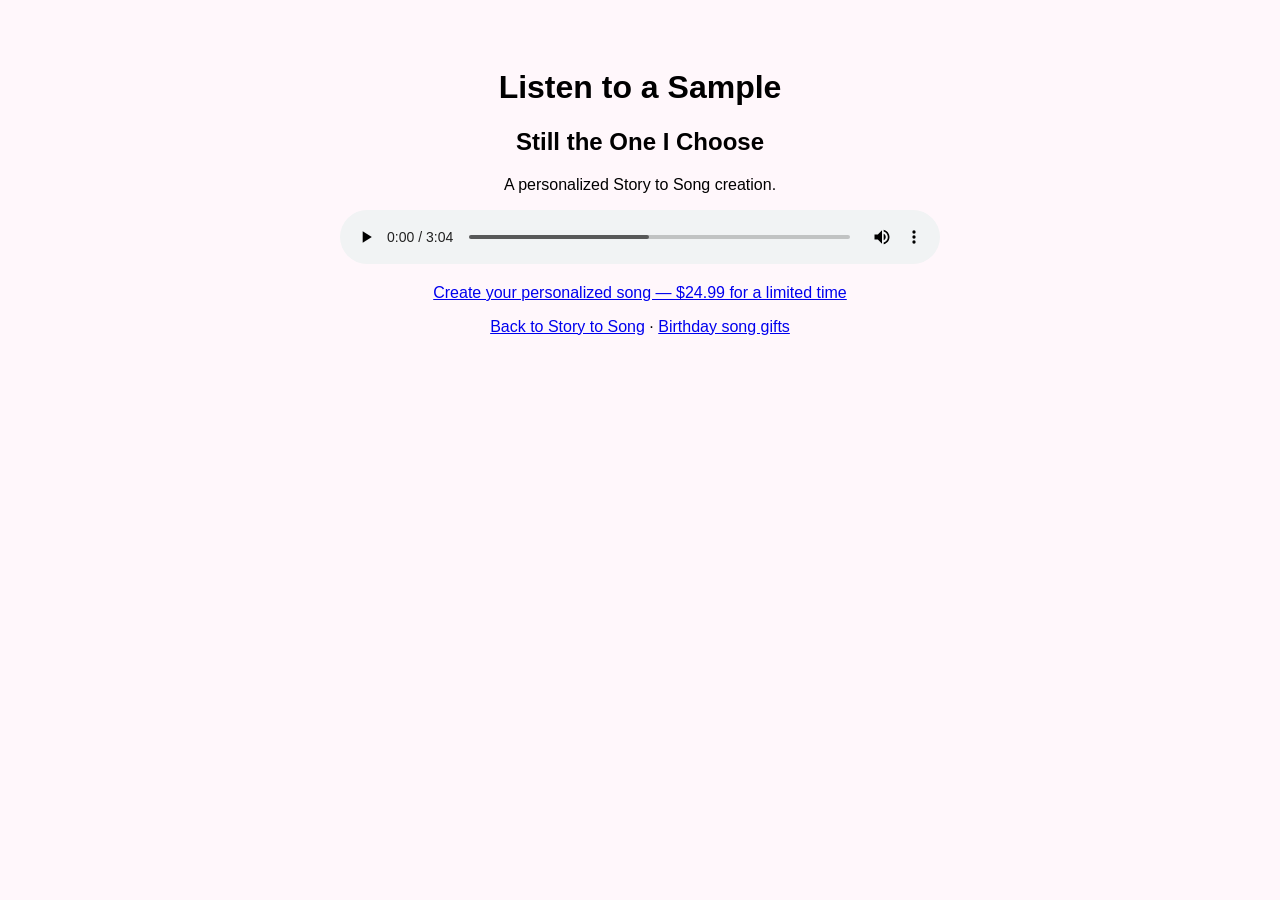
<file: sample.html>
<!DOCTYPE html>
<html lang="en">
<head>
<meta charset="UTF-8">
<meta name="viewport" content="width=device-width, initial-scale=1.0">
<title>Listen to a Personalized Song Sample | Story to Song</title>
<meta name="description" content="Listen to Still the One I Choose, a personalized song from Story to Song. Explore a meaningful musical gift made from your memories.">
<link rel="canonical" href="https://story-to-song-1.vercel.app/sample.html">
</head>
<body style="font-family:Arial,sans-serif;text-align:center;padding:40px;background:#fff7fb;">
<h1>Listen to a Sample</h1>
<h2>Still the One I Choose</h2>
<p>A personalized Story to Song creation.</p>

<audio controls style="width:100%;max-width:600px;">
<source src="Still%20the%20one%20I%20Choose%20(1).mp3" type="audio/mpeg">
Your browser does not support audio playback.
</audio>
<p><a href="index.html#order">Create your personalized song — $24.99 for a limited time</a></p>
<p><a href="index.html">Back to Story to Song</a> · <a href="birthday-songs.html">Birthday song gifts</a></p>
</body>
</html>
</file>
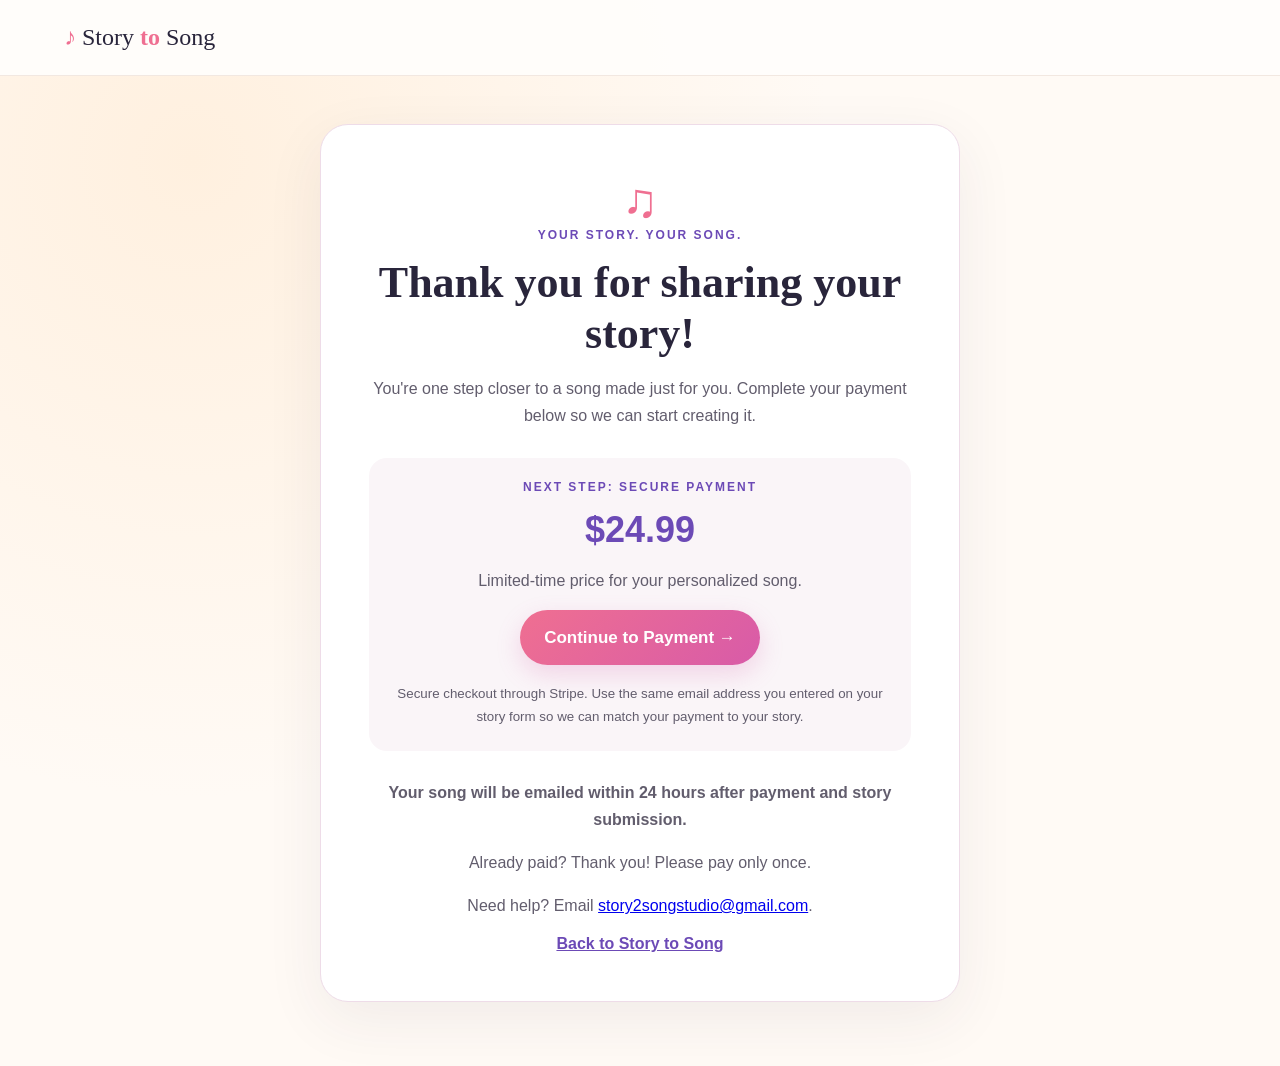
<file: thank-you.html>
<!doctype html>
<html lang="en">
<head>
<meta charset="utf-8">
<meta name="viewport" content="width=device-width,initial-scale=1">
<meta name="robots" content="noindex,follow">
<title>Thank You | Story to Song</title>
<link rel="stylesheet" href="/styles.css?v=20261020-mobile">
<style>
body{min-height:100vh;background:radial-gradient(circle at 15% 15%,#fff0df,transparent 45%),#fffaf5}
main{padding:48px 20px 64px;max-width:680px;margin:auto}
.card{background:white;border:1px solid #eedce8;border-radius:28px;padding:clamp(24px,6vw,48px);text-align:center;box-shadow:0 18px 60px #3b284512}
.symbol{font-size:48px;color:var(--pink)}
h1{font-family:Georgia,serif;font-size:clamp(32px,7vw,44px);line-height:1.15;margin:16px 0}
p{line-height:1.7;color:#625d6d}
.payment{margin:28px 0;padding:22px 18px;background:#faf5f8;border-radius:18px}
.price{font-size:36px;font-weight:800;color:var(--purple);margin:8px 0}
.pill{font-size:17px;line-height:1.5;max-width:100%;white-space:normal}
small{display:block;line-height:1.7;color:#625d6d;margin-top:18px}
.help{overflow-wrap:anywhere}
a:focus-visible{outline:3px solid var(--purple);outline-offset:5px}
</style>
</head>
<body>
<header class="nav"><a class="brand" href="/"><span class="note">♪</span> Story <b>to</b> Song</a></header>
<main>
<div class="card">
<div class="symbol" aria-hidden="true">♫</div>
<div class="eyebrow">YOUR STORY. YOUR SONG.</div>
<h1>Thank you for sharing your story!</h1>
<p>You're one step closer to a song made just for you. Complete your payment below so we can start creating it.</p>
<div class="payment">
<div class="eyebrow">NEXT STEP: SECURE PAYMENT</div>
<div class="price">$24.99</div>
<p>Limited-time price for your personalized song.</p>
<a class="pill" href="https://buy.stripe.com/bJefZi2F82bZdnucUn53O03">Continue to Payment →</a>
<small>Secure checkout through Stripe. Use the same email address you entered on your story form so we can match your payment to your story.</small>
</div>
<p><strong>Your song will be emailed within 24 hours after payment and story submission.</strong></p>
<p>Already paid? Thank you! Please pay only once.</p>
<p class="help">Need help? Email <a href="mailto:story2songstudio@gmail.com">story2songstudio@gmail.com</a>.</p>
<a class="text-link" href="/">Back to Story to Song</a>
</div>
</main>
</body>
</html>
</file>
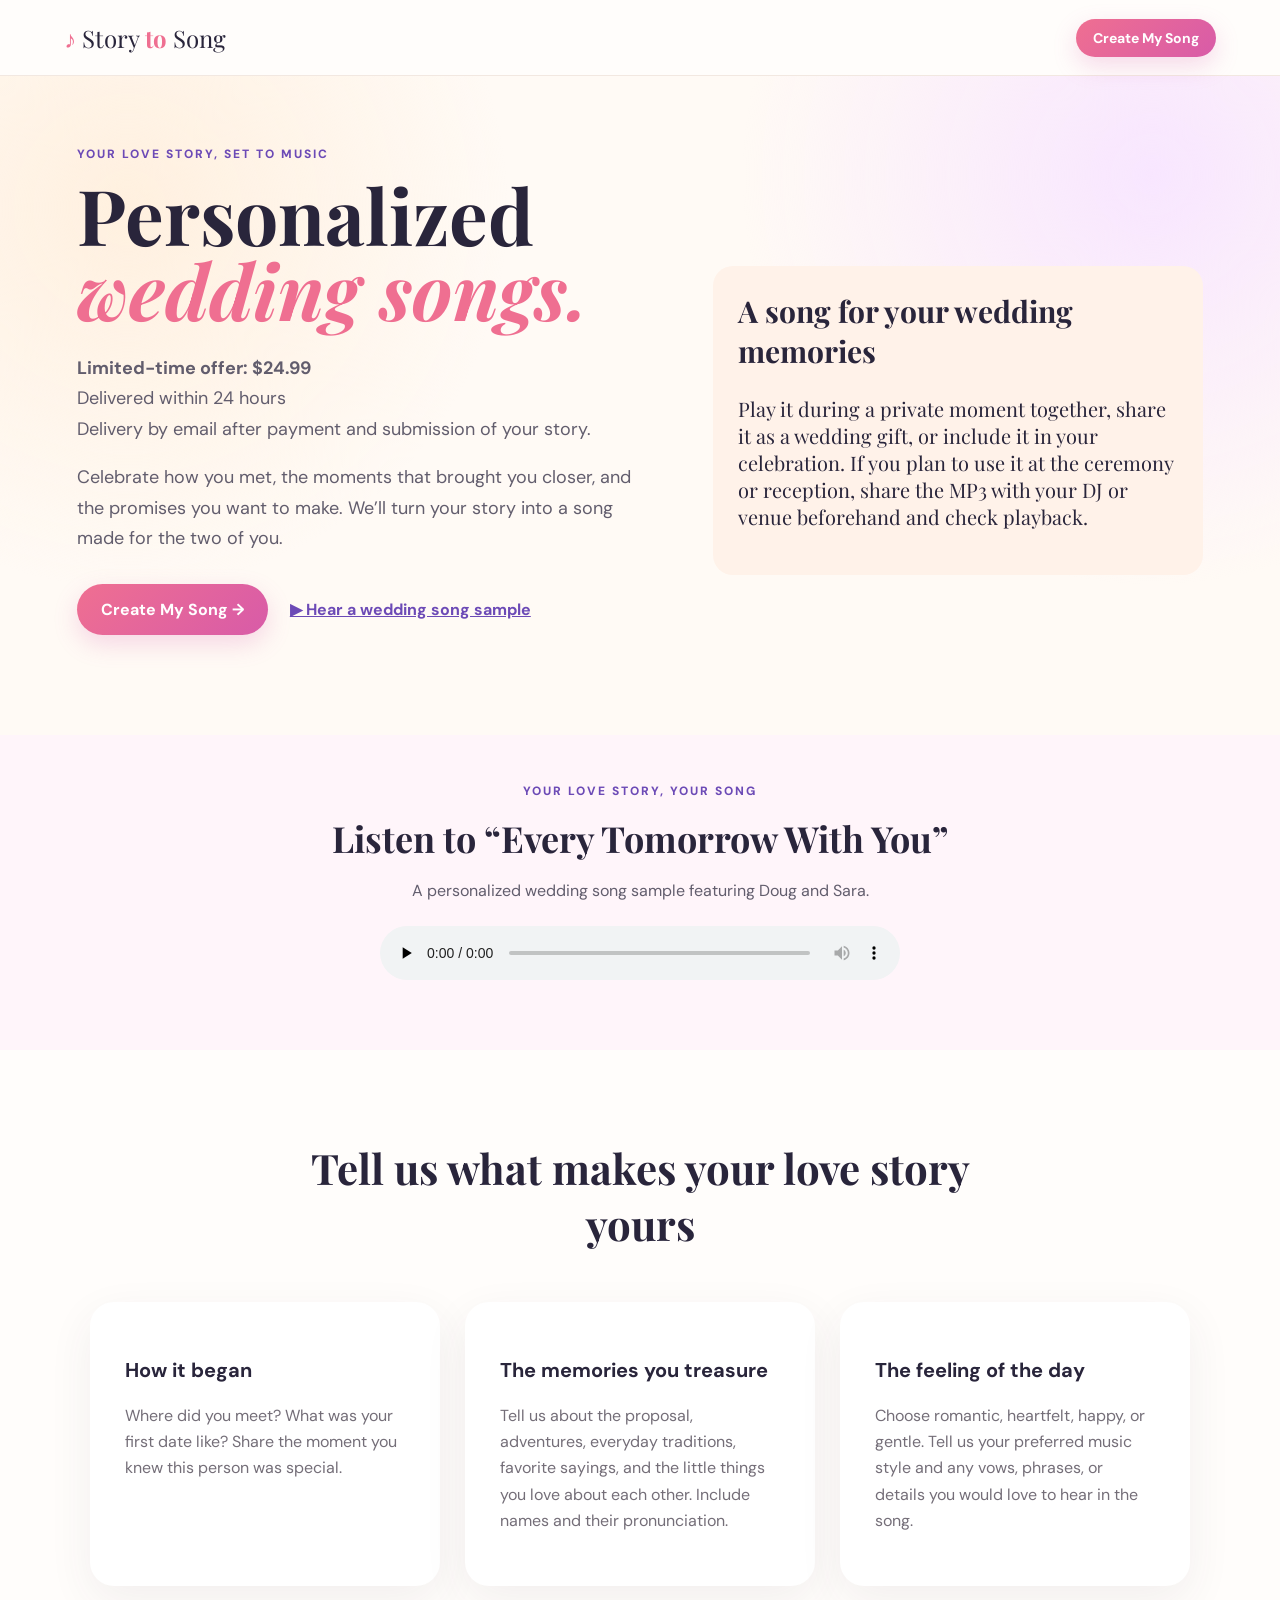
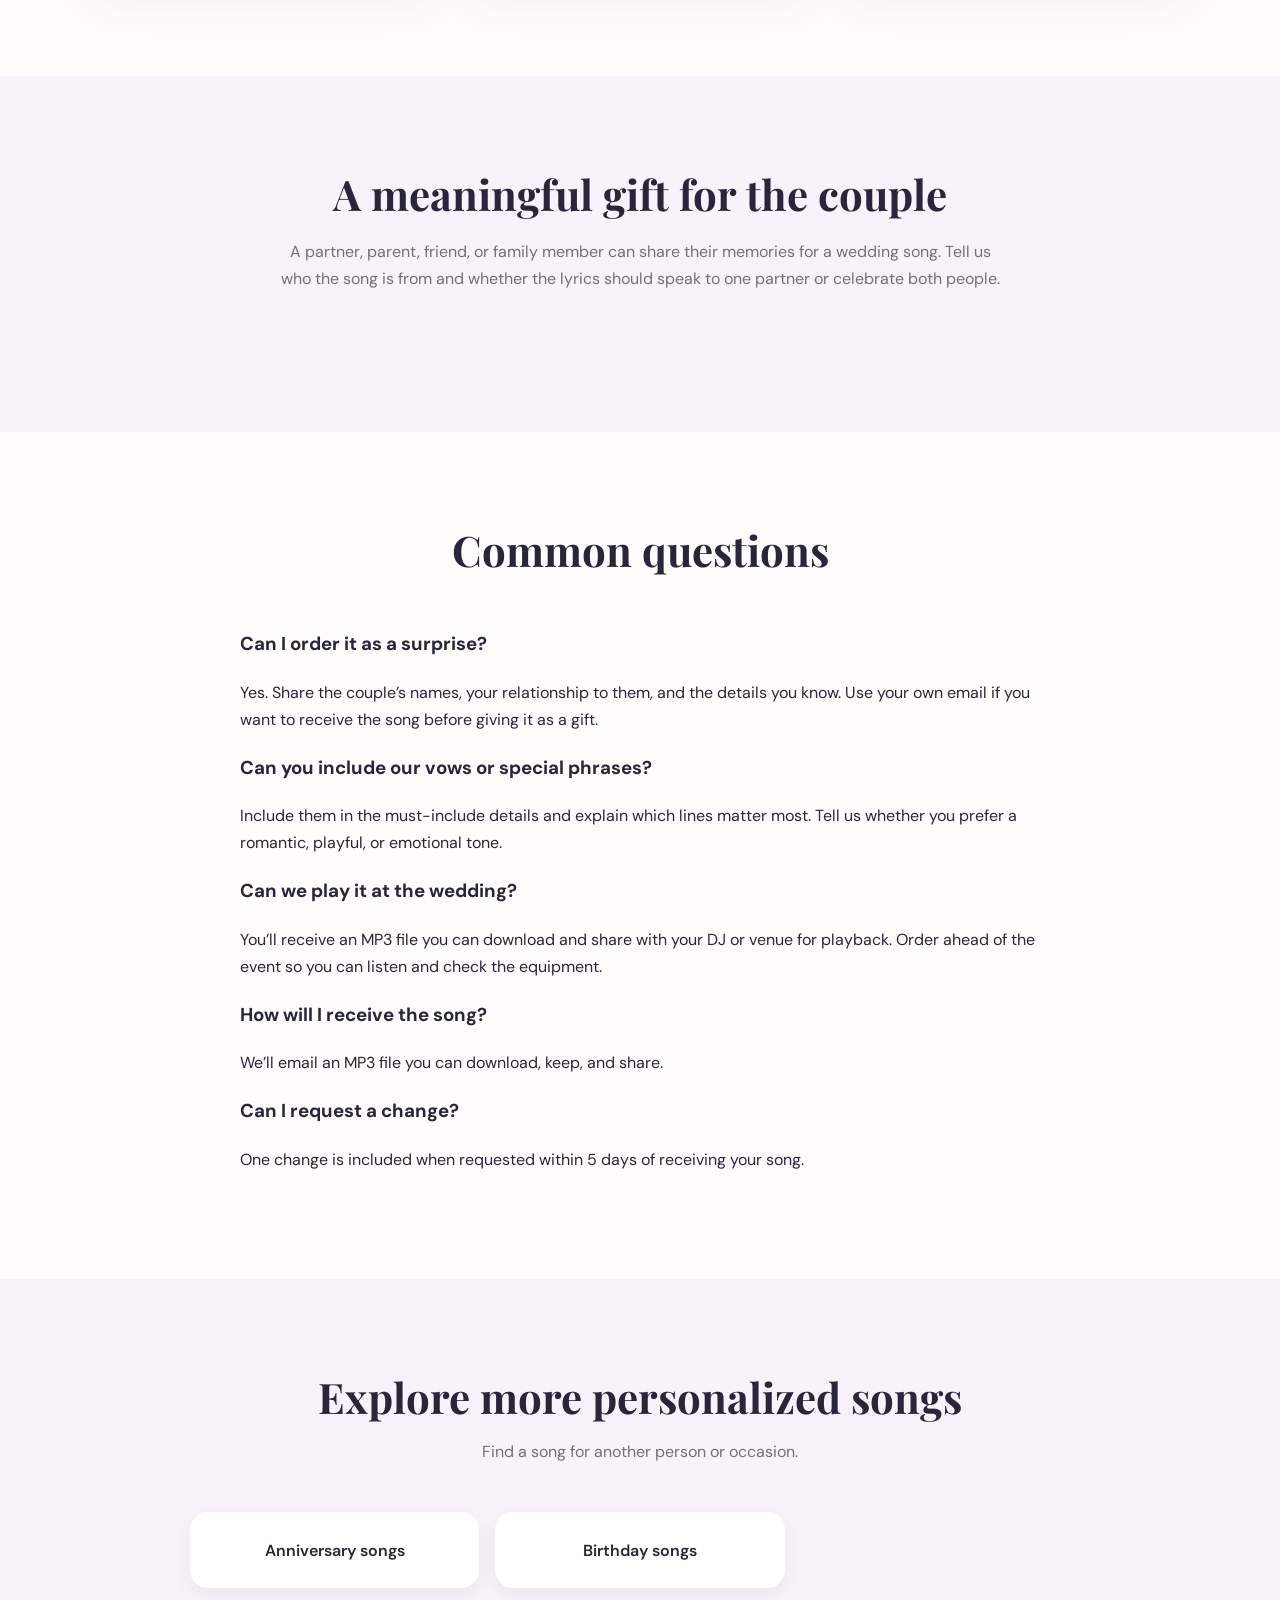
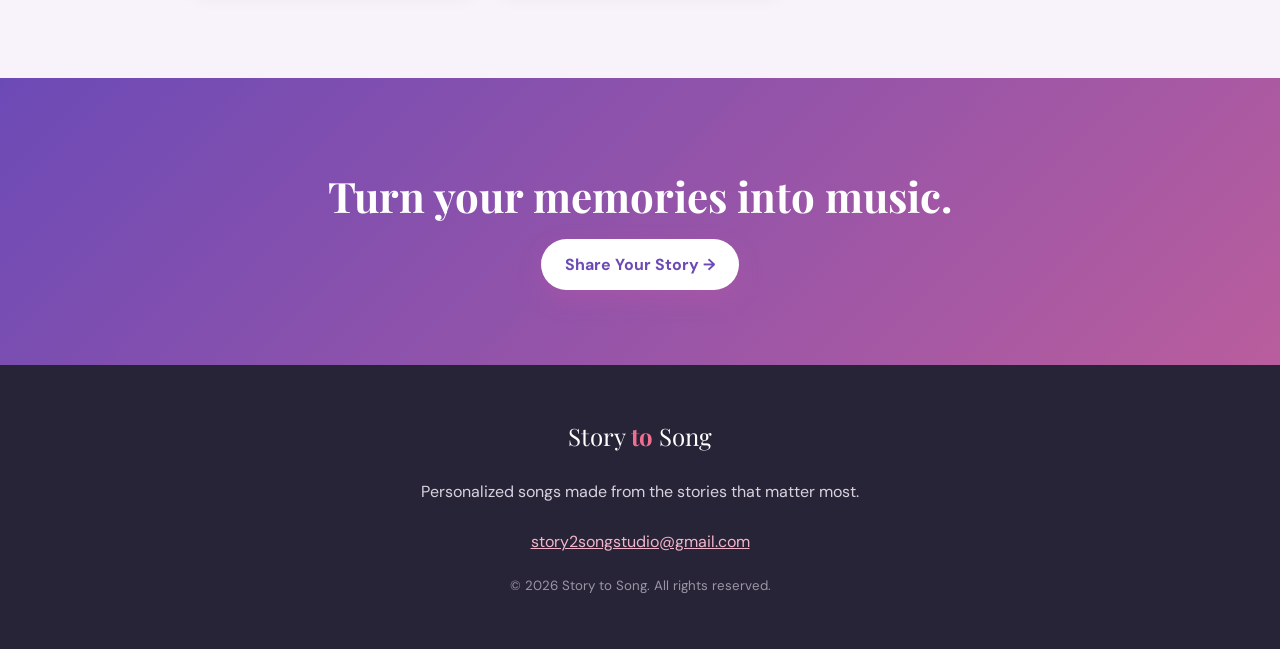
<file: wedding-songs.html>
<!doctype html><html lang="en"><head><meta charset="utf-8"><meta name="viewport" content="width=device-width,initial-scale=1"><title>Personalized Wedding Songs | Story to Song</title><meta name="description" content="Turn your love story into a personalized wedding song for $24.99 for a limited time. Emailed within 24 hours after payment and story submission."><link rel="canonical" href="https://story-to-song-1.vercel.app/wedding-songs.html"><meta property="og:type" content="website"><meta property="og:title" content="Personalized Wedding Songs | Story to Song"><meta property="og:description" content="Turn your love story into a personalized wedding song for $24.99 for a limited time. Emailed within 24 hours after payment and story submission."><meta property="og:url" content="https://story-to-song-1.vercel.app/wedding-songs.html"><meta property="og:image" content="https://story-to-song-1.vercel.app/Screenshot_20261009_060913_ChatGPT.jpg"><meta name="twitter:card" content="summary_large_image"><link rel="preconnect" href="https://fonts.googleapis.com"><link rel="preconnect" href="https://fonts.gstatic.com" crossorigin><link href="https://fonts.googleapis.com/css2?family=DM+Sans:wght@400;500;600;700&amp;family=Playfair+Display:wght@700;800&amp;display=swap" rel="stylesheet"><link rel="stylesheet" href="styles.css"></head><body>
<header class="nav"><a class="brand" href="index.html"><span class="note">♪</span> Story <b>to</b> Song</a><nav><a href="index.html#order" class="pill small">Create My Song</a></nav></header>
<main><section class="hero"><div class="hero-copy"><div class="eyebrow">YOUR LOVE STORY, SET TO MUSIC</div><h1>Personalized<br><span>wedding songs.</span></h1><p><strong>Limited-time offer: $24.99</strong><br>Delivered within 24 hours<br>Delivery by email after payment and submission of your story.</p><p>Celebrate how you met, the moments that brought you closer, and the promises you want to make. We’ll turn your story into a song made for the two of you.</p><div class="actions"><a href="index.html#order" class="pill">Create My Song →</a><a href="#wedding-sample" class="text-link">▶ Hear a wedding song sample</a></div></div><div class="quote"><h2 style="margin-top:0">A song for your wedding memories</h2><p>Play it during a private moment together, share it as a wedding gift, or include it in your celebration. If you plan to use it at the ceremony or reception, share the MP3 with your DJ or venue beforehand and check playback.</p></div></section><section id="wedding-sample" class="sample-preview"><div class="eyebrow">YOUR LOVE STORY, YOUR SONG</div><h2>Listen to “Every Tomorrow With You”</h2><p>A personalized wedding song sample featuring Doug and Sara.</p><audio controls preload="none" style="width:100%;max-width:520px" aria-label="Every Tomorrow With You wedding song sample"><source src="every-tomorrow-with-you.mp3" type="audio/mpeg">Your browser does not support audio playback. <a href="every-tomorrow-with-you.mp3">Listen to the wedding song sample</a>.</audio></section><section class="section"><div class="section-head"><h2>Tell us what makes your love story yours</h2></div><div class="steps"><article><h3>How it began</h3><p>Where did you meet? What was your first date like? Share the moment you knew this person was special.</p></article><article><h3>The memories you treasure</h3><p>Tell us about the proposal, adventures, everyday traditions, favorite sayings, and the little things you love about each other. Include names and their pronunciation.</p></article><article><h3>The feeling of the day</h3><p>Choose romantic, heartfelt, happy, or gentle. Tell us your preferred music style and any vows, phrases, or details you would love to hear in the song.</p></article></div></section><section class="occasions"><div class="section-head"><h2>A meaningful gift for the couple</h2><p style="line-height:1.7">A partner, parent, friend, or family member can share their memories for a wedding song. Tell us who the song is from and whether the lyrics should speak to one partner or celebrate both people.</p></div></section><section class="section"><div class="section-head"><h2>Common questions</h2></div><div style="max-width:800px;margin:auto;line-height:1.7"><h3>Can I order it as a surprise?</h3><p>Yes. Share the couple’s names, your relationship to them, and the details you know. Use your own email if you want to receive the song before giving it as a gift.</p><h3>Can you include our vows or special phrases?</h3><p>Include them in the must-include details and explain which lines matter most. Tell us whether you prefer a romantic, playful, or emotional tone.</p><h3>Can we play it at the wedding?</h3><p>You’ll receive an MP3 file you can download and share with your DJ or venue for playback. Order ahead of the event so you can listen and check the equipment.</p><h3>How will I receive the song?</h3><p>We’ll email an MP3 file you can download, keep, and share.</p><h3>Can I request a change?</h3><p>One change is included when requested within 5 days of receiving your song.</p></div></section><section class="occasions" id="related-songs" aria-labelledby="related-songs-heading"><div class="section-head"><h2 id="related-songs-heading">Explore more personalized songs</h2><p>Find a song for another person or occasion.</p></div><div class="chips occasion-cards"><span><a href="anniversary-songs.html" style="color:inherit">Anniversary songs</a></span><span><a href="birthday-songs.html" style="color:inherit">Birthday songs</a></span></div></section>
<section class="cta"><div><h2>Turn your memories into music.</h2><a href="index.html#order" class="pill light">Share Your Story →</a></div></section></main><footer><a class="brand" href="index.html">Story <b>to</b> Song</a><p>Personalized songs made from the stories that matter most.</p><a href="mailto:story2songstudio@gmail.com">story2songstudio@gmail.com</a><small>© 2026 Story to Song. All rights reserved.</small></footer>
</body></html>
</file>
<file: styles.css>
:root{--ink:#29253b;--purple:#6c4ab6;--pink:#ef6f91;--peach:#ffb58d;--cream:#fff9f2;--yellow:#ffd66b;--mint:#bfe7d1}*{box-sizing:border-box}html{scroll-behavior:smooth}body{margin:0;font-family:'DM Sans',sans-serif;color:var(--ink);background:#fffdfb}.nav{height:76px;display:flex;align-items:center;justify-content:space-between;padding:0 max(5vw,24px);background:rgba(255,253,251,.94);position:sticky;top:0;z-index:10;border-bottom:1px solid #f2e8e1}.brand{font-family:'Playfair Display',serif;font-size:24px;text-decoration:none;color:var(--ink)}.brand b,.note{color:var(--pink)}nav{display:flex;gap:28px;align-items:center}nav a{color:var(--ink);text-decoration:none;font-weight:600;font-size:14px}.pill{display:inline-block;border:0;border-radius:999px;background:linear-gradient(135deg,var(--pink),#d85ba8);color:#fff!important;text-decoration:none;padding:15px 24px;font-weight:700;box-shadow:0 9px 25px rgba(216,91,168,.22);cursor:pointer}.pill.small{padding:10px 17px}.hero{min-height:650px;padding:70px max(6vw,28px);display:grid;grid-template-columns:1.08fr .92fr;align-items:center;gap:60px;background:radial-gradient(circle at 10% 20%,#fff0df,transparent 30%),radial-gradient(circle at 90% 15%,#f8e6ff,transparent 32%),#fffaf5}.eyebrow{font-size:12px;font-weight:800;letter-spacing:2px;color:var(--purple);margin-bottom:15px}.hero h1,.section h2,.occasions h2,.order h2,.cta h2{font-family:'Playfair Display',serif}.hero h1{font-size:clamp(46px,6vw,78px);line-height:.98;margin:0 0 25px}.hero h1 span{color:var(--pink);font-style:italic}.hero-copy>p{font-size:18px;line-height:1.7;max-width:620px;color:#625d6d}.actions{display:flex;gap:22px;align-items:center;margin:30px 0}.text-link{color:var(--purple);font-weight:700}.trust{display:flex;gap:20px;flex-wrap:wrap;font-size:13px;color:#746d7e}.art-card{height:500px;max-width:510px;border-radius:34px;background:linear-gradient(145deg,#ffe1ca,#f4cde7);position:relative;overflow:hidden;box-shadow:0 25px 70px rgba(76,49,85,.18)}.sun{position:absolute;width:290px;height:290px;border-radius:50%;background:#ffd46e;right:-40px;top:-45px}.record{position:absolute;width:300px;height:300px;border-radius:50%;background:repeating-radial-gradient(circle,#29253b 0 7px,#353047 8px 13px);left:55px;top:85px;box-shadow:0 22px 45px #7f607744}.record:after{content:'';position:absolute;inset:96px;border-radius:50%;background:var(--pink);border:10px solid #f39db2}.label{position:absolute;z-index:2;left:116px;top:119px;text-align:center;font-size:13px;font-weight:800;color:#fff}.float{position:absolute;font-size:34px;color:#fff;text-shadow:0 5px 15px #6e4c7144}.f1{right:52px;top:130px}.f2{right:72px;top:230px}.f3{left:35px;top:55px}.caption{position:absolute;left:35px;right:35px;bottom:25px;background:#fffdfbea;border-radius:18px;padding:17px 20px}.caption span{color:#756d79;font-size:13px}.section,.occasions,.order{padding:90px max(6vw,28px)}.section-head{text-align:center;max-width:720px;margin:0 auto 50px}.section-head h2,.order h2{font-size:42px;margin:0 0 15px}.section-head p{color:#746e78}.steps{display:grid;grid-template-columns:repeat(3,1fr);gap:25px;max-width:1100px;margin:auto}.steps article{padding:35px;border-radius:24px;background:#fff;box-shadow:0 15px 45px #44334212;position:relative}.icon{font-size:31px}.num{position:absolute;right:28px;top:30px;font-weight:800;color:#e8dce7}.steps h3{font-size:20px}.steps p{line-height:1.65;color:#746e78}.occasions{background:#f8f2fb}.chips{display:flex;flex-wrap:wrap;justify-content:center;gap:14px;max-width:900px;margin:auto}.chips span{background:white;padding:14px 20px;border-radius:999px;box-shadow:0 7px 20px #44334210;font-weight:600}.order{display:grid;grid-template-columns:.75fr 1.25fr;gap:60px;max-width:1250px;margin:auto}.order-intro p{line-height:1.7;color:#746e78}.quote{margin-top:30px;padding:25px;border-radius:20px;background:#fff2e9;font-family:'Playfair Display',serif;font-size:20px}.form{display:grid;grid-template-columns:1fr 1fr;gap:20px;background:#fff;padding:34px;border-radius:28px;box-shadow:0 18px 60px #3b28451a}.form label{font-weight:700;font-size:13px}.form input,.form select,.form textarea{display:block;width:100%;margin-top:8px;padding:14px;border:1px solid #e9dde5;border-radius:12px;background:#fffdfd;font:inherit;color:var(--ink);outline:none}.form input:focus,.form select:focus,.form textarea:focus{border-color:#c693c5;box-shadow:0 0 0 3px #f4e6f4}.full{grid-column:1/-1}.form-note{font-size:12px;line-height:1.6;color:#766e79;background:#faf5f8;padding:15px;border-radius:12px}.submit{grid-column:1/-1;font-size:16px}.cta{padding:75px 25px;text-align:center;background:linear-gradient(135deg,#6c4ab6,#b95d9d);color:#fff}.cta>div{max-width:760px;margin:auto}.cta>div>span{font-size:35px}.cta h2{font-size:42px;margin:15px}.cta p{opacity:.88;margin-bottom:28px}.light{background:#fff;color:var(--purple)!important}footer{text-align:center;padding:55px 25px;background:#282437;color:#d9d2de;display:flex;flex-direction:column;align-items:center;gap:13px}footer .brand{color:#fff}footer a{color:#f3b5cb}footer small{opacity:.65;margin-top:12px}@media(max-width:820px){nav>a:not(.pill){display:none}.hero{grid-template-columns:1fr;padding-top:45px}.hero-copy{text-align:center}.hero-copy>p{margin-left:auto;margin-right:auto}.actions,.trust{justify-content:center}.art-card{width:100%;height:420px;margin:auto}.record{transform:scale(.82);transform-origin:left top}.steps{grid-template-columns:1fr}.order{grid-template-columns:1fr}.order-intro{text-align:center}.form{grid-template-columns:1fr}.form label,.full,.submit{grid-column:1}.section,.occasions,.order{padding-top:65px;padding-bottom:65px}}@media(max-width:470px){.nav{padding:0 16px}.brand{font-size:20px}.pill.small{font-size:12px;padding:9px 12px}.hero{padding-left:20px;padding-right:20px}.hero h1{font-size:46px}.actions{flex-direction:column}.art-card{height:360px}.record{left:18px;top:58px;transform:scale(.72)}.caption{left:18px;right:18px}.form{padding:22px}.section-head h2,.order h2,.cta h2{font-size:34px}}

/* Order form sections and price summary */
.price-card{margin:24px 0;padding:26px;border:1px solid #eedce8;border-radius:24px;background:linear-gradient(145deg,#fff2e9,#faf0fc);box-shadow:0 10px 30px #4433420d}
.price-card .eyebrow{display:block;letter-spacing:1.2px}
.price-amount{font-size:44px;font-weight:800;color:var(--purple);line-height:1.1}
.price-card p{margin:12px 0}
.price-card ul{padding-left:20px;margin-bottom:0;color:#625d6d;line-height:1.7}
.price-card li+li{margin-top:10px}
.form-section-heading{display:flex;align-items:center;gap:12px;padding:16px 0 4px;border-top:1px solid #eee2eb}
.form-section-heading span{display:flex;align-items:center;justify-content:center;width:32px;height:32px;flex-shrink:0;border-radius:50%;background:#f3e6f8;color:var(--purple);font-weight:800}
.form-section-heading h3{margin:0;font-size:19px}
.form label{font-size:14px;line-height:1.5}
.form label small{display:block;margin-top:7px;font-size:12px;line-height:1.5;font-weight:400;color:#746e78}
.form textarea{resize:vertical}
.form :is(input,select,textarea){font-size:16px}
@media(max-width:820px){.price-card{text-align:left;max-width:520px;margin:24px auto}.form{gap:22px}.form-section-heading{scroll-margin-top:90px}}

/* Homepage sample and easier occasion browsing */
.sample-preview{padding:48px 24px;text-align:center;background:#fff5fa}
.sample-preview h2{font-family:'Playfair Display',serif;font-size:clamp(25px,4vw,36px);margin:10px 0}
.sample-preview p{color:#625d6d;line-height:1.6}
.sample-preview audio{display:block;width:100%;max-width:600px;margin:22px auto}
.sample-preview a{color:var(--purple);font-weight:700}
.occasion-cards{display:grid;grid-template-columns:repeat(3,minmax(0,1fr));gap:16px}
.occasion-cards span{padding:0;border-radius:18px;text-align:center}
.occasion-cards span>a{display:flex;align-items:center;justify-content:center;min-height:76px;padding:18px;text-decoration:none!important;border-radius:18px}
.occasion-cards span:not(:has(a)){padding:22px 18px;display:flex;align-items:center;justify-content:center}
.occasion-cards a:hover{background:#fff0f5}
.occasion-cards a:focus-visible,.optional-details summary:focus-visible{outline:3px solid var(--purple);outline-offset:3px}
.optional-details{background:#faf5f8;border:1px solid #eee2eb;border-radius:16px;padding:18px}
.optional-details summary{font-size:15px;font-weight:700;cursor:pointer;line-height:1.5;min-height:30px}
.optional-details>p{font-size:13px;color:#746e78;line-height:1.6}
.optional-fields{display:grid;grid-template-columns:1fr 1fr;gap:20px}
@media(max-width:820px){.optional-fields{grid-template-columns:1fr}.optional-fields label{grid-column:1}}
@media(max-width:470px){.occasion-cards{grid-template-columns:repeat(2,minmax(0,1fr));gap:12px}.occasion-cards span>a{min-height:86px;padding:14px;font-size:14px}.sample-preview{padding:38px 20px}}

/* Keep navigation clear of the order form on small screens. */
html{scroll-padding-top:92px}
.form{min-width:0}
.form>*,.optional-fields>*{min-width:0}
.form-note{overflow-wrap:anywhere}
.submit{white-space:normal;line-height:1.5}
#orderFallback label{display:block;margin-top:14px}
#orderFallback button{padding:10px 14px;border:1px solid #d8c8d5;border-radius:10px;background:#fff;font:inherit;color:var(--ink);cursor:pointer}
#storyCopy{font-weight:400;line-height:1.5}
@media(max-width:820px){
  html{scroll-padding-top:16px}
  .nav{position:static;height:auto;min-height:76px;padding-top:14px;padding-bottom:14px;gap:12px;flex-wrap:wrap;background:#fffdfb}
  .nav .brand{line-height:1.3}
  .nav nav{margin-left:auto}
  .form,.optional-fields{grid-template-columns:minmax(0,1fr)}
  .form-section-heading{scroll-margin-top:16px}
}
@media(max-width:470px){
  .order{padding-left:16px;padding-right:16px}
  .form{padding:20px;gap:20px}
  .submit{width:100%;padding:16px 18px}
}
</file>
